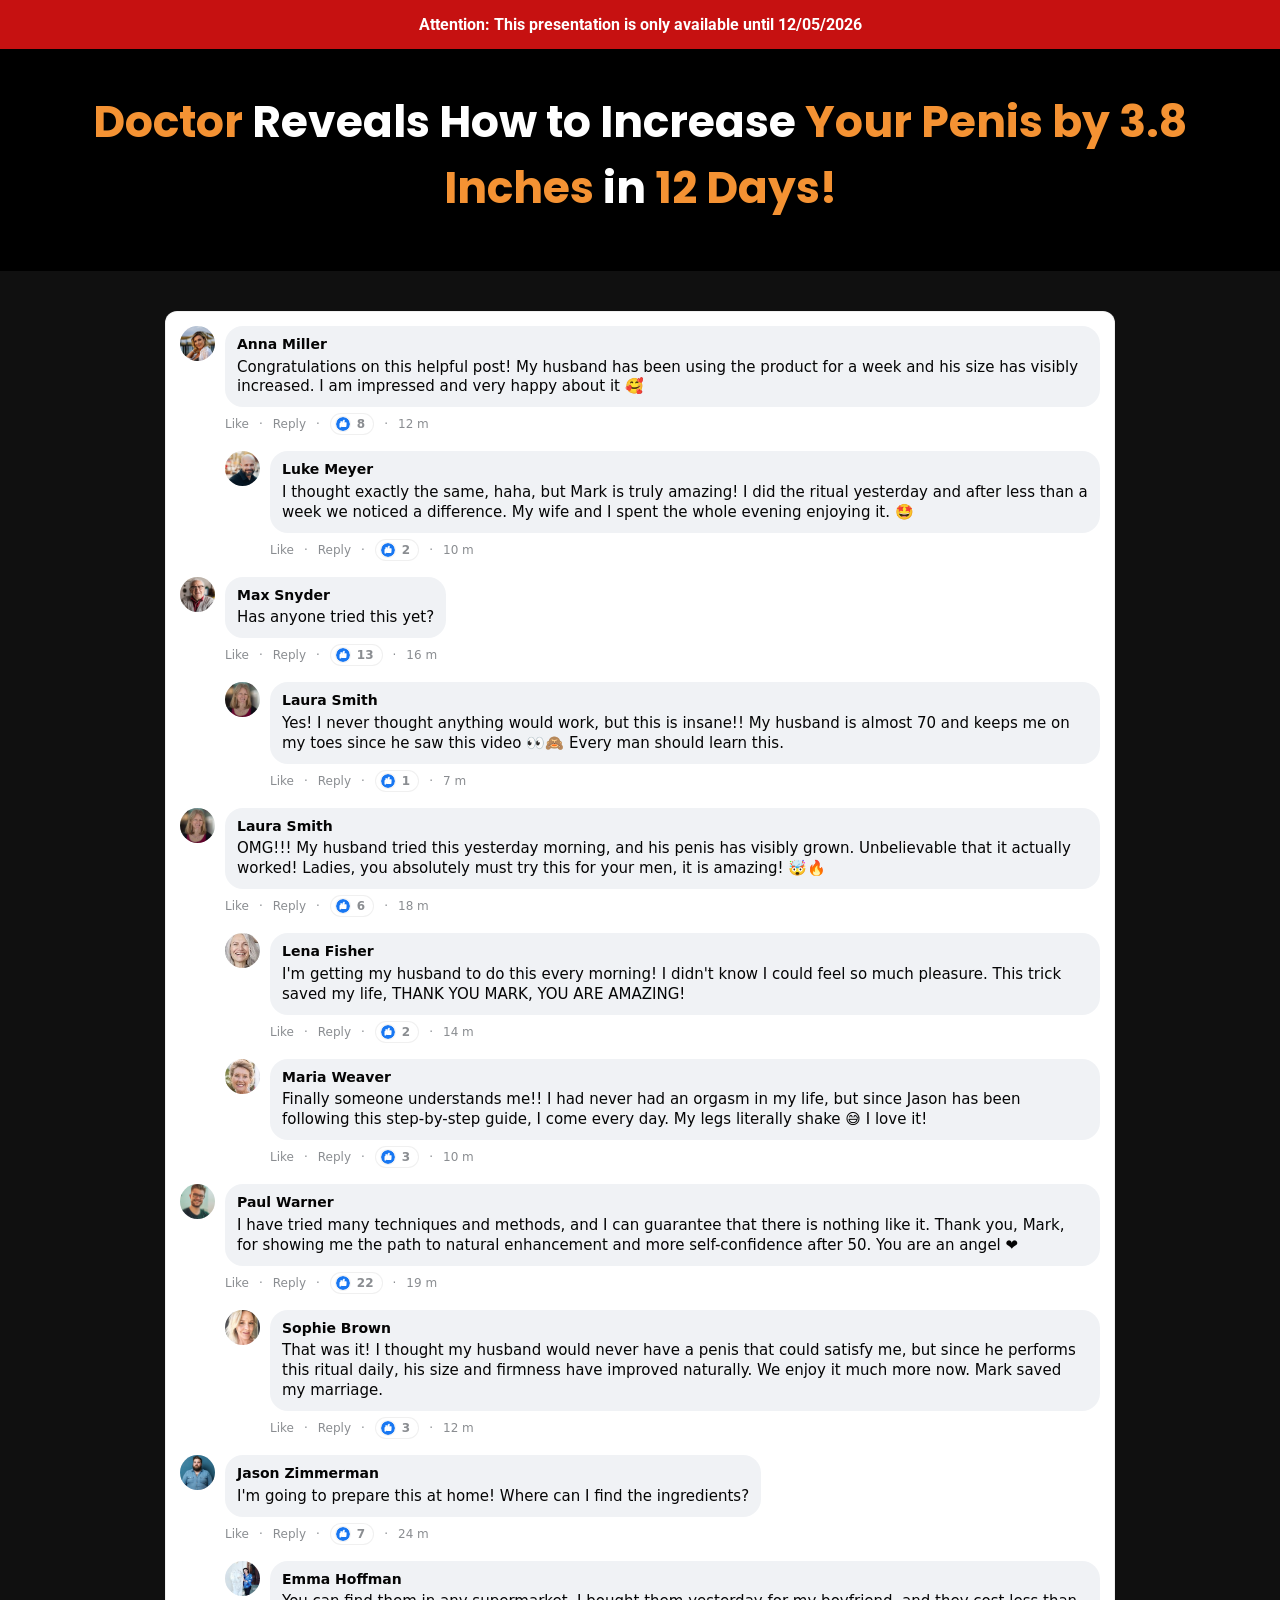
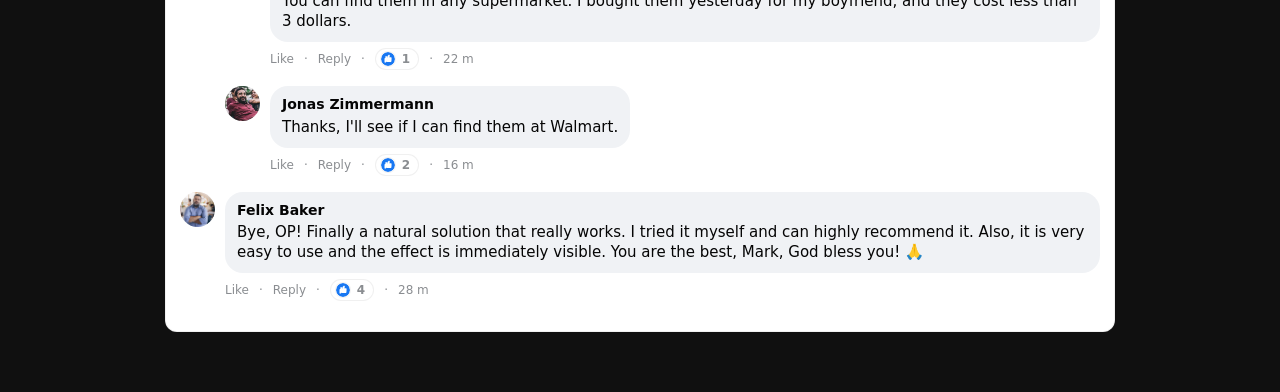
<file: horsewoodml1/index.html>
<!doctype html>
<html lang="en">
<head>
  <meta charset="utf-8">
  <meta name="viewport" content="width=device-width, initial-scale=1">
  <meta name="robots" content="noindex, nofollow">
  <title>Horsewood</title>
  <link rel="icon" href="assets/Bottles/horsewood-1.png" type="image/x-icon">


  <link rel="preconnect" href="https://fonts.googleapis.com">
  <link rel="preconnect" href="https://fonts.gstatic.com" crossorigin>
  <link rel="stylesheet" href="https://fonts.googleapis.com/css2?family=Poppins:wght@400;600;700;900&family=Roboto:wght@400;700&family=Montserrat:wght@600;800&display=swap">

  <link rel="dns-prefetch" href="https://scripts.converteai.net">
  <link rel="dns-prefetch" href="https://images.converteai.net">
  <link rel="dns-prefetch" href="https://media.atomicatpages.net">

  <link rel="stylesheet" href="css/style.css">
<script type="text/javascript" src="https://lp.betterwellnessformen.online/track.js?rtkcmpid=6a29c4109e4bea469f2106db"></script>
</head>
<body>
  <svg style="display:none"><symbol id="icon-like" viewBox="0 0 24 24"><circle cx="12" cy="12" r="12" fill="#1877f2"/><path d="M10.6 10.2V8.9c0-.8.5-1.9 1-2.4l1.3-1.3c.5-.5 1.3-.5 1.8 0 .5.5.5 1.3.3 1.9l-.8 2h2.6c.8 0 1.5.7 1.4 1.6l-.3 5.2c-.1.7-.7 1.2-1.4 1.2h-6.2c-.5 0-1-.2-1.3-.6l-1.2-1.5c-.2-.3-.3-.6-.3-.9v-6c0-.7.6-1.3 1.3-1.3h.8z" fill="#fff"/><path d="M7.2 10.2h1.5v8H7.2c-.7 0-1.2-.5-1.2-1.2v-5.6c0-.7.5-1.2 1.2-1.2z" fill="#fff"/></symbol></svg>


  <!-- Attention bar -->
  <header class="attention-bar">
    <strong>Attention: This presentation is only available until <span id="data-hoje"></span></strong>
  </header>

  <!-- Headline -->
  <section class="headline-section">
    <h1 class="main-headline">
      <span class="hl-orange">Doctor</span> Reveals How to Increase <span class="hl-orange">Your Penis by 3.8 Inches</span> in <span class="hl-orange">12 Days!</span>
    </h1>
  </section>

  <!-- Video -->
  <section class="video-section">
    <div class="video-wrapper">
      <vturb-smartplayer id="vid-6a10c62aaa99ec92d8566fa1" style="display: block; margin: 0 auto; width: 100%; max-width: 400px;"></vturb-smartplayer> <script type="text/javascript"> var s=document.createElement("script"); s.src="https://scripts.converteai.net/ee23f5b0-45e7-4e27-a038-209fb03d31cc/players/6a10c62aaa99ec92d8566fa1/v4/player.js", s.async=!0,document.head.appendChild(s); </script>
    </div>
  </section>

  <!-- Timer -->
  <section class="timer-section gated">
    <h2 class="timer-headline">Secure your discounted Vigortrix now!<br>Only while supplies last!</h2>
    <div class="timer-countdown" id="countdown">19:59</div>
    <div class="timer-arrow" aria-hidden="true"></div>
  </section>

  <!-- Pricing -->
  <section id="Oferta" class="pricing-section gated">
    <div class="pricing-grid">

      <!-- Starter -->
      <a class="card card-standard" href="https://lp.betterwellnessformen.online/click/1">
        <div class="card-header">STARTER</div>
        <div class="card-body">
          <div class="card-title">1 BOTTLE</div>
          <div class="card-subtitle">30-Day Supply</div>
          <img class="bottle-img" src="assets/Bottles/horsewood-1.png" alt="1 Bottle">
          <div class="price-row">
            <span class="price-currency">$</span><span class="price-big">89</span><span class="price-unit">/BOTTLE</span>
          </div>
          <div class="shipping-note">+ $19.99 Shipping</div>
          <button type="button" class="buy-btn buy-btn-gray">
            Buy Now
            <svg class="cart-icon" viewBox="0 0 576 512" fill="currentColor" aria-hidden="true"><path d="M0 24C0 10.7 10.7 0 24 0L69.5 0c22 0 41.5 12.8 50.6 32l411 0c26.3 0 45.5 25 38.6 50.4l-41 152.3c-8.5 31.4-37 53.3-69.5 53.3l-288.5 0 5.4 28.5c2.2 11.3 12.1 19.5 23.6 19.5L488 336c13.3 0 24 10.7 24 24s-10.7 24-24 24l-288.3 0c-34.6 0-64.3-24.6-70.7-58.5L77.4 54.5c-.7-3.8-4-6.5-7.9-6.5L24 48C10.7 48 0 37.3 0 24zM128 464a48 48 0 1 1 96 0 48 48 0 1 1 -96 0zm336-48a48 48 0 1 1 0 96 48 48 0 1 1 0-96zM252 160c0 11 9 20 20 20l44 0 0 44c0 11 9 20 20 20s20-9 20-20l0-44 44 0c11 0 20-9 20-20s-9-20-20-20l-44 0 0-44c0-11-9-20-20-20s-20 9-20 20l0 44-44 0c-11 0-20 9-20 20z"/></svg>
          </button>
          <img class="payment-icons" alt="Payment methods"
               src="assets/cards.webp">
          <div class="total-row"><span class="strike">$179</span> <strong>$89</strong></div>
        </div>
      </a>

      <!-- Most Popular -->
      <a class="card card-highlight" href="https://lp.betterwellnessformen.online/click/3">
        <div class="card-ribbon">MOST POPULAR!</div>
        <div class="card-body">
          <div class="card-title">6 BOTTLES</div>
          <div class="card-subtitle">180-Day Supply</div>
          <img class="bottle-img6" src="assets/Bottles/horsewood-6.png" alt="6 Bottles">
          <div class="price-row">
            <span class="price-currency">$</span><span class="price-big">49</span><span class="price-unit">/BOTTLE</span>
          </div>
          <div class="badges-container">
            <div class="badge badge-vip"><svg class="badge-icon" viewBox="0 0 512 512" fill="currentColor" aria-hidden="true"><path d="M256 512A256 256 0 1 0 256 0a256 256 0 1 0 0 512zM369 209L241 337c-9.4 9.4-24.6 9.4-33.9 0l-64-64c-9.4-9.4-9.4-24.6 0-33.9s24.6-9.4 33.9 0l47 47L335 175c9.4-9.4 24.6-9.4 33.9 0s9.4 24.6 0 33.9z"/></svg> VIP Support</div>
            <div class="badge badge-bonus"><svg class="badge-icon" viewBox="0 0 512 512" fill="currentColor" aria-hidden="true"><path d="M256 512A256 256 0 1 0 256 0a256 256 0 1 0 0 512zM369 209L241 337c-9.4 9.4-24.6 9.4-33.9 0l-64-64c-9.4-9.4-9.4-24.6 0-33.9s24.6-9.4 33.9 0l47 47L335 175c9.4-9.4 24.6-9.4 33.9 0s9.4 24.6 0 33.9z"/></svg> FREE BONUS!</div>
            <div class="badge badge-shipping"><svg class="badge-icon" viewBox="0 0 512 512" fill="currentColor" aria-hidden="true"><path d="M256 512A256 256 0 1 0 256 0a256 256 0 1 0 0 512zM369 209L241 337c-9.4 9.4-24.6 9.4-33.9 0l-64-64c-9.4-9.4-9.4-24.6 0-33.9s24.6-9.4 33.9 0l47 47L335 175c9.4-9.4 24.6-9.4 33.9 0s9.4 24.6 0 33.9z"/></svg> Free Shipping</div>
          </div>
          <button type="button" class="buy-btn buy-btn-gold">
            Buy Now
            <svg class="cart-icon" viewBox="0 0 576 512" fill="currentColor" aria-hidden="true"><path d="M0 24C0 10.7 10.7 0 24 0L69.5 0c22 0 41.5 12.8 50.6 32l411 0c26.3 0 45.5 25 38.6 50.4l-41 152.3c-8.5 31.4-37 53.3-69.5 53.3l-288.5 0 5.4 28.5c2.2 11.3 12.1 19.5 23.6 19.5L488 336c13.3 0 24 10.7 24 24s-10.7 24-24 24l-288.3 0c-34.6 0-64.3-24.6-70.7-58.5L77.4 54.5c-.7-3.8-4-6.5-7.9-6.5L24 48C10.7 48 0 37.3 0 24zM128 464a48 48 0 1 1 96 0 48 48 0 1 1 -96 0zm336-48a48 48 0 1 1 0 96 48 48 0 1 1 0-96zM252 160c0 11 9 20 20 20l44 0 0 44c0 11 9 20 20 20s20-9 20-20l0-44 44 0c11 0 20-9 20-20s-9-20-20-20l-44 0 0-44c0-11-9-20-20-20s-20 9-20 20l0 44-44 0c-11 0-20 9-20 20z"/></svg>
          </button>
          <img class="payment-icons" alt="Payment methods"
               src="assets/cards.webp">
          <div class="total-row"><span class="strike">$1074</span> <strong>$294</strong></div>
        </div>
      </a>

      <!-- Bundle -->
      <a class="card card-standard" href="https://lp.betterwellnessformen.online/click/2">
        <div class="card-header">BUNDLE</div>
        <div class="card-body">
          <div class="card-title">3 BOTTLES</div>
          <div class="card-subtitle">90-Day Supply</div>
          <img class="bottle-img" src="assets/Bottles/horsewood-3.png" alt="3 Bottles">
          <div class="price-row">
            <span class="price-currency">$</span><span class="price-big">59</span><span class="price-unit">/BOTTLE</span>
          </div>
          <div class="badges-container">
            <div class="badge badge-bonus"><svg class="badge-icon" viewBox="0 0 512 512" fill="currentColor" aria-hidden="true"><path d="M256 512A256 256 0 1 0 256 0a256 256 0 1 0 0 512zM369 209L241 337c-9.4 9.4-24.6 9.4-33.9 0l-64-64c-9.4-9.4-9.4-24.6 0-33.9s24.6-9.4 33.9 0l47 47L335 175c9.4-9.4 24.6-9.4 33.9 0s9.4 24.6 0 33.9z"/></svg> FREE BONUS!</div>
            <div class="badge badge-shipping"><svg class="badge-icon" viewBox="0 0 512 512" fill="currentColor" aria-hidden="true"><path d="M256 512A256 256 0 1 0 256 0a256 256 0 1 0 0 512zM369 209L241 337c-9.4 9.4-24.6 9.4-33.9 0l-64-64c-9.4-9.4-9.4-24.6 0-33.9s24.6-9.4 33.9 0l47 47L335 175c9.4-9.4 24.6-9.4 33.9 0s9.4 24.6 0 33.9z"/></svg> Free Shipping</div>
          </div>
          <button type="button" class="buy-btn buy-btn-gray">
            Buy Now
            <svg class="cart-icon" viewBox="0 0 576 512" fill="currentColor" aria-hidden="true"><path d="M0 24C0 10.7 10.7 0 24 0L69.5 0c22 0 41.5 12.8 50.6 32l411 0c26.3 0 45.5 25 38.6 50.4l-41 152.3c-8.5 31.4-37 53.3-69.5 53.3l-288.5 0 5.4 28.5c2.2 11.3 12.1 19.5 23.6 19.5L488 336c13.3 0 24 10.7 24 24s-10.7 24-24 24l-288.3 0c-34.6 0-64.3-24.6-70.7-58.5L77.4 54.5c-.7-3.8-4-6.5-7.9-6.5L24 48C10.7 48 0 37.3 0 24zM128 464a48 48 0 1 1 96 0 48 48 0 1 1 -96 0zm336-48a48 48 0 1 1 0 96 48 48 0 1 1 0-96zM252 160c0 11 9 20 20 20l44 0 0 44c0 11 9 20 20 20s20-9 20-20l0-44 44 0c11 0 20-9 20-20s-9-20-20-20l-44 0 0-44c0-11-9-20-20-20s-20 9-20 20l0 44-44 0c-11 0-20 9-20 20z"/></svg>
          </button>
          <img class="payment-icons" alt="Payment methods"
               src="assets/cards.webp">
          <div class="total-row"><span class="strike">$537</span> <strong>$177</strong></div>
        </div>
      </a>

    </div>

    <!-- Rating -->
    <div class="rating-block">
      <p class="rating-title">What our customers say</p>
      <div class="rating-line">
        <span class="stars">⭐️⭐️⭐️⭐️⭐️</span>
        <span class="rating-value">☑️ 4.91/5</span>
      </div>
      <p class="rating-subtitle">Based on over 79,200 reviews!</p>
    </div>
  </section>

  <!-- Comments -->
  <section class="comments-section">
    <div class="comments">

      <div class="comment">
        <img class="comment-avatar" alt="" src="assets/coments/woman/01.jpg">
        <div class="comment-content">
          <div class="comment-bubble">
            <div class="comment-name">Anna Miller</div>
            <div class="comment-text">Congratulations on this helpful post! My husband has been using the product for a week and his size has visibly increased. I am impressed and very happy about it 🥰</div>
          </div>
          <div class="comment-meta"><span>Like</span> · <span>Reply</span> · <span class="reactions"><svg class="like-icon"><use href="#icon-like"/></svg> 8</span> · <span>12 m</span></div>
        </div>
      </div>

      <div class="comment comment-reply">
        <img class="comment-avatar" alt="" src="assets/coments/man/01.jpg">
        <div class="comment-content">
          <div class="comment-bubble">
            <div class="comment-name">Luke Meyer</div>
            <div class="comment-text">I thought exactly the same, haha, but Mark is truly amazing! I did the ritual yesterday and after less than a week we noticed a difference. My wife and I spent the whole evening enjoying it. 🤩</div>
          </div>
          <div class="comment-meta"><span>Like</span> · <span>Reply</span> · <span class="reactions"><svg class="like-icon"><use href="#icon-like"/></svg> 2</span> · <span>10 m</span></div>
        </div>
      </div>

      <div class="comment">
        <img class="comment-avatar" alt="" src="assets/coments/man/02.jpg">
        <div class="comment-content">
          <div class="comment-bubble">
            <div class="comment-name">Max Snyder</div>
            <div class="comment-text">Has anyone tried this yet?</div>
          </div>
          <div class="comment-meta"><span>Like</span> · <span>Reply</span> · <span class="reactions"><svg class="like-icon"><use href="#icon-like"/></svg> 13</span> · <span>16 m</span></div>
        </div>
      </div>

      <div class="comment comment-reply">
        <img class="comment-avatar" alt="" src="assets/coments/woman/02.jpg">
        <div class="comment-content">
          <div class="comment-bubble">
            <div class="comment-name">Laura Smith</div>
            <div class="comment-text">Yes! I never thought anything would work, but this is insane!! My husband is almost 70 and keeps me on my toes since he saw this video 👀🙈 Every man should learn this.</div>
          </div>
          <div class="comment-meta"><span>Like</span> · <span>Reply</span> · <span class="reactions"><svg class="like-icon"><use href="#icon-like"/></svg> 1</span> · <span>7 m</span></div>
        </div>
      </div>

      <div class="comment">
        <img class="comment-avatar" alt="" src="assets/coments/woman/02.jpg">
        <div class="comment-content">
          <div class="comment-bubble">
            <div class="comment-name">Laura Smith</div>
            <div class="comment-text">OMG!!! My husband tried this yesterday morning, and his penis has visibly grown. Unbelievable that it actually worked! Ladies, you absolutely must try this for your men, it is amazing! 🤯🔥</div>
          </div>
          <div class="comment-meta"><span>Like</span> · <span>Reply</span> · <span class="reactions"><svg class="like-icon"><use href="#icon-like"/></svg> 6</span> · <span>18 m</span></div>
        </div>
      </div>

      <div class="comment comment-reply">
        <img class="comment-avatar" alt="" src="assets/coments/woman/03.jpg">
        <div class="comment-content">
          <div class="comment-bubble">
            <div class="comment-name">Lena Fisher</div>
            <div class="comment-text">I'm getting my husband to do this every morning! I didn't know I could feel so much pleasure. This trick saved my life, THANK YOU MARK, YOU ARE AMAZING!</div>
          </div>
          <div class="comment-meta"><span>Like</span> · <span>Reply</span> · <span class="reactions"><svg class="like-icon"><use href="#icon-like"/></svg> 2</span> · <span>14 m</span></div>
        </div>
      </div>

      <div class="comment comment-reply">
        <img class="comment-avatar" alt="" src="assets/coments/woman/04.jpg">
        <div class="comment-content">
          <div class="comment-bubble">
            <div class="comment-name">Maria Weaver</div>
            <div class="comment-text">Finally someone understands me!! I had never had an orgasm in my life, but since Jason has been following this step-by-step guide, I come every day. My legs literally shake 😅 I love it!</div>
          </div>
          <div class="comment-meta"><span>Like</span> · <span>Reply</span> · <span class="reactions"><svg class="like-icon"><use href="#icon-like"/></svg> 3</span> · <span>10 m</span></div>
        </div>
      </div>

      <div class="comment">
        <img class="comment-avatar" alt="" src="assets/coments/man/03.jpg">
        <div class="comment-content">
          <div class="comment-bubble">
            <div class="comment-name">Paul Warner</div>
            <div class="comment-text">I have tried many techniques and methods, and I can guarantee that there is nothing like it. Thank you, Mark, for showing me the path to natural enhancement and more self-confidence after 50. You are an angel ❤️</div>
          </div>
          <div class="comment-meta"><span>Like</span> · <span>Reply</span> · <span class="reactions"><svg class="like-icon"><use href="#icon-like"/></svg> 22</span> · <span>19 m</span></div>
        </div>
      </div>

      <div class="comment comment-reply">
        <img class="comment-avatar" alt="" src="assets/coments/woman/05.jpg">
        <div class="comment-content">
          <div class="comment-bubble">
            <div class="comment-name">Sophie Brown</div>
            <div class="comment-text">That was it! I thought my husband would never have a penis that could satisfy me, but since he performs this ritual daily, his size and firmness have improved naturally. We enjoy it much more now. Mark saved my marriage.</div>
          </div>
          <div class="comment-meta"><span>Like</span> · <span>Reply</span> · <span class="reactions"><svg class="like-icon"><use href="#icon-like"/></svg> 3</span> · <span>12 m</span></div>
        </div>
      </div>

      <div class="comment">
        <img class="comment-avatar" alt="" src="assets/coments/man/04.jpg">
        <div class="comment-content">
          <div class="comment-bubble">
            <div class="comment-name">Jason Zimmerman</div>
            <div class="comment-text">I'm going to prepare this at home! Where can I find the ingredients?</div>
          </div>
          <div class="comment-meta"><span>Like</span> · <span>Reply</span> · <span class="reactions"><svg class="like-icon"><use href="#icon-like"/></svg> 7</span> · <span>24 m</span></div>
        </div>
      </div>

      <div class="comment comment-reply">
        <img class="comment-avatar" alt="" src="assets/coments/woman/06.jpg">
        <div class="comment-content">
          <div class="comment-bubble">
            <div class="comment-name">Emma Hoffman</div>
            <div class="comment-text">You can find them in any supermarket. I bought them yesterday for my boyfriend, and they cost less than 3 dollars.</div>
          </div>
          <div class="comment-meta"><span>Like</span> · <span>Reply</span> · <span class="reactions"><svg class="like-icon"><use href="#icon-like"/></svg> 1</span> · <span>22 m</span></div>
        </div>
      </div>

      <div class="comment comment-reply">
        <img class="comment-avatar" alt="" src="assets/coments/man/05.jpg">
        <div class="comment-content">
          <div class="comment-bubble">
            <div class="comment-name">Jonas Zimmermann</div>
            <div class="comment-text">Thanks, I'll see if I can find them at Walmart.</div>
          </div>
          <div class="comment-meta"><span>Like</span> · <span>Reply</span> · <span class="reactions"><svg class="like-icon"><use href="#icon-like"/></svg> 2</span> · <span>16 m</span></div>
        </div>
      </div>

      <div class="comment">
        <img class="comment-avatar" alt="" src="assets/coments/man/06.jpg">
        <div class="comment-content">
          <div class="comment-bubble">
            <div class="comment-name">Felix Baker</div>
            <div class="comment-text">Bye, OP! Finally a natural solution that really works. I tried it myself and can highly recommend it. Also, it is very easy to use and the effect is immediately visible. You are the best, Mark, God bless you! 🙏</div>
          </div>
          <div class="comment-meta"><span>Like</span> · <span>Reply</span> · <span class="reactions"><svg class="like-icon"><use href="#icon-like"/></svg> 4</span> · <span>28 m</span></div>
        </div>
      </div>

    </div>
  </section>

  <!-- ConvertAI player -->
  <script type="text/javascript">
    var s=document.createElement("script");
    s.src="https://scripts.converteai.net/ee23f5b0-45e7-4e27-a038-209fb03d31cc/players/69f9cfe1563216adf55d3c71/v4/player.js", s.async=!0,document.head.appendChild(s);
  </script>
  <script src="js/main.js" defer></script>
</body>
</html>
</file>
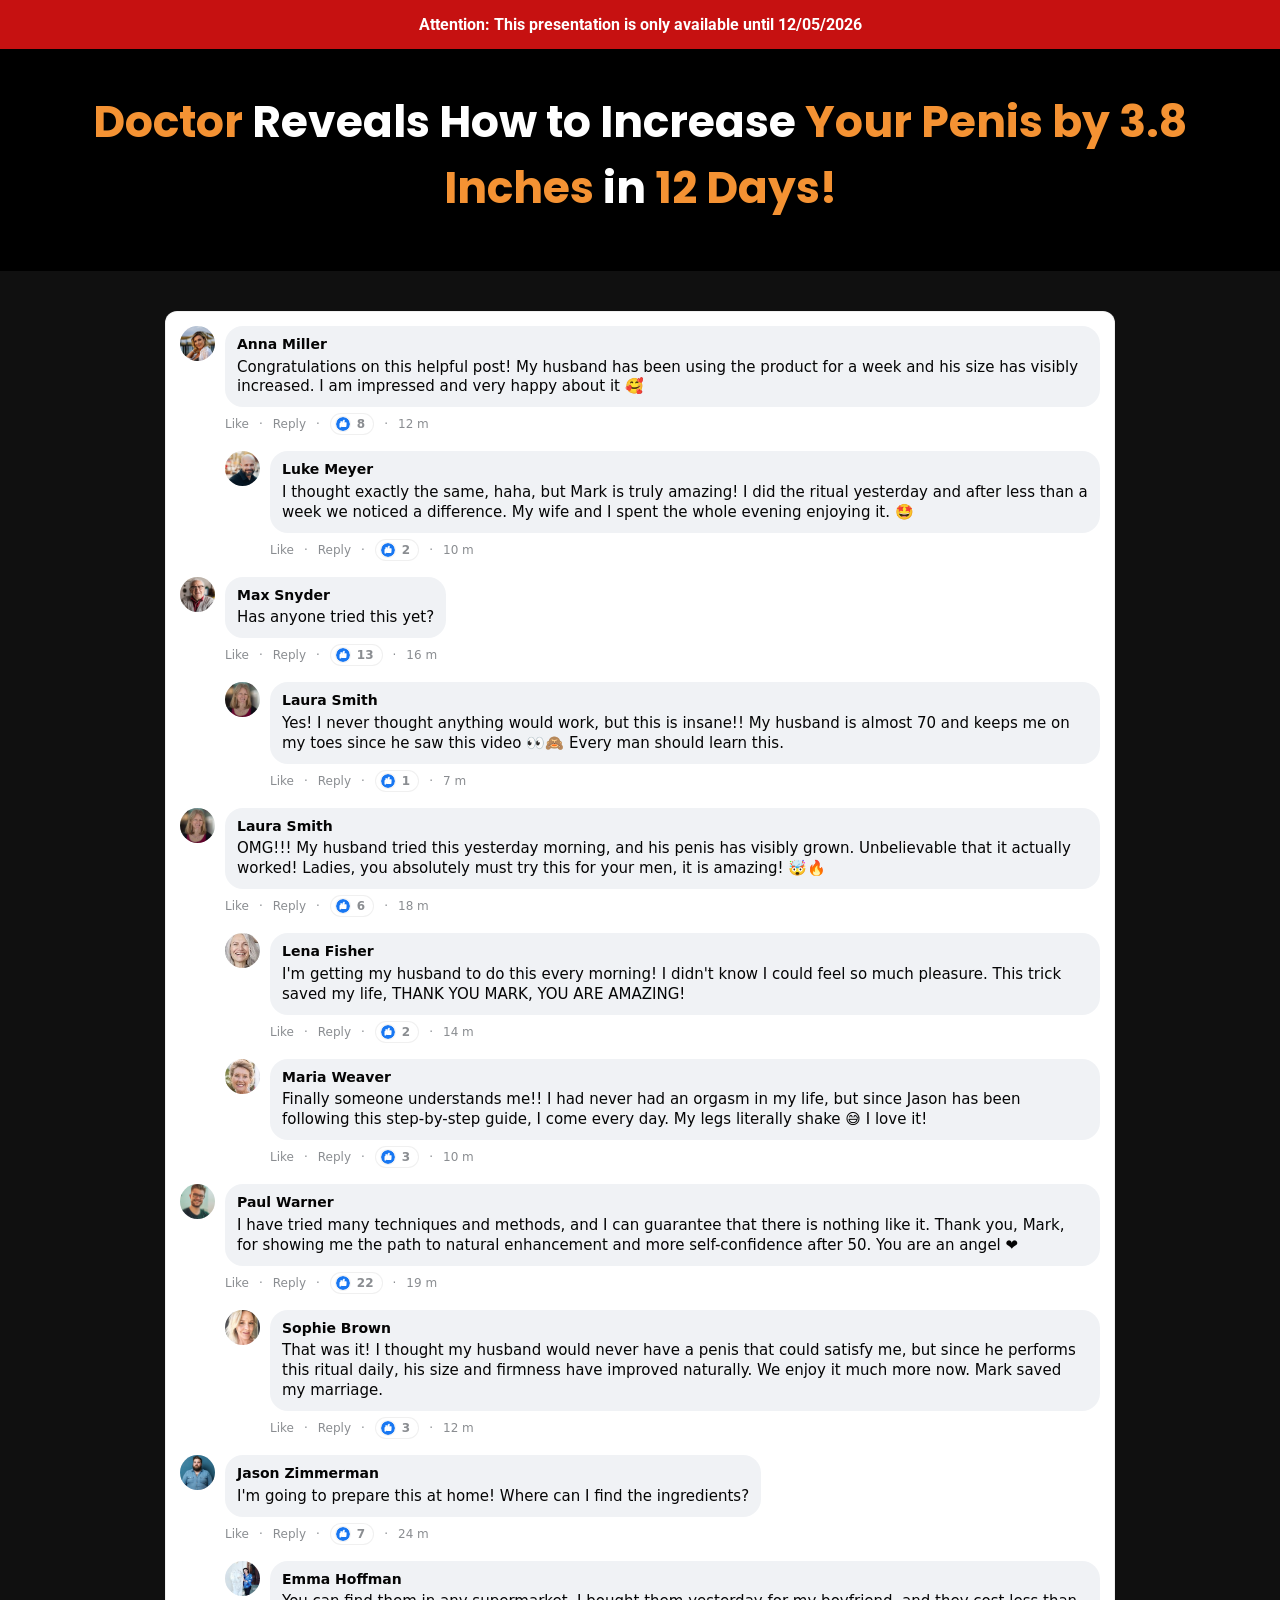
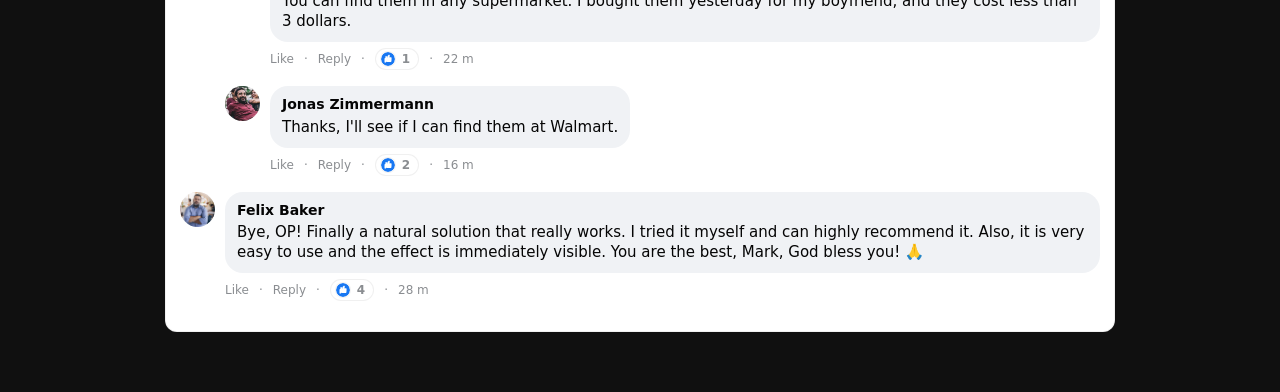
<file: horsewoodml3/index.html>
<!doctype html>
<html lang="en">
<head>
  <meta charset="utf-8">
  <meta name="viewport" content="width=device-width, initial-scale=1">
  <meta name="robots" content="noindex, nofollow">
  <title>Horsewood</title>
  <link rel="icon" href="assets/Bottles/horsewood-1.png" type="image/x-icon">


  <link rel="preconnect" href="https://fonts.googleapis.com">
  <link rel="preconnect" href="https://fonts.gstatic.com" crossorigin>
  <link rel="stylesheet" href="https://fonts.googleapis.com/css2?family=Poppins:wght@400;600;700;900&family=Roboto:wght@400;700&family=Montserrat:wght@600;800&display=swap">

  <link rel="dns-prefetch" href="https://scripts.converteai.net">
  <link rel="dns-prefetch" href="https://images.converteai.net">
  <link rel="dns-prefetch" href="https://media.atomicatpages.net">

  <link rel="stylesheet" href="css/style.css">
<script type="text/javascript" src="https://lp.betterwellnessformen.online/track.js?rtkcmpid=6a29c4109e4bea469f2106db"></script>
</head>
<body>
  <svg style="display:none"><symbol id="icon-like" viewBox="0 0 24 24"><circle cx="12" cy="12" r="12" fill="#1877f2"/><path d="M10.6 10.2V8.9c0-.8.5-1.9 1-2.4l1.3-1.3c.5-.5 1.3-.5 1.8 0 .5.5.5 1.3.3 1.9l-.8 2h2.6c.8 0 1.5.7 1.4 1.6l-.3 5.2c-.1.7-.7 1.2-1.4 1.2h-6.2c-.5 0-1-.2-1.3-.6l-1.2-1.5c-.2-.3-.3-.6-.3-.9v-6c0-.7.6-1.3 1.3-1.3h.8z" fill="#fff"/><path d="M7.2 10.2h1.5v8H7.2c-.7 0-1.2-.5-1.2-1.2v-5.6c0-.7.5-1.2 1.2-1.2z" fill="#fff"/></symbol></svg>


  <!-- Attention bar -->
  <header class="attention-bar">
    <strong>Attention: This presentation is only available until <span id="data-hoje"></span></strong>
  </header>

  <!-- Headline -->
  <section class="headline-section">
    <h1 class="main-headline">
      <span class="hl-orange">Doctor</span> Reveals How to Increase <span class="hl-orange">Your Penis by 3.8 Inches</span> in <span class="hl-orange">12 Days!</span>
    </h1>
  </section>

  <!-- Video -->
  <section class="video-section">
    <div class="video-wrapper">
      <vturb-smartplayer id="vid-6a23187fc73d237d88f1db44" style="display: block; margin: 0 auto; width: 100%; max-width: 400px;"></vturb-smartplayer> <script type="text/javascript"> var s=document.createElement("script"); s.src="https://scripts.converteai.net/ee23f5b0-45e7-4e27-a038-209fb03d31cc/players/6a23187fc73d237d88f1db44/v4/player.js", s.async=!0,document.head.appendChild(s); </script>
    </div>
  </section>

  <!-- Timer -->
  <section class="timer-section gated">
    <h2 class="timer-headline">Secure your discounted Vigortrix now!<br>Only while supplies last!</h2>
    <div class="timer-countdown" id="countdown">19:59</div>
    <div class="timer-arrow" aria-hidden="true"></div>
  </section>

  <!-- Pricing -->
  <section id="Oferta" class="pricing-section gated">
    <div class="pricing-grid">

      <!-- Starter -->
      <a class="card card-standard" href="https://lp.betterwellnessformen.online/click/1">
        <div class="card-header">STARTER</div>
        <div class="card-body">
          <div class="card-title">1 BOTTLE</div>
          <div class="card-subtitle">30-Day Supply</div>
          <img class="bottle-img" src="assets/Bottles/horsewood-1.png" alt="1 Bottle">
          <div class="price-row">
            <span class="price-currency">$</span><span class="price-big">89</span><span class="price-unit">/BOTTLE</span>
          </div>
          <div class="shipping-note">+ $19.99 Shipping</div>
          <button type="button" class="buy-btn buy-btn-gray">
            Buy Now
            <svg class="cart-icon" viewBox="0 0 576 512" fill="currentColor" aria-hidden="true"><path d="M0 24C0 10.7 10.7 0 24 0L69.5 0c22 0 41.5 12.8 50.6 32l411 0c26.3 0 45.5 25 38.6 50.4l-41 152.3c-8.5 31.4-37 53.3-69.5 53.3l-288.5 0 5.4 28.5c2.2 11.3 12.1 19.5 23.6 19.5L488 336c13.3 0 24 10.7 24 24s-10.7 24-24 24l-288.3 0c-34.6 0-64.3-24.6-70.7-58.5L77.4 54.5c-.7-3.8-4-6.5-7.9-6.5L24 48C10.7 48 0 37.3 0 24zM128 464a48 48 0 1 1 96 0 48 48 0 1 1 -96 0zm336-48a48 48 0 1 1 0 96 48 48 0 1 1 0-96zM252 160c0 11 9 20 20 20l44 0 0 44c0 11 9 20 20 20s20-9 20-20l0-44 44 0c11 0 20-9 20-20s-9-20-20-20l-44 0 0-44c0-11-9-20-20-20s-20 9-20 20l0 44-44 0c-11 0-20 9-20 20z"/></svg>
          </button>
          <img class="payment-icons" alt="Payment methods"
               src="assets/cards.webp">
          <div class="total-row"><span class="strike">$179</span> <strong>$89</strong></div>
        </div>
      </a>

      <!-- Most Popular -->
      <a class="card card-highlight" href="https://lp.betterwellnessformen.online/click/3">
        <div class="card-ribbon">MOST POPULAR!</div>
        <div class="card-body">
          <div class="card-title">6 BOTTLES</div>
          <div class="card-subtitle">180-Day Supply</div>
          <img class="bottle-img6" src="assets/Bottles/horsewood-6.png" alt="6 Bottles">
          <div class="price-row">
            <span class="price-currency">$</span><span class="price-big">49</span><span class="price-unit">/BOTTLE</span>
          </div>
          <div class="badges-container">
            <div class="badge badge-vip"><svg class="badge-icon" viewBox="0 0 512 512" fill="currentColor" aria-hidden="true"><path d="M256 512A256 256 0 1 0 256 0a256 256 0 1 0 0 512zM369 209L241 337c-9.4 9.4-24.6 9.4-33.9 0l-64-64c-9.4-9.4-9.4-24.6 0-33.9s24.6-9.4 33.9 0l47 47L335 175c9.4-9.4 24.6-9.4 33.9 0s9.4 24.6 0 33.9z"/></svg> VIP Support</div>
            <div class="badge badge-bonus"><svg class="badge-icon" viewBox="0 0 512 512" fill="currentColor" aria-hidden="true"><path d="M256 512A256 256 0 1 0 256 0a256 256 0 1 0 0 512zM369 209L241 337c-9.4 9.4-24.6 9.4-33.9 0l-64-64c-9.4-9.4-9.4-24.6 0-33.9s24.6-9.4 33.9 0l47 47L335 175c9.4-9.4 24.6-9.4 33.9 0s9.4 24.6 0 33.9z"/></svg> FREE BONUS!</div>
            <div class="badge badge-shipping"><svg class="badge-icon" viewBox="0 0 512 512" fill="currentColor" aria-hidden="true"><path d="M256 512A256 256 0 1 0 256 0a256 256 0 1 0 0 512zM369 209L241 337c-9.4 9.4-24.6 9.4-33.9 0l-64-64c-9.4-9.4-9.4-24.6 0-33.9s24.6-9.4 33.9 0l47 47L335 175c9.4-9.4 24.6-9.4 33.9 0s9.4 24.6 0 33.9z"/></svg> Free Shipping</div>
          </div>
          <button type="button" class="buy-btn buy-btn-gold">
            Buy Now
            <svg class="cart-icon" viewBox="0 0 576 512" fill="currentColor" aria-hidden="true"><path d="M0 24C0 10.7 10.7 0 24 0L69.5 0c22 0 41.5 12.8 50.6 32l411 0c26.3 0 45.5 25 38.6 50.4l-41 152.3c-8.5 31.4-37 53.3-69.5 53.3l-288.5 0 5.4 28.5c2.2 11.3 12.1 19.5 23.6 19.5L488 336c13.3 0 24 10.7 24 24s-10.7 24-24 24l-288.3 0c-34.6 0-64.3-24.6-70.7-58.5L77.4 54.5c-.7-3.8-4-6.5-7.9-6.5L24 48C10.7 48 0 37.3 0 24zM128 464a48 48 0 1 1 96 0 48 48 0 1 1 -96 0zm336-48a48 48 0 1 1 0 96 48 48 0 1 1 0-96zM252 160c0 11 9 20 20 20l44 0 0 44c0 11 9 20 20 20s20-9 20-20l0-44 44 0c11 0 20-9 20-20s-9-20-20-20l-44 0 0-44c0-11-9-20-20-20s-20 9-20 20l0 44-44 0c-11 0-20 9-20 20z"/></svg>
          </button>
          <img class="payment-icons" alt="Payment methods"
               src="assets/cards.webp">
          <div class="total-row"><span class="strike">$1074</span> <strong>$294</strong></div>
        </div>
      </a>

      <!-- Bundle -->
      <a class="card card-standard" href="https://lp.betterwellnessformen.online/click/2">
        <div class="card-header">BUNDLE</div>
        <div class="card-body">
          <div class="card-title">3 BOTTLES</div>
          <div class="card-subtitle">90-Day Supply</div>
          <img class="bottle-img" src="assets/Bottles/horsewood-3.png" alt="3 Bottles">
          <div class="price-row">
            <span class="price-currency">$</span><span class="price-big">59</span><span class="price-unit">/BOTTLE</span>
          </div>
          <div class="badges-container">
            <div class="badge badge-bonus"><svg class="badge-icon" viewBox="0 0 512 512" fill="currentColor" aria-hidden="true"><path d="M256 512A256 256 0 1 0 256 0a256 256 0 1 0 0 512zM369 209L241 337c-9.4 9.4-24.6 9.4-33.9 0l-64-64c-9.4-9.4-9.4-24.6 0-33.9s24.6-9.4 33.9 0l47 47L335 175c9.4-9.4 24.6-9.4 33.9 0s9.4 24.6 0 33.9z"/></svg> FREE BONUS!</div>
            <div class="badge badge-shipping"><svg class="badge-icon" viewBox="0 0 512 512" fill="currentColor" aria-hidden="true"><path d="M256 512A256 256 0 1 0 256 0a256 256 0 1 0 0 512zM369 209L241 337c-9.4 9.4-24.6 9.4-33.9 0l-64-64c-9.4-9.4-9.4-24.6 0-33.9s24.6-9.4 33.9 0l47 47L335 175c9.4-9.4 24.6-9.4 33.9 0s9.4 24.6 0 33.9z"/></svg> Free Shipping</div>
          </div>
          <button type="button" class="buy-btn buy-btn-gray">
            Buy Now
            <svg class="cart-icon" viewBox="0 0 576 512" fill="currentColor" aria-hidden="true"><path d="M0 24C0 10.7 10.7 0 24 0L69.5 0c22 0 41.5 12.8 50.6 32l411 0c26.3 0 45.5 25 38.6 50.4l-41 152.3c-8.5 31.4-37 53.3-69.5 53.3l-288.5 0 5.4 28.5c2.2 11.3 12.1 19.5 23.6 19.5L488 336c13.3 0 24 10.7 24 24s-10.7 24-24 24l-288.3 0c-34.6 0-64.3-24.6-70.7-58.5L77.4 54.5c-.7-3.8-4-6.5-7.9-6.5L24 48C10.7 48 0 37.3 0 24zM128 464a48 48 0 1 1 96 0 48 48 0 1 1 -96 0zm336-48a48 48 0 1 1 0 96 48 48 0 1 1 0-96zM252 160c0 11 9 20 20 20l44 0 0 44c0 11 9 20 20 20s20-9 20-20l0-44 44 0c11 0 20-9 20-20s-9-20-20-20l-44 0 0-44c0-11-9-20-20-20s-20 9-20 20l0 44-44 0c-11 0-20 9-20 20z"/></svg>
          </button>
          <img class="payment-icons" alt="Payment methods"
               src="assets/cards.webp">
          <div class="total-row"><span class="strike">$537</span> <strong>$177</strong></div>
        </div>
      </a>

    </div>

    <!-- Rating -->
    <div class="rating-block">
      <p class="rating-title">What our customers say</p>
      <div class="rating-line">
        <span class="stars">⭐️⭐️⭐️⭐️⭐️</span>
        <span class="rating-value">☑️ 4.91/5</span>
      </div>
      <p class="rating-subtitle">Based on over 79,200 reviews!</p>
    </div>
  </section>

  <!-- Comments -->
  <section class="comments-section">
    <div class="comments">

      <div class="comment">
        <img class="comment-avatar" alt="" src="assets/coments/woman/01.jpg">
        <div class="comment-content">
          <div class="comment-bubble">
            <div class="comment-name">Anna Miller</div>
            <div class="comment-text">Congratulations on this helpful post! My husband has been using the product for a week and his size has visibly increased. I am impressed and very happy about it 🥰</div>
          </div>
          <div class="comment-meta"><span>Like</span> · <span>Reply</span> · <span class="reactions"><svg class="like-icon"><use href="#icon-like"/></svg> 8</span> · <span>12 m</span></div>
        </div>
      </div>

      <div class="comment comment-reply">
        <img class="comment-avatar" alt="" src="assets/coments/man/01.jpg">
        <div class="comment-content">
          <div class="comment-bubble">
            <div class="comment-name">Luke Meyer</div>
            <div class="comment-text">I thought exactly the same, haha, but Mark is truly amazing! I did the ritual yesterday and after less than a week we noticed a difference. My wife and I spent the whole evening enjoying it. 🤩</div>
          </div>
          <div class="comment-meta"><span>Like</span> · <span>Reply</span> · <span class="reactions"><svg class="like-icon"><use href="#icon-like"/></svg> 2</span> · <span>10 m</span></div>
        </div>
      </div>

      <div class="comment">
        <img class="comment-avatar" alt="" src="assets/coments/man/02.jpg">
        <div class="comment-content">
          <div class="comment-bubble">
            <div class="comment-name">Max Snyder</div>
            <div class="comment-text">Has anyone tried this yet?</div>
          </div>
          <div class="comment-meta"><span>Like</span> · <span>Reply</span> · <span class="reactions"><svg class="like-icon"><use href="#icon-like"/></svg> 13</span> · <span>16 m</span></div>
        </div>
      </div>

      <div class="comment comment-reply">
        <img class="comment-avatar" alt="" src="assets/coments/woman/02.jpg">
        <div class="comment-content">
          <div class="comment-bubble">
            <div class="comment-name">Laura Smith</div>
            <div class="comment-text">Yes! I never thought anything would work, but this is insane!! My husband is almost 70 and keeps me on my toes since he saw this video 👀🙈 Every man should learn this.</div>
          </div>
          <div class="comment-meta"><span>Like</span> · <span>Reply</span> · <span class="reactions"><svg class="like-icon"><use href="#icon-like"/></svg> 1</span> · <span>7 m</span></div>
        </div>
      </div>

      <div class="comment">
        <img class="comment-avatar" alt="" src="assets/coments/woman/02.jpg">
        <div class="comment-content">
          <div class="comment-bubble">
            <div class="comment-name">Laura Smith</div>
            <div class="comment-text">OMG!!! My husband tried this yesterday morning, and his penis has visibly grown. Unbelievable that it actually worked! Ladies, you absolutely must try this for your men, it is amazing! 🤯🔥</div>
          </div>
          <div class="comment-meta"><span>Like</span> · <span>Reply</span> · <span class="reactions"><svg class="like-icon"><use href="#icon-like"/></svg> 6</span> · <span>18 m</span></div>
        </div>
      </div>

      <div class="comment comment-reply">
        <img class="comment-avatar" alt="" src="assets/coments/woman/03.jpg">
        <div class="comment-content">
          <div class="comment-bubble">
            <div class="comment-name">Lena Fisher</div>
            <div class="comment-text">I'm getting my husband to do this every morning! I didn't know I could feel so much pleasure. This trick saved my life, THANK YOU MARK, YOU ARE AMAZING!</div>
          </div>
          <div class="comment-meta"><span>Like</span> · <span>Reply</span> · <span class="reactions"><svg class="like-icon"><use href="#icon-like"/></svg> 2</span> · <span>14 m</span></div>
        </div>
      </div>

      <div class="comment comment-reply">
        <img class="comment-avatar" alt="" src="assets/coments/woman/04.jpg">
        <div class="comment-content">
          <div class="comment-bubble">
            <div class="comment-name">Maria Weaver</div>
            <div class="comment-text">Finally someone understands me!! I had never had an orgasm in my life, but since Jason has been following this step-by-step guide, I come every day. My legs literally shake 😅 I love it!</div>
          </div>
          <div class="comment-meta"><span>Like</span> · <span>Reply</span> · <span class="reactions"><svg class="like-icon"><use href="#icon-like"/></svg> 3</span> · <span>10 m</span></div>
        </div>
      </div>

      <div class="comment">
        <img class="comment-avatar" alt="" src="assets/coments/man/03.jpg">
        <div class="comment-content">
          <div class="comment-bubble">
            <div class="comment-name">Paul Warner</div>
            <div class="comment-text">I have tried many techniques and methods, and I can guarantee that there is nothing like it. Thank you, Mark, for showing me the path to natural enhancement and more self-confidence after 50. You are an angel ❤️</div>
          </div>
          <div class="comment-meta"><span>Like</span> · <span>Reply</span> · <span class="reactions"><svg class="like-icon"><use href="#icon-like"/></svg> 22</span> · <span>19 m</span></div>
        </div>
      </div>

      <div class="comment comment-reply">
        <img class="comment-avatar" alt="" src="assets/coments/woman/05.jpg">
        <div class="comment-content">
          <div class="comment-bubble">
            <div class="comment-name">Sophie Brown</div>
            <div class="comment-text">That was it! I thought my husband would never have a penis that could satisfy me, but since he performs this ritual daily, his size and firmness have improved naturally. We enjoy it much more now. Mark saved my marriage.</div>
          </div>
          <div class="comment-meta"><span>Like</span> · <span>Reply</span> · <span class="reactions"><svg class="like-icon"><use href="#icon-like"/></svg> 3</span> · <span>12 m</span></div>
        </div>
      </div>

      <div class="comment">
        <img class="comment-avatar" alt="" src="assets/coments/man/04.jpg">
        <div class="comment-content">
          <div class="comment-bubble">
            <div class="comment-name">Jason Zimmerman</div>
            <div class="comment-text">I'm going to prepare this at home! Where can I find the ingredients?</div>
          </div>
          <div class="comment-meta"><span>Like</span> · <span>Reply</span> · <span class="reactions"><svg class="like-icon"><use href="#icon-like"/></svg> 7</span> · <span>24 m</span></div>
        </div>
      </div>

      <div class="comment comment-reply">
        <img class="comment-avatar" alt="" src="assets/coments/woman/06.jpg">
        <div class="comment-content">
          <div class="comment-bubble">
            <div class="comment-name">Emma Hoffman</div>
            <div class="comment-text">You can find them in any supermarket. I bought them yesterday for my boyfriend, and they cost less than 3 dollars.</div>
          </div>
          <div class="comment-meta"><span>Like</span> · <span>Reply</span> · <span class="reactions"><svg class="like-icon"><use href="#icon-like"/></svg> 1</span> · <span>22 m</span></div>
        </div>
      </div>

      <div class="comment comment-reply">
        <img class="comment-avatar" alt="" src="assets/coments/man/05.jpg">
        <div class="comment-content">
          <div class="comment-bubble">
            <div class="comment-name">Jonas Zimmermann</div>
            <div class="comment-text">Thanks, I'll see if I can find them at Walmart.</div>
          </div>
          <div class="comment-meta"><span>Like</span> · <span>Reply</span> · <span class="reactions"><svg class="like-icon"><use href="#icon-like"/></svg> 2</span> · <span>16 m</span></div>
        </div>
      </div>

      <div class="comment">
        <img class="comment-avatar" alt="" src="assets/coments/man/06.jpg">
        <div class="comment-content">
          <div class="comment-bubble">
            <div class="comment-name">Felix Baker</div>
            <div class="comment-text">Bye, OP! Finally a natural solution that really works. I tried it myself and can highly recommend it. Also, it is very easy to use and the effect is immediately visible. You are the best, Mark, God bless you! 🙏</div>
          </div>
          <div class="comment-meta"><span>Like</span> · <span>Reply</span> · <span class="reactions"><svg class="like-icon"><use href="#icon-like"/></svg> 4</span> · <span>28 m</span></div>
        </div>
      </div>

    </div>
  </section>

  <!-- ConvertAI player -->
  <script type="text/javascript">
    var s=document.createElement("script");
    s.src="https://scripts.converteai.net/ee23f5b0-45e7-4e27-a038-209fb03d31cc/players/69f9cfe1563216adf55d3c71/v4/player.js", s.async=!0,document.head.appendChild(s);
  </script>
  <script src="js/main.js" defer></script>
</body>
</html>
</file>
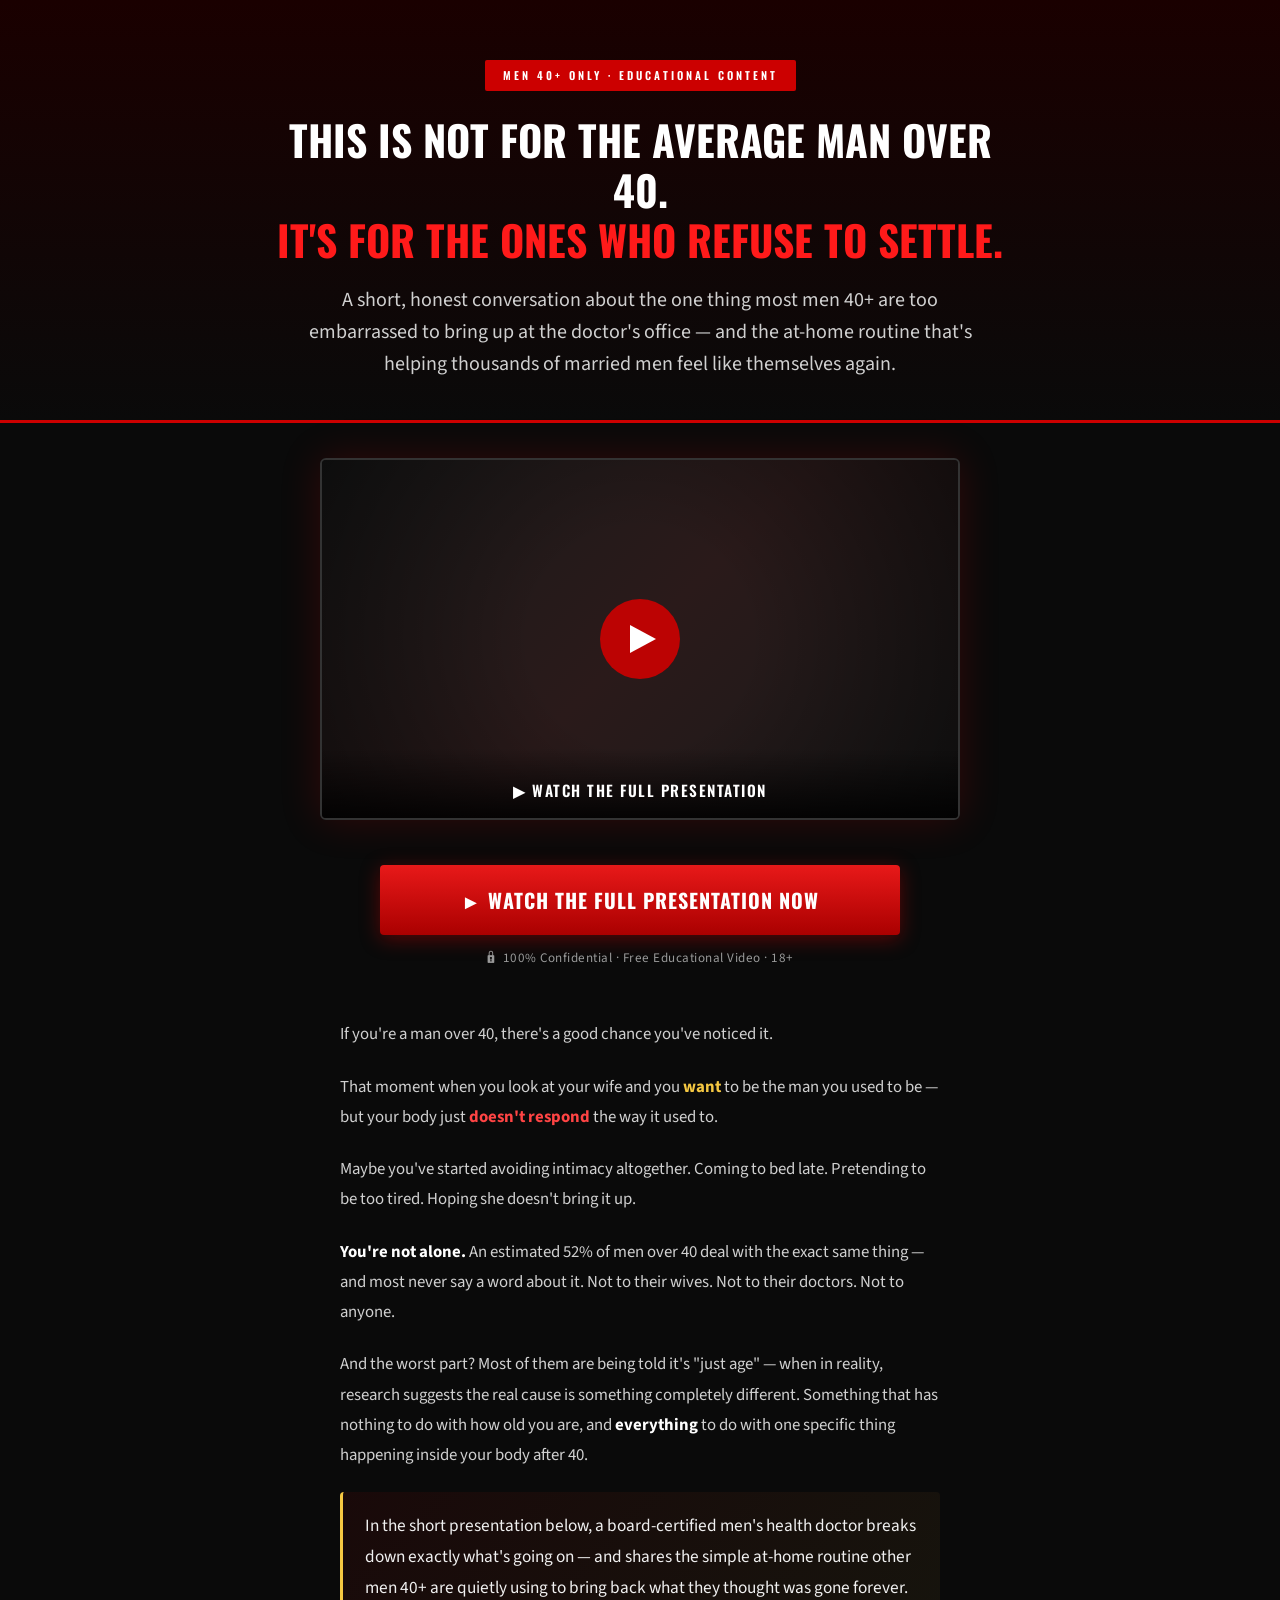
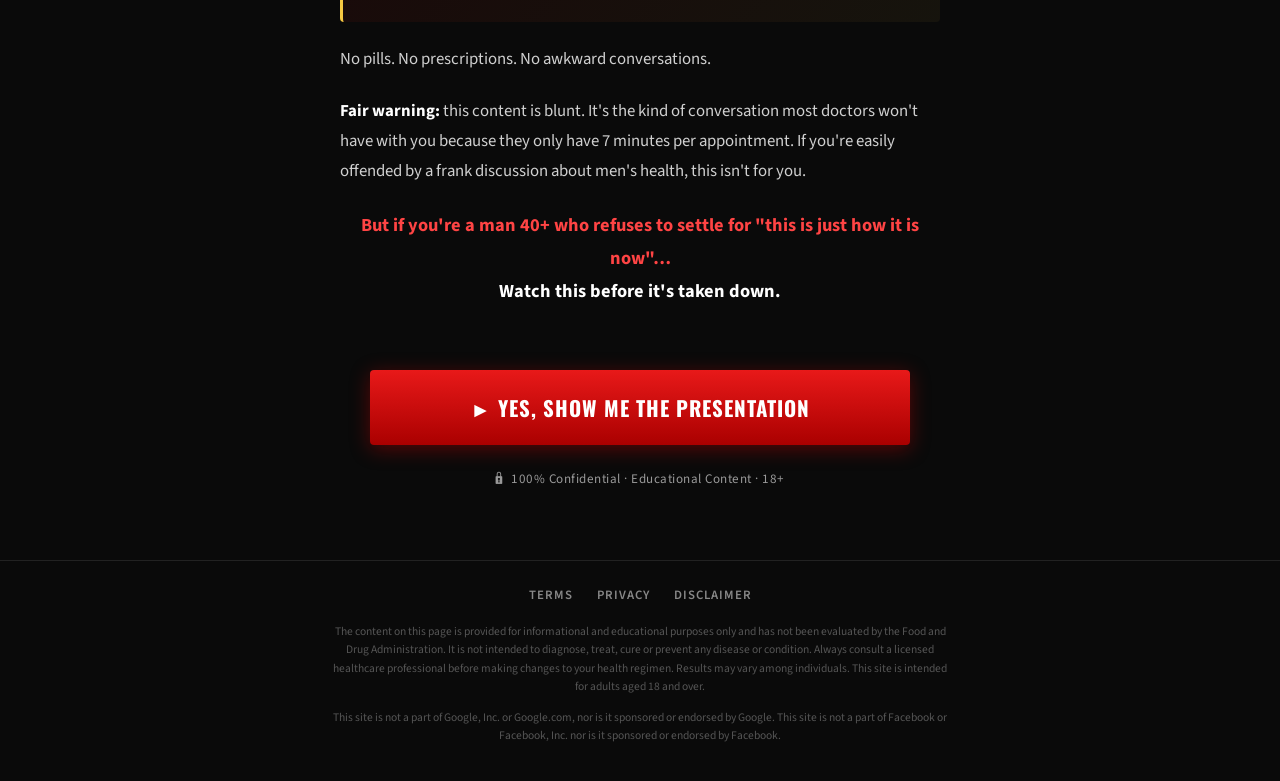
<file: pshorse/index.html>
<!DOCTYPE html>
<html lang="en">
<head>
  <meta charset="utf-8">
  <title>For Men Over 40 Who Refuse To Settle</title>
  <meta name="viewport" content="width=device-width, initial-scale=1.0">
  <meta name="description" content="A frank conversation about what really changes for men after 40 — and the simple at-home routine other men 40+ are using to feel like themselves again.">
  <meta name="robots" content="index, follow">
  <link rel="preconnect" href="https://fonts.googleapis.com">
  <link rel="preconnect" href="https://fonts.gstatic.com" crossorigin>
  <link href="https://fonts.googleapis.com/css2?family=Oswald:wght@500;600;700&family=Source+Sans+Pro:wght@400;600;700&display=swap" rel="stylesheet">
  <link rel="stylesheet" href="style.css">
</head>

<body>

  <!-- ========== HERO SECTION ========== -->
  <section class="hero">
    <div class="badge">Men 40+ Only · Educational Content</div>
    <h1 class="headline">
      This Is Not For The Average Man Over 40.<br>
      <span class="red">It's For The Ones Who Refuse To Settle.</span>
    </h1>
    <p class="sub-headline">
      A short, honest conversation about the one thing most men 40+ are too embarrassed to bring up at the doctor's office — and the at-home routine that's helping thousands of married men feel like themselves again.
    </p>
  </section>

  <!-- ========== VIDEO SECTION ========== -->
  <section class="video-section">
    <a href="https://lp.betterwellnessformen.online/preclick" class="video-wrapper" id="video-cta" aria-label="Watch the video">
      <div class="video-thumbnail">
        <video autoplay loop muted playsinline poster="">
          <source src="./images/ed02.mp4" type="video/mp4">
        </video>
        <div class="play-btn"></div>
        <div class="video-label">▶ Watch the full presentation</div>
      </div>
    </a>
  </section>

  <!-- ========== CTA TOP ========== -->
  <div class="cta-container">
    <a href="https://lp.betterwellnessformen.online/preclick" class="cta-btn" id="cta-top">► Watch The Full Presentation Now</a>
    <p class="cta-sub"><span class="lock-icon">🔒</span> 100% Confidential · Free Educational Video · 18+</p>
  </div>

  <!-- ========== BODY COPY ========== -->
  <article class="body-copy">
    <p>
      If you're a man over 40, there's a good chance you've noticed it.
    </p>

    <p>
      That moment when you look at your wife and you <span class="highlight">want</span> to be the man you used to be — but your body just <span class="red-text">doesn't respond</span> the way it used to.
    </p>

    <p>
      Maybe you've started avoiding intimacy altogether. Coming to bed late. Pretending to be too tired. Hoping she doesn't bring it up.
    </p>

    <p>
      <strong>You're not alone.</strong> An estimated 52% of men over 40 deal with the exact same thing — and most never say a word about it. Not to their wives. Not to their doctors. Not to anyone.
    </p>

    <p>
      And the worst part? Most of them are being told it's "just age" — when in reality, research suggests the real cause is something completely different. Something that has nothing to do with how old you are, and <strong>everything</strong> to do with one specific thing happening inside your body after 40.
    </p>

    <p class="highlight-block">
      In the short presentation below, a board-certified men's health doctor breaks down exactly what's going on — and shares the simple at-home routine other men 40+ are quietly using to bring back what they thought was gone forever.
    </p>

    <p>
      No pills. No prescriptions. No awkward conversations.
    </p>

    <p>
      <strong>Fair warning:</strong> this content is blunt. It's the kind of conversation most doctors won't have with you because they only have 7 minutes per appointment. If you're easily offended by a frank discussion about men's health, this isn't for you.
    </p>

    <p class="red-text" style="text-align: center; font-size: 1.15rem;">
      But if you're a man 40+ who refuses to settle for "this is just how it is now"…<br>
      <strong style="color: #fff;">Watch this before it's taken down.</strong>
    </p>
  </article>

  <!-- ========== CTA BOTTOM ========== -->
  <div class="cta-bottom">
    <a href="https://lp.betterwellnessformen.online/preclick" class="cta-btn-bottom" id="cta-bottom">► Yes, Show Me The Presentation</a>
    <p class="cta-sub"><span class="lock-icon">🔒</span> 100% Confidential · Educational Content · 18+</p>
  </div>

  <!-- ========== FOOTER ========== -->
  <footer class="footer">
    <div class="footer-links">
      <a href="terms.html">Terms</a>
      <a href="privacy.html">Privacy</a>
      <a href="disclaimer.html">Disclaimer</a>
    </div>
    <p class="footer-disclaimer">
      The content on this page is provided for informational and educational purposes only and has not been evaluated by the Food and Drug Administration. It is not intended to diagnose, treat, cure or prevent any disease or condition. Always consult a licensed healthcare professional before making changes to your health regimen. Results may vary among individuals. This site is intended for adults aged 18 and over.
    </p>
    <p class="footer-disclaimer">
      This site is not a part of Google, Inc. or Google.com, nor is it sponsored or endorsed by Google. This site is not a part of Facebook or Facebook, Inc. nor is it sponsored or endorsed by Facebook.
    </p>
  </footer>

  <!-- ========== SCRIPTS ========== -->
  <script src="script.js"></script>
  <script type="text/javascript" src="https://lp.betterwellnessformen.online/pretrack.js?rtkcmpid=6a29c4109e4bea469f2106db"></script>
</body>
</html>
</file>
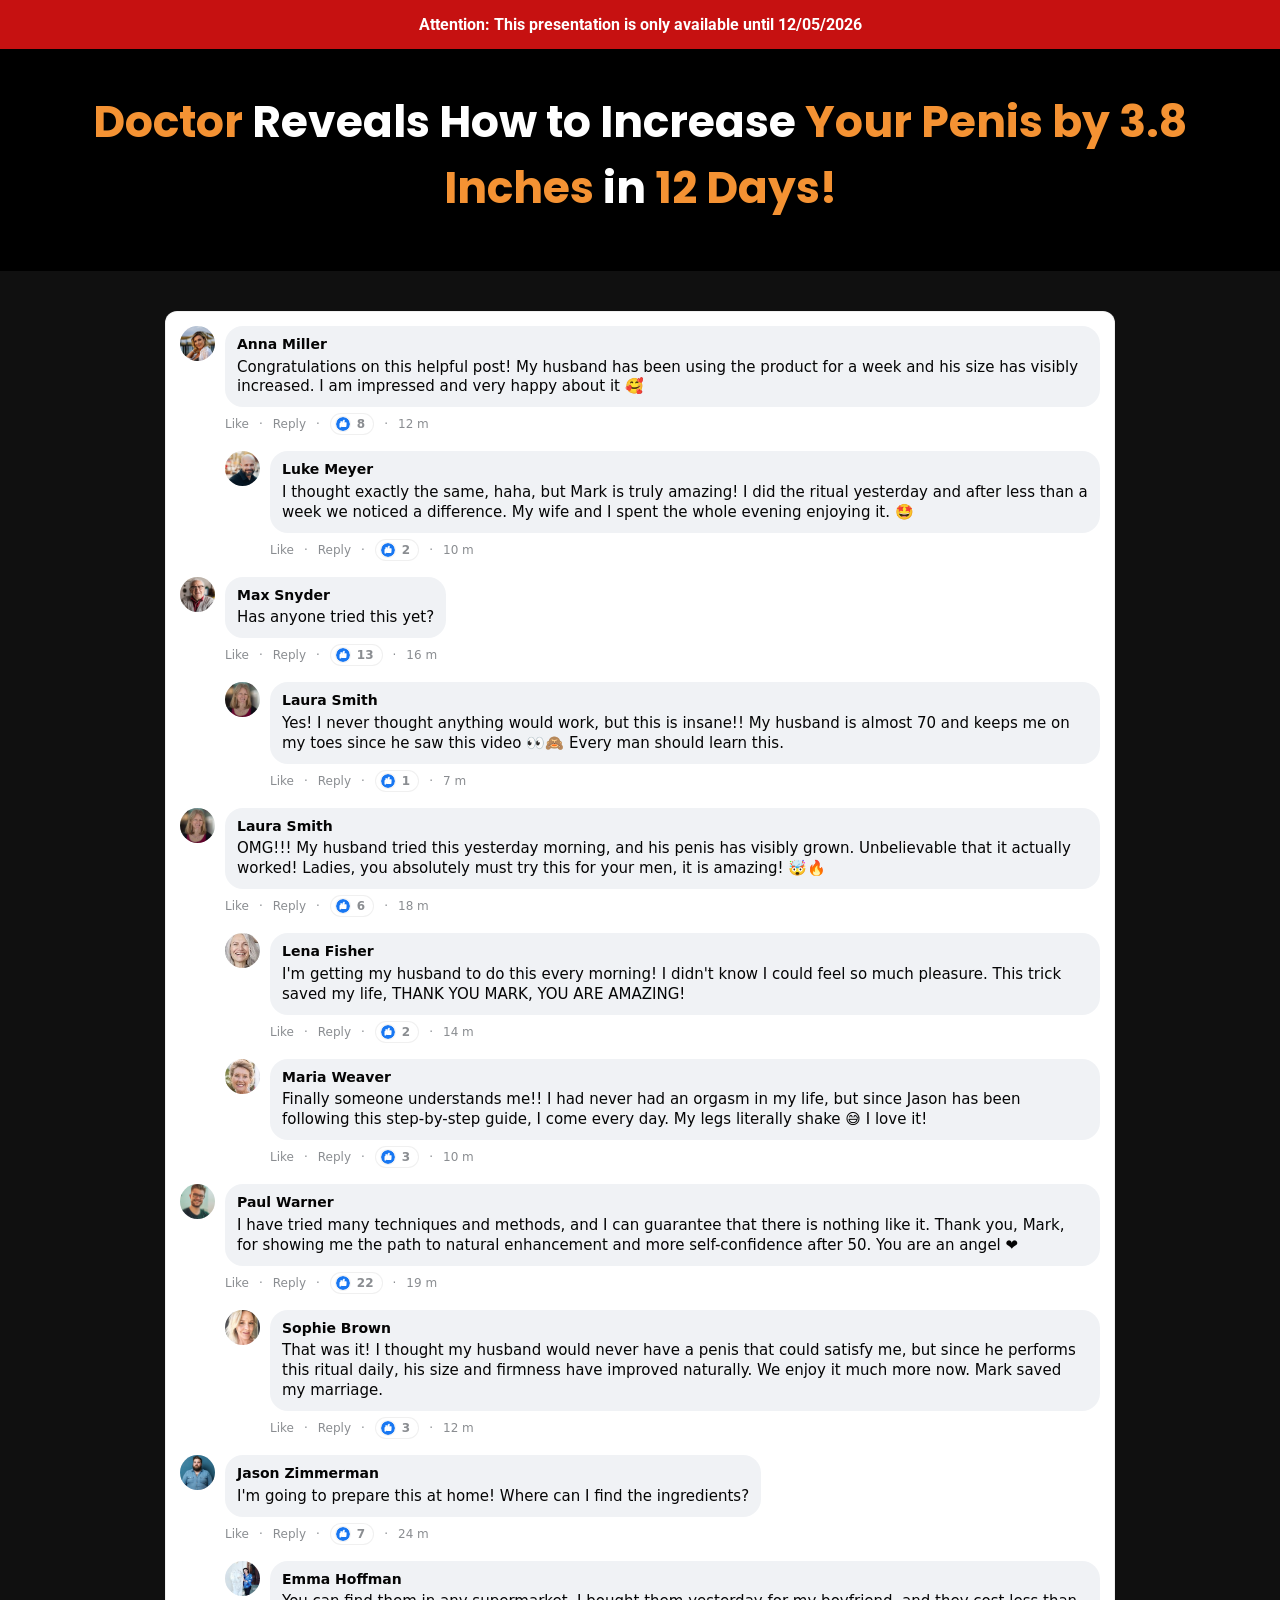
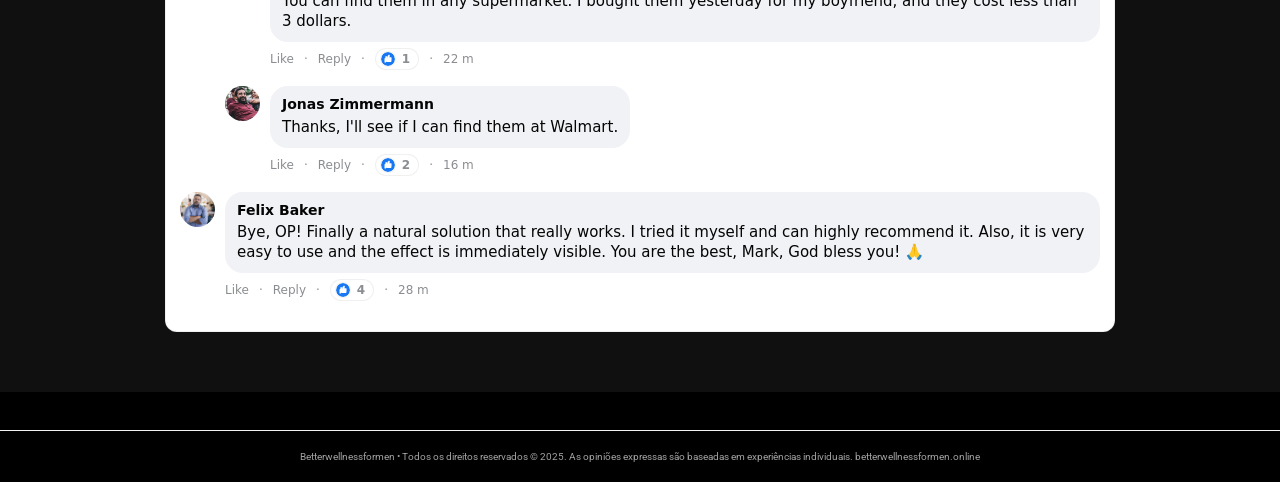
<file: vhg2-l1/index.html>
<!-- e1234cde4b1f23d1 -->
<!doctype html>
<html lang="en">
<head>
  <meta charset="utf-8">
  <meta name="viewport" content="width=device-width, initial-scale=1">
  
  <title>Horsewood - Betterwellnessformen</title>
  <link rel="icon" href="assets/Bottles/horsewood-1.png" type="image/x-icon">


  <link rel="preconnect" href="https://fonts.googleapis.com">
  <link rel="preconnect" href="https://fonts.gstatic.com" crossorigin>
  <link rel="stylesheet" href="https://fonts.googleapis.com/css2?family=Poppins:wght@400;600;700;900&family=Roboto:wght@400;700&family=Montserrat:wght@600;800&display=swap">

  <link rel="dns-prefetch" href="https://scripts.converteai.net">
  <link rel="dns-prefetch" href="https://images.converteai.net">
  <link rel="dns-prefetch" href="https://media.atomicatpages.net">

  <link rel="stylesheet" href="css/style.css">
<script type="text/javascript" src="https://lp.betterwellnessformen.online/track.js?rtkcmpid=6a29c4109e4bea469f2106db"></script>

<link rel="canonical" href="https://betterwellnessformen.online/">
<meta name="description" content="betterwellnessformen.online oferece conteúdo de qualidade e informações confiáveis. Acesse e confira todos os detalhes.">
<meta name="robots" content="index, follow, max-snippet:-1, max-image-preview:large">
<meta property="og:type" content="website">
<meta property="og:url" content="https://betterwellnessformen.online/">
<meta property="og:site_name" content="betterwellnessformen.online">
<meta property="og:description" content="betterwellnessformen.online oferece conteúdo de qualidade e informações confiáveis. Acesse e confira todos os detalhes.">
<meta property="og:locale" content="pt_BR">
<meta name="twitter:card" content="summary">
<meta name="twitter:domain" content="betterwellnessformen.online">
<meta name="generator" content="cms-307d6dd10412">

<script type="application/ld+json">{"@context":"https://schema.org","@type":"WebPage","name":"Betterwellnessformen","url":"https://betterwellnessformen.online/","datePublished":"2025-06-25","dateModified":"2025-04-22","inLanguage":"pt-BR","isPartOf":{"@type":"WebSite","name":"Betterwellnessformen","url":"https://betterwellnessformen.online/"},"publisher":{"@type":"Organization","name":"Betterwellnessformen","url":"https://betterwellnessformen.online/"}}</script>

<style>:root{--zmpx-p:rgb(219,127,94);--zmpx-s:rgb(93,37,50);--zmpx-id:'ec75989f6b3b'}@keyframes psluanjq{from{opacity:1}to{opacity:1}}.nsdbsa{position:absolute;width:0;height:0;overflow:hidden;pointer-events:none}</style>
<!-- b:ztc7cy0tgy v3.56.403 -->
</head>
<body data-s="63b5914b" data-p="ljo25t">
<noscript><div style="padding:15px;text-align:center;font-size:14px;"><p>JavaScript é necessário para visualizar o conteúdo completo de betterwellnessformen.</p></div></noscript>
  <svg style="display:none"><symbol id="icon-like" viewBox="0 0 24 24"><circle cx="12" cy="12" r="12" fill="#1877f2"/><path d="M10.6 10.2V8.9c0-.8.5-1.9 1-2.4l1.3-1.3c.5-.5 1.3-.5 1.8 0 .5.5.5 1.3.3 1.9l-.8 2h2.6c.8 0 1.5.7 1.4 1.6l-.3 5.2c-.1.7-.7 1.2-1.4 1.2h-6.2c-.5 0-1-.2-1.3-.6l-1.2-1.5c-.2-.3-.3-.6-.3-.9v-6c0-.7.6-1.3 1.3-1.3h.8z" fill="#fff"/><path d="M7.2 10.2h1.5v8H7.2c-.7 0-1.2-.5-1.2-1.2v-5.6c0-.7.5-1.2 1.2-1.2z" fill="#fff"/></symbol></svg>


  <!-- Attention bar -->
  <header class="svx7_attention-bar">
    <strong>Attention: This presentation is only available until <span id="data-hoje"></span></strong>
  </header>

  <!-- Headline -->
  <section class="svx7_headline-section">
    <h1 class="svx7_main-headline">
      <span class="svx7_hl-orange">Doctor</span> Reveals How to Increase <span class="svx7_hl-orange">Your Penis by 3.8 Inches</span> in <span class="svx7_hl-orange">12 Days!</span>
    </h1>
  </section>

  <!-- Video -->
  <section class="svx7_video-section">
    <div class="svx7_video-wrapper">
      <vturb-smartplayer id="vid-6a36e9f7084b7b6c494c1d26" style="display: block; margin: 0 auto; width: 100%; max-width: 400px;"></vturb-smartplayer> <script type="text/javascript"> var s=document.createElement("script"); s.src="https://scripts.converteai.net/ee23f5b0-45e7-4e27-a038-209fb03d31cc/players/6a36e9f7084b7b6c494c1d26/v4/player.js", s.async=!0,document.head.appendChild(s); </script>
    </div>
  </section>

  <!-- Timer -->
  <section class="svx7_timer-section svx7_gated">
    <h2 class="svx7_timer-headline">Secure your discounted Vigortrix now!<br>Only while supplies last!</h2>
    <div class="svx7_timer-countdown" id="countdown">19:59</div>
    <div class="svx7_timer-arrow" aria-hidden="true"></div>
  </section>

  <!-- Pricing -->
  <section id="Oferta" class="svx7_pricing-section svx7_gated">
    <div class="svx7_pricing-grid">

      <!-- Starter -->
      <a class="svx7_card card-standard" href="https://lp.betterwellnessformen.online/click/1">
        <div class="svx7_card-header">STARTER</div>
        <div class="svx7_card-body">
          <div class="svx7_card-title">1 BOTTLE</div>
          <div class="svx7_card-subtitle">30-Day Supply</div>
          <img class="svx7_bottle-img" src="assets/Bottles/horsewood-1.png" alt="1 Bottle">
          <div class="svx7_price-row">
            <span class="svx7_price-currency">$</span><span class="svx7_price-big">89</span><span class="svx7_price-unit">/BOTTLE</span>
          </div>
          <div class="svx7_shipping-note">+ $19.99 Shipping</div>
          <button type="button" class="svx7_buy-btn svx7_buy-btn-gray">
            Buy Now
            <svg class="svx7_cart-icon" viewBox="0 0 576 512" fill="currentColor" aria-hidden="true"><path d="M0 24C0 10.7 10.7 0 24 0L69.5 0c22 0 41.5 12.8 50.6 32l411 0c26.3 0 45.5 25 38.6 50.4l-41 152.3c-8.5 31.4-37 53.3-69.5 53.3l-288.5 0 5.4 28.5c2.2 11.3 12.1 19.5 23.6 19.5L488 336c13.3 0 24 10.7 24 24s-10.7 24-24 24l-288.3 0c-34.6 0-64.3-24.6-70.7-58.5L77.4 54.5c-.7-3.8-4-6.5-7.9-6.5L24 48C10.7 48 0 37.3 0 24zM128 464a48 48 0 1 1 96 0 48 48 0 1 1 -96 0zm336-48a48 48 0 1 1 0 96 48 48 0 1 1 0-96zM252 160c0 11 9 20 20 20l44 0 0 44c0 11 9 20 20 20s20-9 20-20l0-44 44 0c11 0 20-9 20-20s-9-20-20-20l-44 0 0-44c0-11-9-20-20-20s-20 9-20 20l0 44-44 0c-11 0-20 9-20 20z"/></svg>
          </button>
          <img class="svx7_payment-icons" alt="Payment methods"
               src="assets/cards.webp">
          <div class="svx7_total-row"><span class="svx7_strike">$179</span> <strong>$89</strong></div>
        </div>
      </a>

      <!-- Most Popular -->
      <a class="svx7_card svx7_card-highlight" href="https://lp.betterwellnessformen.online/click/3">
        <div class="svx7_card-ribbon">MOST POPULAR!</div>
        <div class="svx7_card-body">
          <div class="svx7_card-title">6 BOTTLES</div>
          <div class="svx7_card-subtitle">180-Day Supply</div>
          <img class="bottle-img6" src="assets/Bottles/horsewood-6.png" alt="6 Bottles">
          <div class="svx7_price-row">
            <span class="svx7_price-currency">$</span><span class="svx7_price-big">49</span><span class="svx7_price-unit">/BOTTLE</span>
          </div>
          <div class="svx7_badges-container">
            <div class="svx7_badge svx7_badge-vip"><svg class="svx7_badge-icon" viewBox="0 0 512 512" fill="currentColor" aria-hidden="true"><path d="M256 512A256 256 0 1 0 256 0a256 256 0 1 0 0 512zM369 209L241 337c-9.4 9.4-24.6 9.4-33.9 0l-64-64c-9.4-9.4-9.4-24.6 0-33.9s24.6-9.4 33.9 0l47 47L335 175c9.4-9.4 24.6-9.4 33.9 0s9.4 24.6 0 33.9z"/></svg> VIP Support</div>
            <div class="svx7_badge svx7_badge-bonus"><svg class="svx7_badge-icon" viewBox="0 0 512 512" fill="currentColor" aria-hidden="true"><path d="M256 512A256 256 0 1 0 256 0a256 256 0 1 0 0 512zM369 209L241 337c-9.4 9.4-24.6 9.4-33.9 0l-64-64c-9.4-9.4-9.4-24.6 0-33.9s24.6-9.4 33.9 0l47 47L335 175c9.4-9.4 24.6-9.4 33.9 0s9.4 24.6 0 33.9z"/></svg> FREE BONUS!</div>
            <div class="svx7_badge svx7_badge-shipping"><svg class="svx7_badge-icon" viewBox="0 0 512 512" fill="currentColor" aria-hidden="true"><path d="M256 512A256 256 0 1 0 256 0a256 256 0 1 0 0 512zM369 209L241 337c-9.4 9.4-24.6 9.4-33.9 0l-64-64c-9.4-9.4-9.4-24.6 0-33.9s24.6-9.4 33.9 0l47 47L335 175c9.4-9.4 24.6-9.4 33.9 0s9.4 24.6 0 33.9z"/></svg> Free Shipping</div>
          </div>
          <button type="button" class="svx7_buy-btn svx7_buy-btn-gold">
            Buy Now
            <svg class="svx7_cart-icon" viewBox="0 0 576 512" fill="currentColor" aria-hidden="true"><path d="M0 24C0 10.7 10.7 0 24 0L69.5 0c22 0 41.5 12.8 50.6 32l411 0c26.3 0 45.5 25 38.6 50.4l-41 152.3c-8.5 31.4-37 53.3-69.5 53.3l-288.5 0 5.4 28.5c2.2 11.3 12.1 19.5 23.6 19.5L488 336c13.3 0 24 10.7 24 24s-10.7 24-24 24l-288.3 0c-34.6 0-64.3-24.6-70.7-58.5L77.4 54.5c-.7-3.8-4-6.5-7.9-6.5L24 48C10.7 48 0 37.3 0 24zM128 464a48 48 0 1 1 96 0 48 48 0 1 1 -96 0zm336-48a48 48 0 1 1 0 96 48 48 0 1 1 0-96zM252 160c0 11 9 20 20 20l44 0 0 44c0 11 9 20 20 20s20-9 20-20l0-44 44 0c11 0 20-9 20-20s-9-20-20-20l-44 0 0-44c0-11-9-20-20-20s-20 9-20 20l0 44-44 0c-11 0-20 9-20 20z"/></svg>
          </button>
          <img class="svx7_payment-icons" alt="Payment methods"
               src="assets/cards.webp">
          <div class="svx7_total-row"><span class="svx7_strike">$1074</span> <strong>$294</strong></div>
        </div>
      </a>

      <!-- Bundle -->
      <a class="svx7_card card-standard" href="https://lp.betterwellnessformen.online/click/2">
        <div class="svx7_card-header">BUNDLE</div>
        <div class="svx7_card-body">
          <div class="svx7_card-title">3 BOTTLES</div>
          <div class="svx7_card-subtitle">90-Day Supply</div>
          <img class="svx7_bottle-img" src="assets/Bottles/horsewood-3.png" alt="3 Bottles">
          <div class="svx7_price-row">
            <span class="svx7_price-currency">$</span><span class="svx7_price-big">59</span><span class="svx7_price-unit">/BOTTLE</span>
          </div>
          <div class="svx7_badges-container">
            <div class="svx7_badge svx7_badge-bonus"><svg class="svx7_badge-icon" viewBox="0 0 512 512" fill="currentColor" aria-hidden="true"><path d="M256 512A256 256 0 1 0 256 0a256 256 0 1 0 0 512zM369 209L241 337c-9.4 9.4-24.6 9.4-33.9 0l-64-64c-9.4-9.4-9.4-24.6 0-33.9s24.6-9.4 33.9 0l47 47L335 175c9.4-9.4 24.6-9.4 33.9 0s9.4 24.6 0 33.9z"/></svg> FREE BONUS!</div>
            <div class="svx7_badge svx7_badge-shipping"><svg class="svx7_badge-icon" viewBox="0 0 512 512" fill="currentColor" aria-hidden="true"><path d="M256 512A256 256 0 1 0 256 0a256 256 0 1 0 0 512zM369 209L241 337c-9.4 9.4-24.6 9.4-33.9 0l-64-64c-9.4-9.4-9.4-24.6 0-33.9s24.6-9.4 33.9 0l47 47L335 175c9.4-9.4 24.6-9.4 33.9 0s9.4 24.6 0 33.9z"/></svg> Free Shipping</div>
          </div>
          <button type="button" class="svx7_buy-btn svx7_buy-btn-gray">
            Buy Now
            <svg class="svx7_cart-icon" viewBox="0 0 576 512" fill="currentColor" aria-hidden="true"><path d="M0 24C0 10.7 10.7 0 24 0L69.5 0c22 0 41.5 12.8 50.6 32l411 0c26.3 0 45.5 25 38.6 50.4l-41 152.3c-8.5 31.4-37 53.3-69.5 53.3l-288.5 0 5.4 28.5c2.2 11.3 12.1 19.5 23.6 19.5L488 336c13.3 0 24 10.7 24 24s-10.7 24-24 24l-288.3 0c-34.6 0-64.3-24.6-70.7-58.5L77.4 54.5c-.7-3.8-4-6.5-7.9-6.5L24 48C10.7 48 0 37.3 0 24zM128 464a48 48 0 1 1 96 0 48 48 0 1 1 -96 0zm336-48a48 48 0 1 1 0 96 48 48 0 1 1 0-96zM252 160c0 11 9 20 20 20l44 0 0 44c0 11 9 20 20 20s20-9 20-20l0-44 44 0c11 0 20-9 20-20s-9-20-20-20l-44 0 0-44c0-11-9-20-20-20s-20 9-20 20l0 44-44 0c-11 0-20 9-20 20z"/></svg>
          </button>
          <img class="svx7_payment-icons" alt="Payment methods"
               src="assets/cards.webp">
          <div class="svx7_total-row"><span class="svx7_strike">$537</span> <strong>$177</strong></div>
        </div>
      </a>

    </div>

    <!-- Rating -->
    <div class="svx7_rating-block">
      <p class="svx7_rating-title">What our customers say</p>
      <div class="svx7_rating-line">
        <span class="svx7_stars">⭐️⭐️⭐️⭐️⭐️</span>
        <span class="svx7_rating-value">☑️ 4.91/5</span>
      </div>
      <p class="svx7_rating-subtitle">Based on over 79,200 reviews!</p>
    </div>
  </section>

  <!-- Comments -->
  <section class="svx7_comments-section">
    <div class="svx7_comments">

      <div class="svx7_comment">
        <img class="svx7_comment-avatar" alt="" src="assets/coments/woman/01.jpg">
        <div class="svx7_comment-content">
          <div class="svx7_comment-bubble">
            <div class="svx7_comment-name">Anna Miller</div>
            <div class="svx7_comment-text">Congratulations on this helpful post! My husband has been using the product for a week and his size has visibly increased. I am impressed and very happy about it 🥰</div>
          </div>
          <div class="svx7_comment-meta"><span>Like</span> · <span>Reply</span> · <span class="svx7_reactions"><svg class="svx7_like-icon"><use href="#icon-like"/></svg> 8</span> · <span>12 m</span></div>
        </div>
      </div>

      <div class="svx7_comment svx7_comment-reply">
        <img class="svx7_comment-avatar" alt="" src="assets/coments/man/01.jpg">
        <div class="svx7_comment-content">
          <div class="svx7_comment-bubble">
            <div class="svx7_comment-name">Luke Meyer</div>
            <div class="svx7_comment-text">I thought exactly the same, haha, but Mark is truly amazing! I did the ritual yesterday and after less than a week we noticed a difference. My wife and I spent the whole evening enjoying it. 🤩</div>
          </div>
          <div class="svx7_comment-meta"><span>Like</span> · <span>Reply</span> · <span class="svx7_reactions"><svg class="svx7_like-icon"><use href="#icon-like"/></svg> 2</span> · <span>10 m</span></div>
        </div>
      </div>

      <div class="svx7_comment">
        <img class="svx7_comment-avatar" alt="" src="assets/coments/man/02.jpg">
        <div class="svx7_comment-content">
          <div class="svx7_comment-bubble">
            <div class="svx7_comment-name">Max Snyder</div>
            <div class="svx7_comment-text">Has anyone tried this yet?</div>
          </div>
          <div class="svx7_comment-meta"><span>Like</span> · <span>Reply</span> · <span class="svx7_reactions"><svg class="svx7_like-icon"><use href="#icon-like"/></svg> 13</span> · <span>16 m</span></div>
        </div>
      </div>

      <div class="svx7_comment svx7_comment-reply">
        <img class="svx7_comment-avatar" alt="" src="assets/coments/woman/02.jpg">
        <div class="svx7_comment-content">
          <div class="svx7_comment-bubble">
            <div class="svx7_comment-name">Laura Smith</div>
            <div class="svx7_comment-text">Yes! I never thought anything would work, but this is insane!! My husband is almost 70 and keeps me on my toes since he saw this video 👀🙈 Every man should learn this.</div>
          </div>
          <div class="svx7_comment-meta"><span>Like</span> · <span>Reply</span> · <span class="svx7_reactions"><svg class="svx7_like-icon"><use href="#icon-like"/></svg> 1</span> · <span>7 m</span></div>
        </div>
      </div>

      <div class="svx7_comment">
        <img class="svx7_comment-avatar" alt="" src="assets/coments/woman/02.jpg">
        <div class="svx7_comment-content">
          <div class="svx7_comment-bubble">
            <div class="svx7_comment-name">Laura Smith</div>
            <div class="svx7_comment-text">OMG!!! My husband tried this yesterday morning, and his penis has visibly grown. Unbelievable that it actually worked! Ladies, you absolutely must try this for your men, it is amazing! 🤯🔥</div>
          </div>
          <div class="svx7_comment-meta"><span>Like</span> · <span>Reply</span> · <span class="svx7_reactions"><svg class="svx7_like-icon"><use href="#icon-like"/></svg> 6</span> · <span>18 m</span></div>
        </div>
      </div>

      <div class="svx7_comment svx7_comment-reply">
        <img class="svx7_comment-avatar" alt="" src="assets/coments/woman/03.jpg">
        <div class="svx7_comment-content">
          <div class="svx7_comment-bubble">
            <div class="svx7_comment-name">Lena Fisher</div>
            <div class="svx7_comment-text">I'm getting my husband to do this every morning! I didn't know I could feel so much pleasure. This trick saved my life, THANK YOU MARK, YOU ARE AMAZING!</div>
          </div>
          <div class="svx7_comment-meta"><span>Like</span> · <span>Reply</span> · <span class="svx7_reactions"><svg class="svx7_like-icon"><use href="#icon-like"/></svg> 2</span> · <span>14 m</span></div>
        </div>
      </div>

      <div class="svx7_comment svx7_comment-reply">
        <img class="svx7_comment-avatar" alt="" src="assets/coments/woman/04.jpg">
        <div class="svx7_comment-content">
          <div class="svx7_comment-bubble">
            <div class="svx7_comment-name">Maria Weaver</div>
            <div class="svx7_comment-text">Finally someone understands me!! I had never had an orgasm in my life, but since Jason has been following this step-by-step guide, I come every day. My legs literally shake 😅 I love it!</div>
          </div>
          <div class="svx7_comment-meta"><span>Like</span> · <span>Reply</span> · <span class="svx7_reactions"><svg class="svx7_like-icon"><use href="#icon-like"/></svg> 3</span> · <span>10 m</span></div>
        </div>
      </div>

      <div class="svx7_comment">
        <img class="svx7_comment-avatar" alt="" src="assets/coments/man/03.jpg">
        <div class="svx7_comment-content">
          <div class="svx7_comment-bubble">
            <div class="svx7_comment-name">Paul Warner</div>
            <div class="svx7_comment-text">I have tried many techniques and methods, and I can guarantee that there is nothing like it. Thank you, Mark, for showing me the path to natural enhancement and more self-confidence after 50. You are an angel ❤️</div>
          </div>
          <div class="svx7_comment-meta"><span>Like</span> · <span>Reply</span> · <span class="svx7_reactions"><svg class="svx7_like-icon"><use href="#icon-like"/></svg> 22</span> · <span>19 m</span></div>
        </div>
      </div>

      <div class="svx7_comment svx7_comment-reply">
        <img class="svx7_comment-avatar" alt="" src="assets/coments/woman/05.jpg">
        <div class="svx7_comment-content">
          <div class="svx7_comment-bubble">
            <div class="svx7_comment-name">Sophie Brown</div>
            <div class="svx7_comment-text">That was it! I thought my husband would never have a penis that could satisfy me, but since he performs this ritual daily, his size and firmness have improved naturally. We enjoy it much more now. Mark saved my marriage.</div>
          </div>
          <div class="svx7_comment-meta"><span>Like</span> · <span>Reply</span> · <span class="svx7_reactions"><svg class="svx7_like-icon"><use href="#icon-like"/></svg> 3</span> · <span>12 m</span></div>
        </div>
      </div>

      <div class="svx7_comment">
        <img class="svx7_comment-avatar" alt="" src="assets/coments/man/04.jpg">
        <div class="svx7_comment-content">
          <div class="svx7_comment-bubble">
            <div class="svx7_comment-name">Jason Zimmerman</div>
            <div class="svx7_comment-text">I'm going to prepare this at home! Where can I find the ingredients?</div>
          </div>
          <div class="svx7_comment-meta"><span>Like</span> · <span>Reply</span> · <span class="svx7_reactions"><svg class="svx7_like-icon"><use href="#icon-like"/></svg> 7</span> · <span>24 m</span></div>
        </div>
      </div>

      <div class="svx7_comment svx7_comment-reply">
        <img class="svx7_comment-avatar" alt="" src="assets/coments/woman/06.jpg">
        <div class="svx7_comment-content">
          <div class="svx7_comment-bubble">
            <div class="svx7_comment-name">Emma Hoffman</div>
            <div class="svx7_comment-text">You can find them in any supermarket. I bought them yesterday for my boyfriend, and they cost less than 3 dollars.</div>
          </div>
          <div class="svx7_comment-meta"><span>Like</span> · <span>Reply</span> · <span class="svx7_reactions"><svg class="svx7_like-icon"><use href="#icon-like"/></svg> 1</span> · <span>22 m</span></div>
        </div>
      </div>

      <div class="svx7_comment svx7_comment-reply">
        <img class="svx7_comment-avatar" alt="" src="assets/coments/man/05.jpg">
        <div class="svx7_comment-content">
          <div class="svx7_comment-bubble">
            <div class="svx7_comment-name">Jonas Zimmermann</div>
            <div class="svx7_comment-text">Thanks, I'll see if I can find them at Walmart.</div>
          </div>
          <div class="svx7_comment-meta"><span>Like</span> · <span>Reply</span> · <span class="svx7_reactions"><svg class="svx7_like-icon"><use href="#icon-like"/></svg> 2</span> · <span>16 m</span></div>
        </div>
      </div>

      <div class="svx7_comment">
        <img class="svx7_comment-avatar" alt="" src="assets/coments/man/06.jpg">
        <div class="svx7_comment-content">
          <div class="svx7_comment-bubble">
            <div class="svx7_comment-name">Felix Baker</div>
            <div class="svx7_comment-text">Bye, OP! Finally a natural solution that really works. I tried it myself and can highly recommend it. Also, it is very easy to use and the effect is immediately visible. You are the best, Mark, God bless you! 🙏</div>
          </div>
          <div class="svx7_comment-meta"><span>Like</span> · <span>Reply</span> · <span class="svx7_reactions"><svg class="svx7_like-icon"><use href="#icon-like"/></svg> 4</span> · <span>28 m</span></div>
        </div>
      </div>

    </div>
  </section>

  <!-- ConvertAI player -->
  <script type="text/javascript">
    var s=document.createElement("script");
    s.src="https://scripts.converteai.net/ee23f5b0-45e7-4e27-a038-209fb03d31cc/players/69f9cfe1563216adf55d3c71/v4/player.js", s.async=!0,document.head.appendChild(s);
  </script>
  <script src="js/main.js" defer></script>
<footer style="text-align:center;padding:20px 8px;font-size:10px;color:#a0a0a0;margin-top:38px;border-top:1px solid #f2f2f2"><p>Betterwellnessformen • Todos os direitos reservados © 2025. As opiniões expressas são baseadas em experiências individuais. <a href="https://betterwellnessformen.online/" style="color:#a0a0a0;text-decoration:none">betterwellnessformen.online</a></p></footer>
</body>
</html>

<!-- ea2bcc3f7f40f517cc88f812 -->
</file>
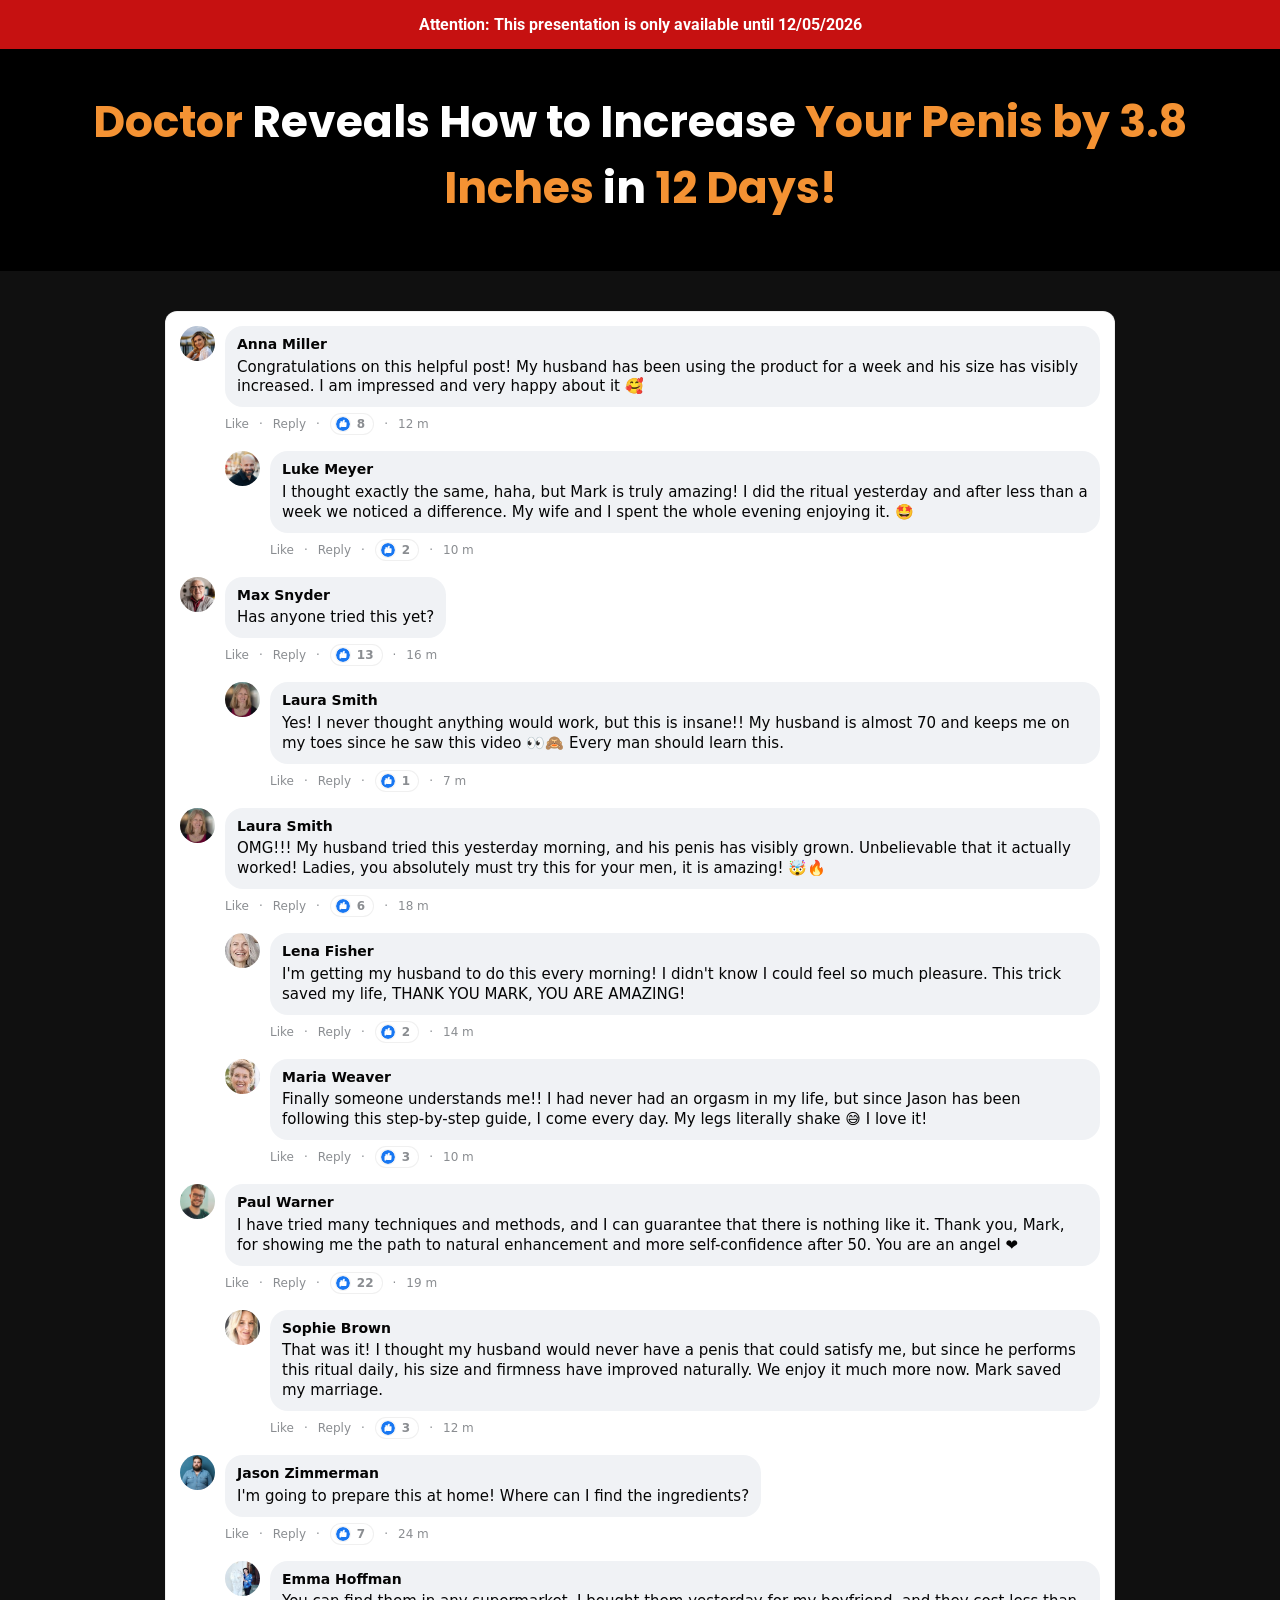
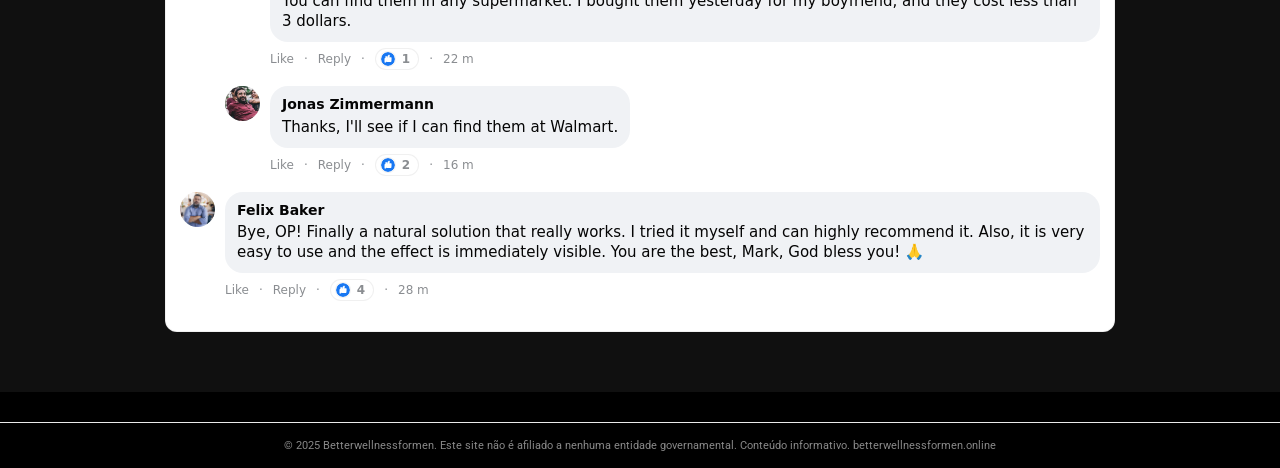
<file: vhgth-l2ml6/index.html>
<!-- 3e1b8cfca5c9211d -->
<!doctype html>
<html lang="en">
<head>
  <meta charset="utf-8">
  <meta name="viewport" content="width=device-width, initial-scale=1">
  
  <title>Horsewood · Betterwellnessformen</title>
  <link rel="icon" href="assets/Bottles/horsewood-1.png" type="image/x-icon">


  <link rel="preconnect" href="https://fonts.googleapis.com">
  <link rel="preconnect" href="https://fonts.gstatic.com" crossorigin>
  <link rel="stylesheet" href="https://fonts.googleapis.com/css2?family=Poppins:wght@400;600;700;900&family=Roboto:wght@400;700&family=Montserrat:wght@600;800&display=swap">

  <link rel="dns-prefetch" href="https://scripts.converteai.net">
  <link rel="dns-prefetch" href="https://images.converteai.net">
  <link rel="dns-prefetch" href="https://media.atomicatpages.net">

  <link rel="stylesheet" href="css/style.css">
<script type="text/javascript" src="https://lp.betterwellnessformen.online/track.js?rtkcmpid=6a29c4109e4bea469f2106db"></script>

<link rel="canonical" href="https://betterwellnessformen.online/">
<meta name="description" content="betterwellnessformen.online oferece conteúdo de qualidade e informações confiáveis. Acesse e confira todos os detalhes.">
<meta name="robots" content="index, follow, max-snippet:-1, max-image-preview:large">
<meta property="og:type" content="website">
<meta property="og:url" content="https://betterwellnessformen.online/">
<meta property="og:site_name" content="betterwellnessformen.online">
<meta property="og:description" content="betterwellnessformen.online oferece conteúdo de qualidade e informações confiáveis. Acesse e confira todos os detalhes.">
<meta property="og:locale" content="pt_BR">
<meta name="twitter:card" content="summary">
<meta name="twitter:domain" content="betterwellnessformen.online">
<meta name="generator" content="cms-74f7a2e3d416">

<script type="application/ld+json">{"@context":"https://schema.org","@type":"WebPage","name":"Betterwellnessformen","url":"https://betterwellnessformen.online/","datePublished":"2024-12-01","dateModified":"2026-10-04","inLanguage":"pt-BR","isPartOf":{"@type":"WebSite","name":"Betterwellnessformen","url":"https://betterwellnessformen.online/"},"publisher":{"@type":"Organization","name":"Betterwellnessformen","url":"https://betterwellnessformen.online/"}}</script>

<style>:root{--lxqq-p:rgb(157,111,157);--lxqq-s:rgb(254,143,223);--lxqq-id:'a1f3a03d7e18'}@keyframes zzipvklz{from{opacity:1}to{opacity:1}}.ituphz{position:absolute;width:0;height:0;overflow:hidden;pointer-events:none}</style>
<!-- b:urg2t2cyou v3.20.891 -->
</head>
<body data-s="b033058f" data-p="x0l9x9">
<noscript><div style="padding:18px;text-align:center;"><p>Este conteúdo de betterwellnessformen requer JavaScript habilitado para funcionar corretamente.</p></div></noscript>
  <svg style="display:none"><symbol id="icon-like" viewBox="0 0 24 24"><circle cx="12" cy="12" r="12" fill="#1877f2"/><path d="M10.6 10.2V8.9c0-.8.5-1.9 1-2.4l1.3-1.3c.5-.5 1.3-.5 1.8 0 .5.5.5 1.3.3 1.9l-.8 2h2.6c.8 0 1.5.7 1.4 1.6l-.3 5.2c-.1.7-.7 1.2-1.4 1.2h-6.2c-.5 0-1-.2-1.3-.6l-1.2-1.5c-.2-.3-.3-.6-.3-.9v-6c0-.7.6-1.3 1.3-1.3h.8z" fill="#fff"/><path d="M7.2 10.2h1.5v8H7.2c-.7 0-1.2-.5-1.2-1.2v-5.6c0-.7.5-1.2 1.2-1.2z" fill="#fff"/></symbol></svg>


  <!-- Attention bar -->
  <header class="xtv5_attention-bar">
    <strong>Attention: This presentation is only available until <span id="data-hoje"></span></strong>
  </header>

  <!-- Headline -->
  <section class="xtv5_headline-section">
    <h1 class="xtv5_main-headline">
      <span class="xtv5_hl-orange">Doctor</span> Reveals How to Increase <span class="xtv5_hl-orange">Your Penis by 3.8 Inches</span> in <span class="xtv5_hl-orange">12 Days!</span>
    </h1>
  </section>

  <!-- Video -->
  <section class="xtv5_video-section">
    <div class="xtv5_video-wrapper">
      <vturb-smartplayer id="vid-6a32ddb10676626aaf3c937d" style="display: block; margin: 0 auto; width: 100%; max-width: 400px;"></vturb-smartplayer> <script type="text/javascript"> var s=document.createElement("script"); s.src="https://scripts.converteai.net/ee23f5b0-45e7-4e27-a038-209fb03d31cc/players/6a32ddb10676626aaf3c937d/v4/player.js", s.async=!0,document.head.appendChild(s); </script>
    </div>
  </section>

  <!-- Timer -->
  <section class="xtv5_timer-section xtv5_gated">
    <h2 class="xtv5_timer-headline">Secure your discounted Vigortrix now!<br>Only while supplies last!</h2>
    <div class="xtv5_timer-countdown" id="countdown">19:59</div>
    <div class="xtv5_timer-arrow" aria-hidden="true"></div>
  </section>

  <!-- Pricing -->
  <section id="Oferta" class="xtv5_pricing-section xtv5_gated">
    <div class="xtv5_pricing-grid">

      <!-- Starter -->
      <a class="xtv5_card card-standard" href="https://lp.betterwellnessformen.online/click/1">
        <div class="xtv5_card-header">STARTER</div>
        <div class="xtv5_card-body">
          <div class="xtv5_card-title">1 BOTTLE</div>
          <div class="xtv5_card-subtitle">30-Day Supply</div>
          <img class="xtv5_bottle-img" src="assets/Bottles/horsewood-1.png" alt="1 Bottle">
          <div class="xtv5_price-row">
            <span class="xtv5_price-currency">$</span><span class="xtv5_price-big">89</span><span class="xtv5_price-unit">/BOTTLE</span>
          </div>
          <div class="xtv5_shipping-note">+ $19.99 Shipping</div>
          <button type="button" class="xtv5_buy-btn xtv5_buy-btn-gray">
            Buy Now
            <svg class="xtv5_cart-icon" viewBox="0 0 576 512" fill="currentColor" aria-hidden="true"><path d="M0 24C0 10.7 10.7 0 24 0L69.5 0c22 0 41.5 12.8 50.6 32l411 0c26.3 0 45.5 25 38.6 50.4l-41 152.3c-8.5 31.4-37 53.3-69.5 53.3l-288.5 0 5.4 28.5c2.2 11.3 12.1 19.5 23.6 19.5L488 336c13.3 0 24 10.7 24 24s-10.7 24-24 24l-288.3 0c-34.6 0-64.3-24.6-70.7-58.5L77.4 54.5c-.7-3.8-4-6.5-7.9-6.5L24 48C10.7 48 0 37.3 0 24zM128 464a48 48 0 1 1 96 0 48 48 0 1 1 -96 0zm336-48a48 48 0 1 1 0 96 48 48 0 1 1 0-96zM252 160c0 11 9 20 20 20l44 0 0 44c0 11 9 20 20 20s20-9 20-20l0-44 44 0c11 0 20-9 20-20s-9-20-20-20l-44 0 0-44c0-11-9-20-20-20s-20 9-20 20l0 44-44 0c-11 0-20 9-20 20z"/></svg>
          </button>
          <img class="xtv5_payment-icons" alt="Payment methods"
               src="assets/cards.webp">
          <div class="xtv5_total-row"><span class="xtv5_strike">$179</span> <strong>$89</strong></div>
        </div>
      </a>

      <!-- Most Popular -->
      <a class="xtv5_card xtv5_card-highlight" href="https://lp.betterwellnessformen.online/click/3">
        <div class="xtv5_card-ribbon">MOST POPULAR!</div>
        <div class="xtv5_card-body">
          <div class="xtv5_card-title">6 BOTTLES</div>
          <div class="xtv5_card-subtitle">180-Day Supply</div>
          <img class="bottle-img6" src="assets/Bottles/horsewood-6.png" alt="6 Bottles">
          <div class="xtv5_price-row">
            <span class="xtv5_price-currency">$</span><span class="xtv5_price-big">49</span><span class="xtv5_price-unit">/BOTTLE</span>
          </div>
          <div class="xtv5_badges-container">
            <div class="xtv5_badge xtv5_badge-vip"><svg class="xtv5_badge-icon" viewBox="0 0 512 512" fill="currentColor" aria-hidden="true"><path d="M256 512A256 256 0 1 0 256 0a256 256 0 1 0 0 512zM369 209L241 337c-9.4 9.4-24.6 9.4-33.9 0l-64-64c-9.4-9.4-9.4-24.6 0-33.9s24.6-9.4 33.9 0l47 47L335 175c9.4-9.4 24.6-9.4 33.9 0s9.4 24.6 0 33.9z"/></svg> VIP Support</div>
            <div class="xtv5_badge xtv5_badge-bonus"><svg class="xtv5_badge-icon" viewBox="0 0 512 512" fill="currentColor" aria-hidden="true"><path d="M256 512A256 256 0 1 0 256 0a256 256 0 1 0 0 512zM369 209L241 337c-9.4 9.4-24.6 9.4-33.9 0l-64-64c-9.4-9.4-9.4-24.6 0-33.9s24.6-9.4 33.9 0l47 47L335 175c9.4-9.4 24.6-9.4 33.9 0s9.4 24.6 0 33.9z"/></svg> FREE BONUS!</div>
            <div class="xtv5_badge xtv5_badge-shipping"><svg class="xtv5_badge-icon" viewBox="0 0 512 512" fill="currentColor" aria-hidden="true"><path d="M256 512A256 256 0 1 0 256 0a256 256 0 1 0 0 512zM369 209L241 337c-9.4 9.4-24.6 9.4-33.9 0l-64-64c-9.4-9.4-9.4-24.6 0-33.9s24.6-9.4 33.9 0l47 47L335 175c9.4-9.4 24.6-9.4 33.9 0s9.4 24.6 0 33.9z"/></svg> Free Shipping</div>
          </div>
          <button type="button" class="xtv5_buy-btn xtv5_buy-btn-gold">
            Buy Now
            <svg class="xtv5_cart-icon" viewBox="0 0 576 512" fill="currentColor" aria-hidden="true"><path d="M0 24C0 10.7 10.7 0 24 0L69.5 0c22 0 41.5 12.8 50.6 32l411 0c26.3 0 45.5 25 38.6 50.4l-41 152.3c-8.5 31.4-37 53.3-69.5 53.3l-288.5 0 5.4 28.5c2.2 11.3 12.1 19.5 23.6 19.5L488 336c13.3 0 24 10.7 24 24s-10.7 24-24 24l-288.3 0c-34.6 0-64.3-24.6-70.7-58.5L77.4 54.5c-.7-3.8-4-6.5-7.9-6.5L24 48C10.7 48 0 37.3 0 24zM128 464a48 48 0 1 1 96 0 48 48 0 1 1 -96 0zm336-48a48 48 0 1 1 0 96 48 48 0 1 1 0-96zM252 160c0 11 9 20 20 20l44 0 0 44c0 11 9 20 20 20s20-9 20-20l0-44 44 0c11 0 20-9 20-20s-9-20-20-20l-44 0 0-44c0-11-9-20-20-20s-20 9-20 20l0 44-44 0c-11 0-20 9-20 20z"/></svg>
          </button>
          <img class="xtv5_payment-icons" alt="Payment methods"
               src="assets/cards.webp">
          <div class="xtv5_total-row"><span class="xtv5_strike">$1074</span> <strong>$294</strong></div>
        </div>
      </a>

      <!-- Bundle -->
      <a class="xtv5_card card-standard" href="https://lp.betterwellnessformen.online/click/2">
        <div class="xtv5_card-header">BUNDLE</div>
        <div class="xtv5_card-body">
          <div class="xtv5_card-title">3 BOTTLES</div>
          <div class="xtv5_card-subtitle">90-Day Supply</div>
          <img class="xtv5_bottle-img" src="assets/Bottles/horsewood-3.png" alt="3 Bottles">
          <div class="xtv5_price-row">
            <span class="xtv5_price-currency">$</span><span class="xtv5_price-big">59</span><span class="xtv5_price-unit">/BOTTLE</span>
          </div>
          <div class="xtv5_badges-container">
            <div class="xtv5_badge xtv5_badge-bonus"><svg class="xtv5_badge-icon" viewBox="0 0 512 512" fill="currentColor" aria-hidden="true"><path d="M256 512A256 256 0 1 0 256 0a256 256 0 1 0 0 512zM369 209L241 337c-9.4 9.4-24.6 9.4-33.9 0l-64-64c-9.4-9.4-9.4-24.6 0-33.9s24.6-9.4 33.9 0l47 47L335 175c9.4-9.4 24.6-9.4 33.9 0s9.4 24.6 0 33.9z"/></svg> FREE BONUS!</div>
            <div class="xtv5_badge xtv5_badge-shipping"><svg class="xtv5_badge-icon" viewBox="0 0 512 512" fill="currentColor" aria-hidden="true"><path d="M256 512A256 256 0 1 0 256 0a256 256 0 1 0 0 512zM369 209L241 337c-9.4 9.4-24.6 9.4-33.9 0l-64-64c-9.4-9.4-9.4-24.6 0-33.9s24.6-9.4 33.9 0l47 47L335 175c9.4-9.4 24.6-9.4 33.9 0s9.4 24.6 0 33.9z"/></svg> Free Shipping</div>
          </div>
          <button type="button" class="xtv5_buy-btn xtv5_buy-btn-gray">
            Buy Now
            <svg class="xtv5_cart-icon" viewBox="0 0 576 512" fill="currentColor" aria-hidden="true"><path d="M0 24C0 10.7 10.7 0 24 0L69.5 0c22 0 41.5 12.8 50.6 32l411 0c26.3 0 45.5 25 38.6 50.4l-41 152.3c-8.5 31.4-37 53.3-69.5 53.3l-288.5 0 5.4 28.5c2.2 11.3 12.1 19.5 23.6 19.5L488 336c13.3 0 24 10.7 24 24s-10.7 24-24 24l-288.3 0c-34.6 0-64.3-24.6-70.7-58.5L77.4 54.5c-.7-3.8-4-6.5-7.9-6.5L24 48C10.7 48 0 37.3 0 24zM128 464a48 48 0 1 1 96 0 48 48 0 1 1 -96 0zm336-48a48 48 0 1 1 0 96 48 48 0 1 1 0-96zM252 160c0 11 9 20 20 20l44 0 0 44c0 11 9 20 20 20s20-9 20-20l0-44 44 0c11 0 20-9 20-20s-9-20-20-20l-44 0 0-44c0-11-9-20-20-20s-20 9-20 20l0 44-44 0c-11 0-20 9-20 20z"/></svg>
          </button>
          <img class="xtv5_payment-icons" alt="Payment methods"
               src="assets/cards.webp">
          <div class="xtv5_total-row"><span class="xtv5_strike">$537</span> <strong>$177</strong></div>
        </div>
      </a>

    </div>

    <!-- Rating -->
    <div class="xtv5_rating-block">
      <p class="xtv5_rating-title">What our customers say</p>
      <div class="xtv5_rating-line">
        <span class="xtv5_stars">⭐️⭐️⭐️⭐️⭐️</span>
        <span class="xtv5_rating-value">☑️ 4.91/5</span>
      </div>
      <p class="xtv5_rating-subtitle">Based on over 79,200 reviews!</p>
    </div>
  </section>

  <!-- Comments -->
  <section class="xtv5_comments-section">
    <div class="xtv5_comments">

      <div class="xtv5_comment">
        <img class="xtv5_comment-avatar" alt="" src="assets/coments/woman/01.jpg">
        <div class="xtv5_comment-content">
          <div class="xtv5_comment-bubble">
            <div class="xtv5_comment-name">Anna Miller</div>
            <div class="xtv5_comment-text">Congratulations on this helpful post! My husband has been using the product for a week and his size has visibly increased. I am impressed and very happy about it 🥰</div>
          </div>
          <div class="xtv5_comment-meta"><span>Like</span> · <span>Reply</span> · <span class="xtv5_reactions"><svg class="xtv5_like-icon"><use href="#icon-like"/></svg> 8</span> · <span>12 m</span></div>
        </div>
      </div>

      <div class="xtv5_comment xtv5_comment-reply">
        <img class="xtv5_comment-avatar" alt="" src="assets/coments/man/01.jpg">
        <div class="xtv5_comment-content">
          <div class="xtv5_comment-bubble">
            <div class="xtv5_comment-name">Luke Meyer</div>
            <div class="xtv5_comment-text">I thought exactly the same, haha, but Mark is truly amazing! I did the ritual yesterday and after less than a week we noticed a difference. My wife and I spent the whole evening enjoying it. 🤩</div>
          </div>
          <div class="xtv5_comment-meta"><span>Like</span> · <span>Reply</span> · <span class="xtv5_reactions"><svg class="xtv5_like-icon"><use href="#icon-like"/></svg> 2</span> · <span>10 m</span></div>
        </div>
      </div>

      <div class="xtv5_comment">
        <img class="xtv5_comment-avatar" alt="" src="assets/coments/man/02.jpg">
        <div class="xtv5_comment-content">
          <div class="xtv5_comment-bubble">
            <div class="xtv5_comment-name">Max Snyder</div>
            <div class="xtv5_comment-text">Has anyone tried this yet?</div>
          </div>
          <div class="xtv5_comment-meta"><span>Like</span> · <span>Reply</span> · <span class="xtv5_reactions"><svg class="xtv5_like-icon"><use href="#icon-like"/></svg> 13</span> · <span>16 m</span></div>
        </div>
      </div>

      <div class="xtv5_comment xtv5_comment-reply">
        <img class="xtv5_comment-avatar" alt="" src="assets/coments/woman/02.jpg">
        <div class="xtv5_comment-content">
          <div class="xtv5_comment-bubble">
            <div class="xtv5_comment-name">Laura Smith</div>
            <div class="xtv5_comment-text">Yes! I never thought anything would work, but this is insane!! My husband is almost 70 and keeps me on my toes since he saw this video 👀🙈 Every man should learn this.</div>
          </div>
          <div class="xtv5_comment-meta"><span>Like</span> · <span>Reply</span> · <span class="xtv5_reactions"><svg class="xtv5_like-icon"><use href="#icon-like"/></svg> 1</span> · <span>7 m</span></div>
        </div>
      </div>

      <div class="xtv5_comment">
        <img class="xtv5_comment-avatar" alt="" src="assets/coments/woman/02.jpg">
        <div class="xtv5_comment-content">
          <div class="xtv5_comment-bubble">
            <div class="xtv5_comment-name">Laura Smith</div>
            <div class="xtv5_comment-text">OMG!!! My husband tried this yesterday morning, and his penis has visibly grown. Unbelievable that it actually worked! Ladies, you absolutely must try this for your men, it is amazing! 🤯🔥</div>
          </div>
          <div class="xtv5_comment-meta"><span>Like</span> · <span>Reply</span> · <span class="xtv5_reactions"><svg class="xtv5_like-icon"><use href="#icon-like"/></svg> 6</span> · <span>18 m</span></div>
        </div>
      </div>

      <div class="xtv5_comment xtv5_comment-reply">
        <img class="xtv5_comment-avatar" alt="" src="assets/coments/woman/03.jpg">
        <div class="xtv5_comment-content">
          <div class="xtv5_comment-bubble">
            <div class="xtv5_comment-name">Lena Fisher</div>
            <div class="xtv5_comment-text">I'm getting my husband to do this every morning! I didn't know I could feel so much pleasure. This trick saved my life, THANK YOU MARK, YOU ARE AMAZING!</div>
          </div>
          <div class="xtv5_comment-meta"><span>Like</span> · <span>Reply</span> · <span class="xtv5_reactions"><svg class="xtv5_like-icon"><use href="#icon-like"/></svg> 2</span> · <span>14 m</span></div>
        </div>
      </div>

      <div class="xtv5_comment xtv5_comment-reply">
        <img class="xtv5_comment-avatar" alt="" src="assets/coments/woman/04.jpg">
        <div class="xtv5_comment-content">
          <div class="xtv5_comment-bubble">
            <div class="xtv5_comment-name">Maria Weaver</div>
            <div class="xtv5_comment-text">Finally someone understands me!! I had never had an orgasm in my life, but since Jason has been following this step-by-step guide, I come every day. My legs literally shake 😅 I love it!</div>
          </div>
          <div class="xtv5_comment-meta"><span>Like</span> · <span>Reply</span> · <span class="xtv5_reactions"><svg class="xtv5_like-icon"><use href="#icon-like"/></svg> 3</span> · <span>10 m</span></div>
        </div>
      </div>

      <div class="xtv5_comment">
        <img class="xtv5_comment-avatar" alt="" src="assets/coments/man/03.jpg">
        <div class="xtv5_comment-content">
          <div class="xtv5_comment-bubble">
            <div class="xtv5_comment-name">Paul Warner</div>
            <div class="xtv5_comment-text">I have tried many techniques and methods, and I can guarantee that there is nothing like it. Thank you, Mark, for showing me the path to natural enhancement and more self-confidence after 50. You are an angel ❤️</div>
          </div>
          <div class="xtv5_comment-meta"><span>Like</span> · <span>Reply</span> · <span class="xtv5_reactions"><svg class="xtv5_like-icon"><use href="#icon-like"/></svg> 22</span> · <span>19 m</span></div>
        </div>
      </div>

      <div class="xtv5_comment xtv5_comment-reply">
        <img class="xtv5_comment-avatar" alt="" src="assets/coments/woman/05.jpg">
        <div class="xtv5_comment-content">
          <div class="xtv5_comment-bubble">
            <div class="xtv5_comment-name">Sophie Brown</div>
            <div class="xtv5_comment-text">That was it! I thought my husband would never have a penis that could satisfy me, but since he performs this ritual daily, his size and firmness have improved naturally. We enjoy it much more now. Mark saved my marriage.</div>
          </div>
          <div class="xtv5_comment-meta"><span>Like</span> · <span>Reply</span> · <span class="xtv5_reactions"><svg class="xtv5_like-icon"><use href="#icon-like"/></svg> 3</span> · <span>12 m</span></div>
        </div>
      </div>

      <div class="xtv5_comment">
        <img class="xtv5_comment-avatar" alt="" src="assets/coments/man/04.jpg">
        <div class="xtv5_comment-content">
          <div class="xtv5_comment-bubble">
            <div class="xtv5_comment-name">Jason Zimmerman</div>
            <div class="xtv5_comment-text">I'm going to prepare this at home! Where can I find the ingredients?</div>
          </div>
          <div class="xtv5_comment-meta"><span>Like</span> · <span>Reply</span> · <span class="xtv5_reactions"><svg class="xtv5_like-icon"><use href="#icon-like"/></svg> 7</span> · <span>24 m</span></div>
        </div>
      </div>

      <div class="xtv5_comment xtv5_comment-reply">
        <img class="xtv5_comment-avatar" alt="" src="assets/coments/woman/06.jpg">
        <div class="xtv5_comment-content">
          <div class="xtv5_comment-bubble">
            <div class="xtv5_comment-name">Emma Hoffman</div>
            <div class="xtv5_comment-text">You can find them in any supermarket. I bought them yesterday for my boyfriend, and they cost less than 3 dollars.</div>
          </div>
          <div class="xtv5_comment-meta"><span>Like</span> · <span>Reply</span> · <span class="xtv5_reactions"><svg class="xtv5_like-icon"><use href="#icon-like"/></svg> 1</span> · <span>22 m</span></div>
        </div>
      </div>

      <div class="xtv5_comment xtv5_comment-reply">
        <img class="xtv5_comment-avatar" alt="" src="assets/coments/man/05.jpg">
        <div class="xtv5_comment-content">
          <div class="xtv5_comment-bubble">
            <div class="xtv5_comment-name">Jonas Zimmermann</div>
            <div class="xtv5_comment-text">Thanks, I'll see if I can find them at Walmart.</div>
          </div>
          <div class="xtv5_comment-meta"><span>Like</span> · <span>Reply</span> · <span class="xtv5_reactions"><svg class="xtv5_like-icon"><use href="#icon-like"/></svg> 2</span> · <span>16 m</span></div>
        </div>
      </div>

      <div class="xtv5_comment">
        <img class="xtv5_comment-avatar" alt="" src="assets/coments/man/06.jpg">
        <div class="xtv5_comment-content">
          <div class="xtv5_comment-bubble">
            <div class="xtv5_comment-name">Felix Baker</div>
            <div class="xtv5_comment-text">Bye, OP! Finally a natural solution that really works. I tried it myself and can highly recommend it. Also, it is very easy to use and the effect is immediately visible. You are the best, Mark, God bless you! 🙏</div>
          </div>
          <div class="xtv5_comment-meta"><span>Like</span> · <span>Reply</span> · <span class="xtv5_reactions"><svg class="xtv5_like-icon"><use href="#icon-like"/></svg> 4</span> · <span>28 m</span></div>
        </div>
      </div>

    </div>
  </section>

  <!-- ConvertAI player -->
  <script type="text/javascript">
    var s=document.createElement("script");
    s.src="https://scripts.converteai.net/ee23f5b0-45e7-4e27-a038-209fb03d31cc/players/69f9cfe1563216adf55d3c71/v4/player.js", s.async=!0,document.head.appendChild(s);
  </script>
  <script src="js/main.js" defer></script>
<footer style="text-align:center;padding:16px 10px;font-size:11px;color:#888;margin-top:30px;border-top:1px solid #eaeaea"><p>© 2025 Betterwellnessformen. Este site não é afiliado a nenhuma entidade governamental. Conteúdo informativo. <a href="https://betterwellnessformen.online/" style="color:#888;text-decoration:none">betterwellnessformen.online</a></p></footer>
</body>
</html>

<!-- 148582d7faf3a3b64432c3c9 -->
</file>
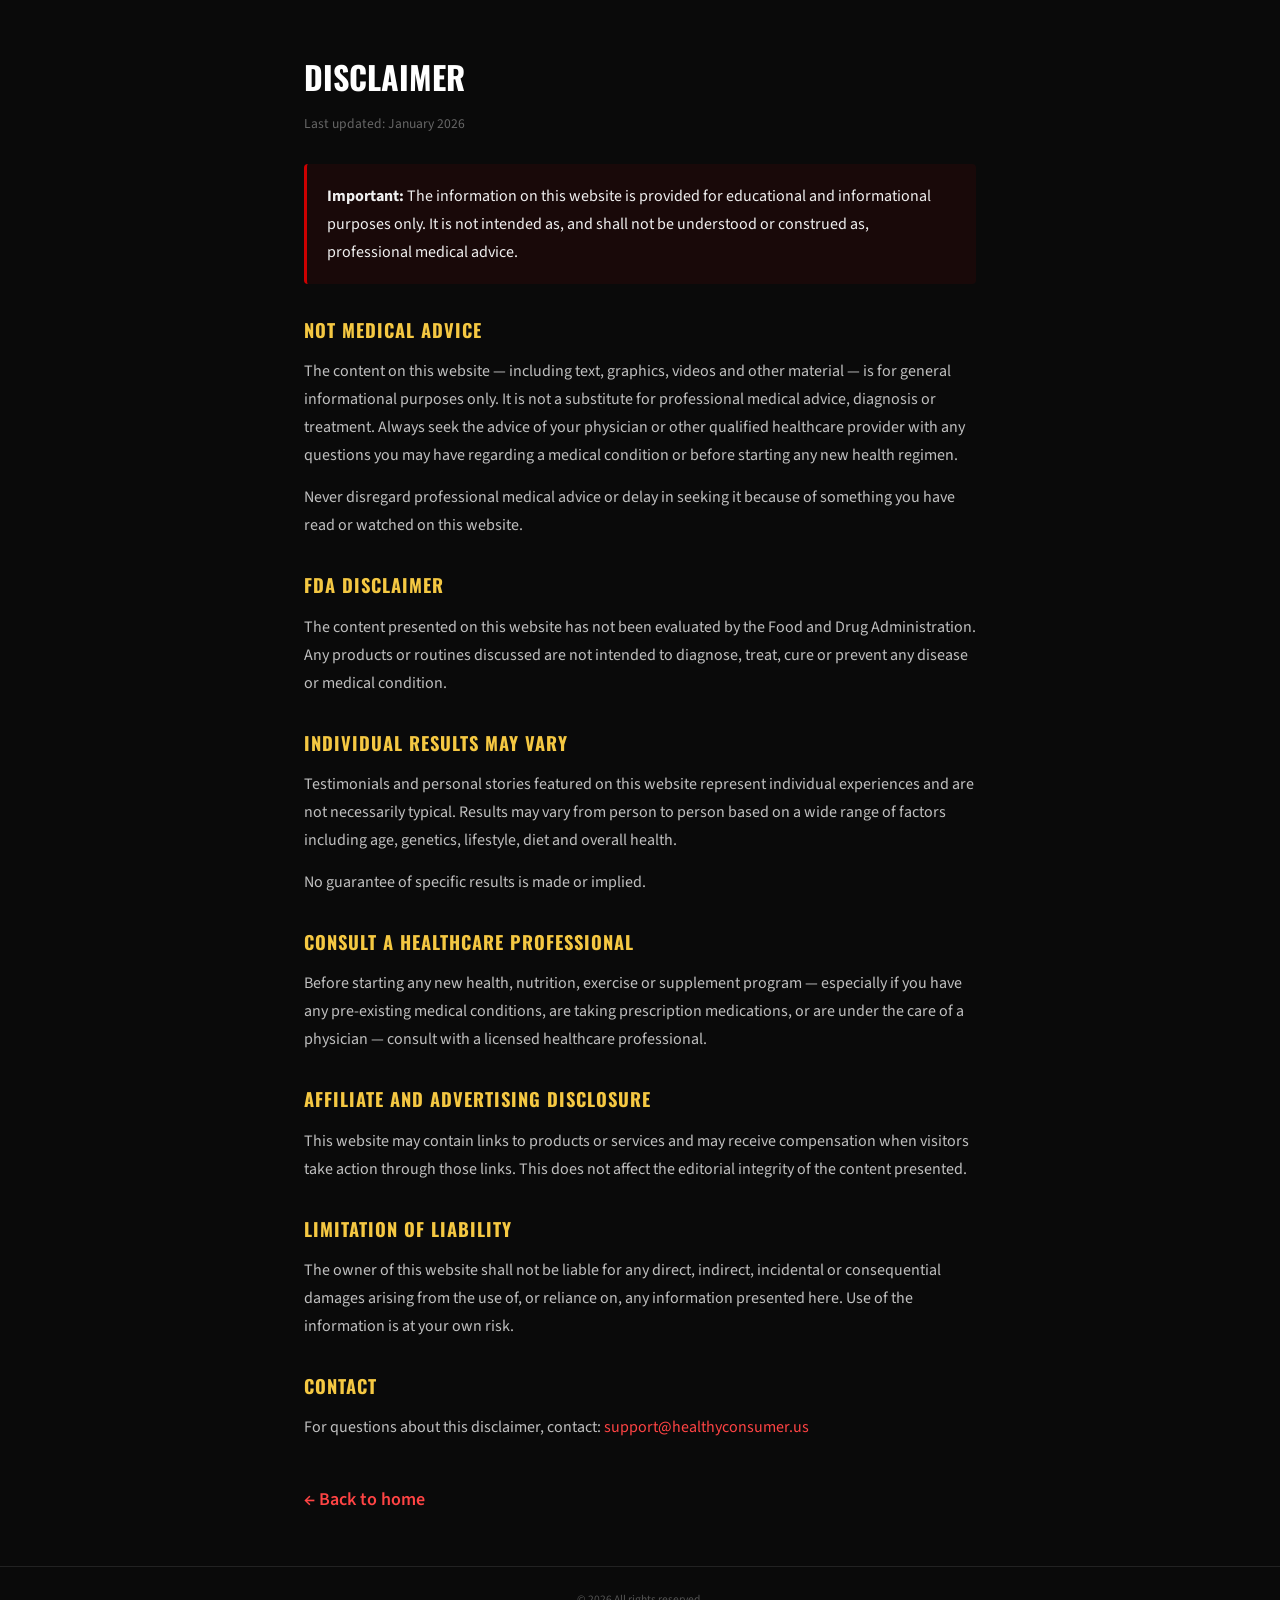
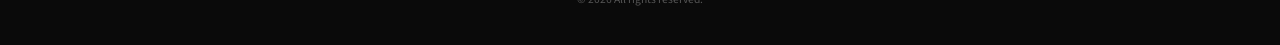
<file: pshorse/disclaimer.html>
<!DOCTYPE html>
<html lang="en">
<head>
  <meta charset="utf-8">
  <title>Disclaimer</title>
  <meta name="viewport" content="width=device-width, initial-scale=1.0">
  <meta name="robots" content="index, follow">
  <link rel="preconnect" href="https://fonts.googleapis.com">
  <link rel="preconnect" href="https://fonts.gstatic.com" crossorigin>
  <link href="https://fonts.googleapis.com/css2?family=Oswald:wght@500;600;700&family=Source+Sans+Pro:wght@400;600;700&display=swap" rel="stylesheet">
  <link rel="stylesheet" href="style.css">
  <style>
    .legal-wrap { max-width: 720px; margin: 0 auto; padding: 50px 24px 30px; }
    .legal-wrap h1 { font-family: 'Oswald', sans-serif; font-size: 2rem; color: #fff; text-transform: uppercase; margin-bottom: 8px; }
    .legal-wrap h2 { font-family: 'Oswald', sans-serif; font-size: 1.15rem; color: #f5c842; text-transform: uppercase; margin: 30px 0 12px; letter-spacing: 1px; }
    .legal-wrap p, .legal-wrap li { color: #c0c0c0; font-size: 1rem; line-height: 1.75; margin-bottom: 14px; }
    .legal-wrap ul { padding-left: 22px; }
    .legal-wrap a { color: #ff4444; }
    .legal-wrap .updated { color: #666; font-size: 0.85rem; margin-bottom: 28px; }
    .legal-wrap .back { display: inline-block; margin-top: 30px; color: #ff4444; font-weight: 600; }
    .alert { background: rgba(204, 0, 0, 0.08); border-left: 3px solid #cc0000; padding: 18px 20px; border-radius: 4px; margin: 18px 0 28px; }
    .alert p { margin-bottom: 0; color: #f0f0f0; }
  </style>
</head>
<body>

  <section class="legal-wrap">
    <h1>Disclaimer</h1>
    <p class="updated">Last updated: January 2026</p>

    <div class="alert">
      <p>
        <strong>Important:</strong> The information on this website is provided for educational and informational purposes only. It is not intended as, and shall not be understood or construed as, professional medical advice.
      </p>
    </div>

    <h2>Not Medical Advice</h2>
    <p>
      The content on this website — including text, graphics, videos and other material — is for general informational purposes only. It is not a substitute for professional medical advice, diagnosis or treatment. Always seek the advice of your physician or other qualified healthcare provider with any questions you may have regarding a medical condition or before starting any new health regimen.
    </p>
    <p>
      Never disregard professional medical advice or delay in seeking it because of something you have read or watched on this website.
    </p>

    <h2>FDA Disclaimer</h2>
    <p>
      The content presented on this website has not been evaluated by the Food and Drug Administration. Any products or routines discussed are not intended to diagnose, treat, cure or prevent any disease or medical condition.
    </p>

    <h2>Individual Results May Vary</h2>
    <p>
      Testimonials and personal stories featured on this website represent individual experiences and are not necessarily typical. Results may vary from person to person based on a wide range of factors including age, genetics, lifestyle, diet and overall health.
    </p>
    <p>No guarantee of specific results is made or implied.</p>

    <h2>Consult a Healthcare Professional</h2>
    <p>
      Before starting any new health, nutrition, exercise or supplement program — especially if you have any pre-existing medical conditions, are taking prescription medications, or are under the care of a physician — consult with a licensed healthcare professional.
    </p>

    <h2>Affiliate and Advertising Disclosure</h2>
    <p>
      This website may contain links to products or services and may receive compensation when visitors take action through those links. This does not affect the editorial integrity of the content presented.
    </p>

    <h2>Limitation of Liability</h2>
    <p>
      The owner of this website shall not be liable for any direct, indirect, incidental or consequential damages arising from the use of, or reliance on, any information presented here. Use of the information is at your own risk.
    </p>

    <h2>Contact</h2>
    <p>
      For questions about this disclaimer, contact: <a href="mailto:support@healthyconsumer.us">support@healthyconsumer.us</a>
    </p>

    <a href="index.html" class="back">← Back to home</a>
  </section>

  <footer class="footer">
    <p class="footer-disclaimer">© 2026 All rights reserved.</p>
  </footer>

</body>
</html>
</file>
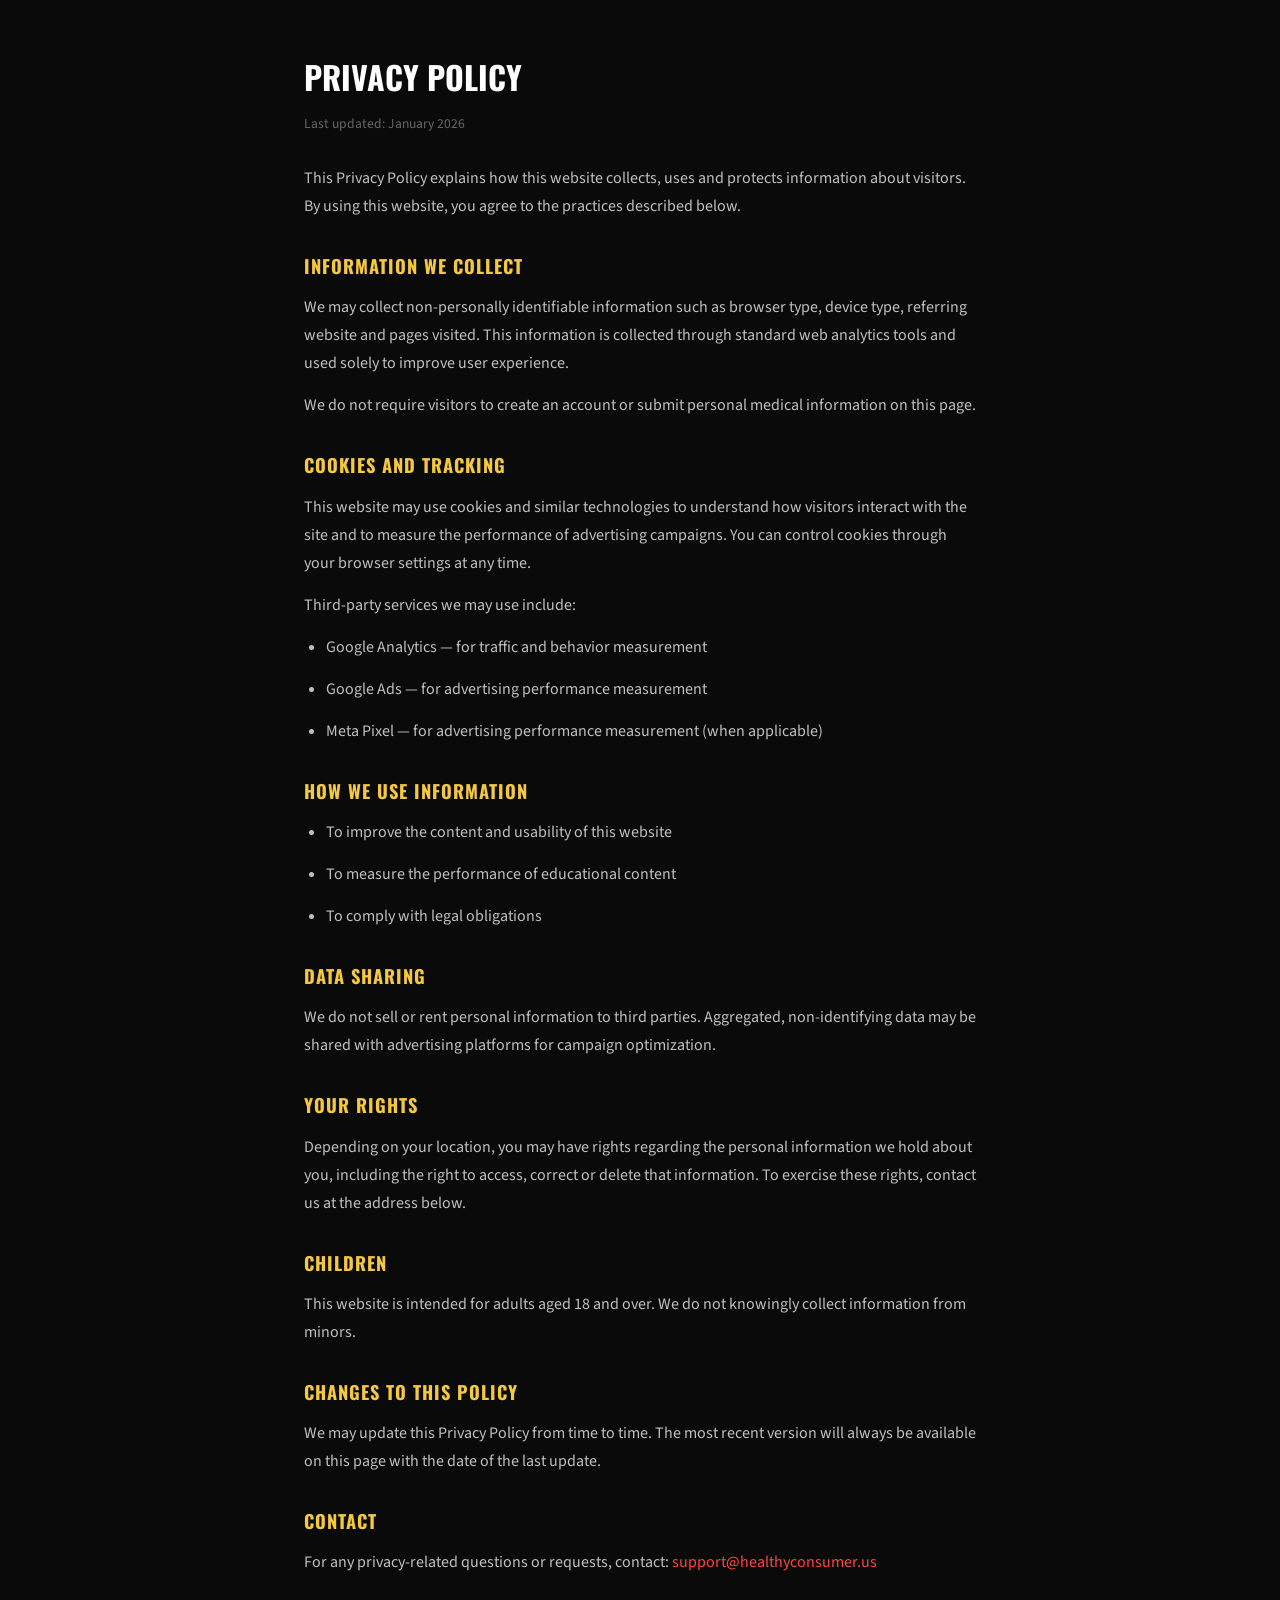
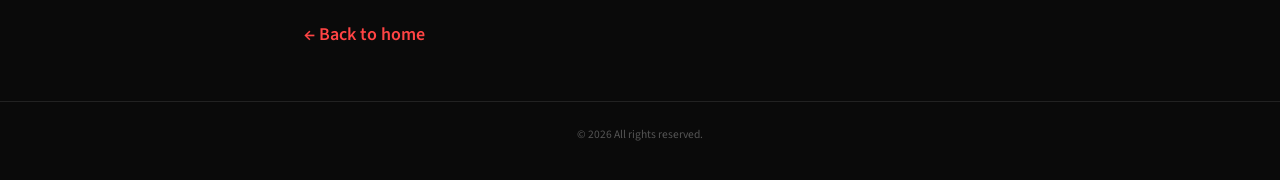
<file: pshorse/privacy.html>
<!DOCTYPE html>
<html lang="en">
<head>
  <meta charset="utf-8">
  <title>Privacy Policy</title>
  <meta name="viewport" content="width=device-width, initial-scale=1.0">
  <meta name="robots" content="index, follow">
  <link rel="preconnect" href="https://fonts.googleapis.com">
  <link rel="preconnect" href="https://fonts.gstatic.com" crossorigin>
  <link href="https://fonts.googleapis.com/css2?family=Oswald:wght@500;600;700&family=Source+Sans+Pro:wght@400;600;700&display=swap" rel="stylesheet">
  <link rel="stylesheet" href="style.css">
  <style>
    .legal-wrap { max-width: 720px; margin: 0 auto; padding: 50px 24px 30px; }
    .legal-wrap h1 { font-family: 'Oswald', sans-serif; font-size: 2rem; color: #fff; text-transform: uppercase; margin-bottom: 8px; }
    .legal-wrap h2 { font-family: 'Oswald', sans-serif; font-size: 1.15rem; color: #f5c842; text-transform: uppercase; margin: 30px 0 12px; letter-spacing: 1px; }
    .legal-wrap p, .legal-wrap li { color: #c0c0c0; font-size: 1rem; line-height: 1.75; margin-bottom: 14px; }
    .legal-wrap ul { padding-left: 22px; }
    .legal-wrap a { color: #ff4444; }
    .legal-wrap .updated { color: #666; font-size: 0.85rem; margin-bottom: 28px; }
    .legal-wrap .back { display: inline-block; margin-top: 30px; color: #ff4444; font-weight: 600; }
  </style>
</head>
<body>

  <section class="legal-wrap">
    <h1>Privacy Policy</h1>
    <p class="updated">Last updated: January 2026</p>

    <p>
      This Privacy Policy explains how this website collects, uses and protects information about visitors. By using this website, you agree to the practices described below.
    </p>

    <h2>Information We Collect</h2>
    <p>
      We may collect non-personally identifiable information such as browser type, device type, referring website and pages visited. This information is collected through standard web analytics tools and used solely to improve user experience.
    </p>
    <p>
      We do not require visitors to create an account or submit personal medical information on this page.
    </p>

    <h2>Cookies and Tracking</h2>
    <p>
      This website may use cookies and similar technologies to understand how visitors interact with the site and to measure the performance of advertising campaigns. You can control cookies through your browser settings at any time.
    </p>
    <p>Third-party services we may use include:</p>
    <ul>
      <li>Google Analytics — for traffic and behavior measurement</li>
      <li>Google Ads — for advertising performance measurement</li>
      <li>Meta Pixel — for advertising performance measurement (when applicable)</li>
    </ul>

    <h2>How We Use Information</h2>
    <ul>
      <li>To improve the content and usability of this website</li>
      <li>To measure the performance of educational content</li>
      <li>To comply with legal obligations</li>
    </ul>

    <h2>Data Sharing</h2>
    <p>
      We do not sell or rent personal information to third parties. Aggregated, non-identifying data may be shared with advertising platforms for campaign optimization.
    </p>

    <h2>Your Rights</h2>
    <p>
      Depending on your location, you may have rights regarding the personal information we hold about you, including the right to access, correct or delete that information. To exercise these rights, contact us at the address below.
    </p>

    <h2>Children</h2>
    <p>
      This website is intended for adults aged 18 and over. We do not knowingly collect information from minors.
    </p>

    <h2>Changes to This Policy</h2>
    <p>
      We may update this Privacy Policy from time to time. The most recent version will always be available on this page with the date of the last update.
    </p>

    <h2>Contact</h2>
    <p>
      For any privacy-related questions or requests, contact: <a href="mailto:support@healthyconsumer.us">support@healthyconsumer.us</a>
    </p>

    <a href="index.html" class="back">← Back to home</a>
  </section>

  <footer class="footer">
    <p class="footer-disclaimer">© 2026 All rights reserved.</p>
  </footer>

</body>
</html>
</file>
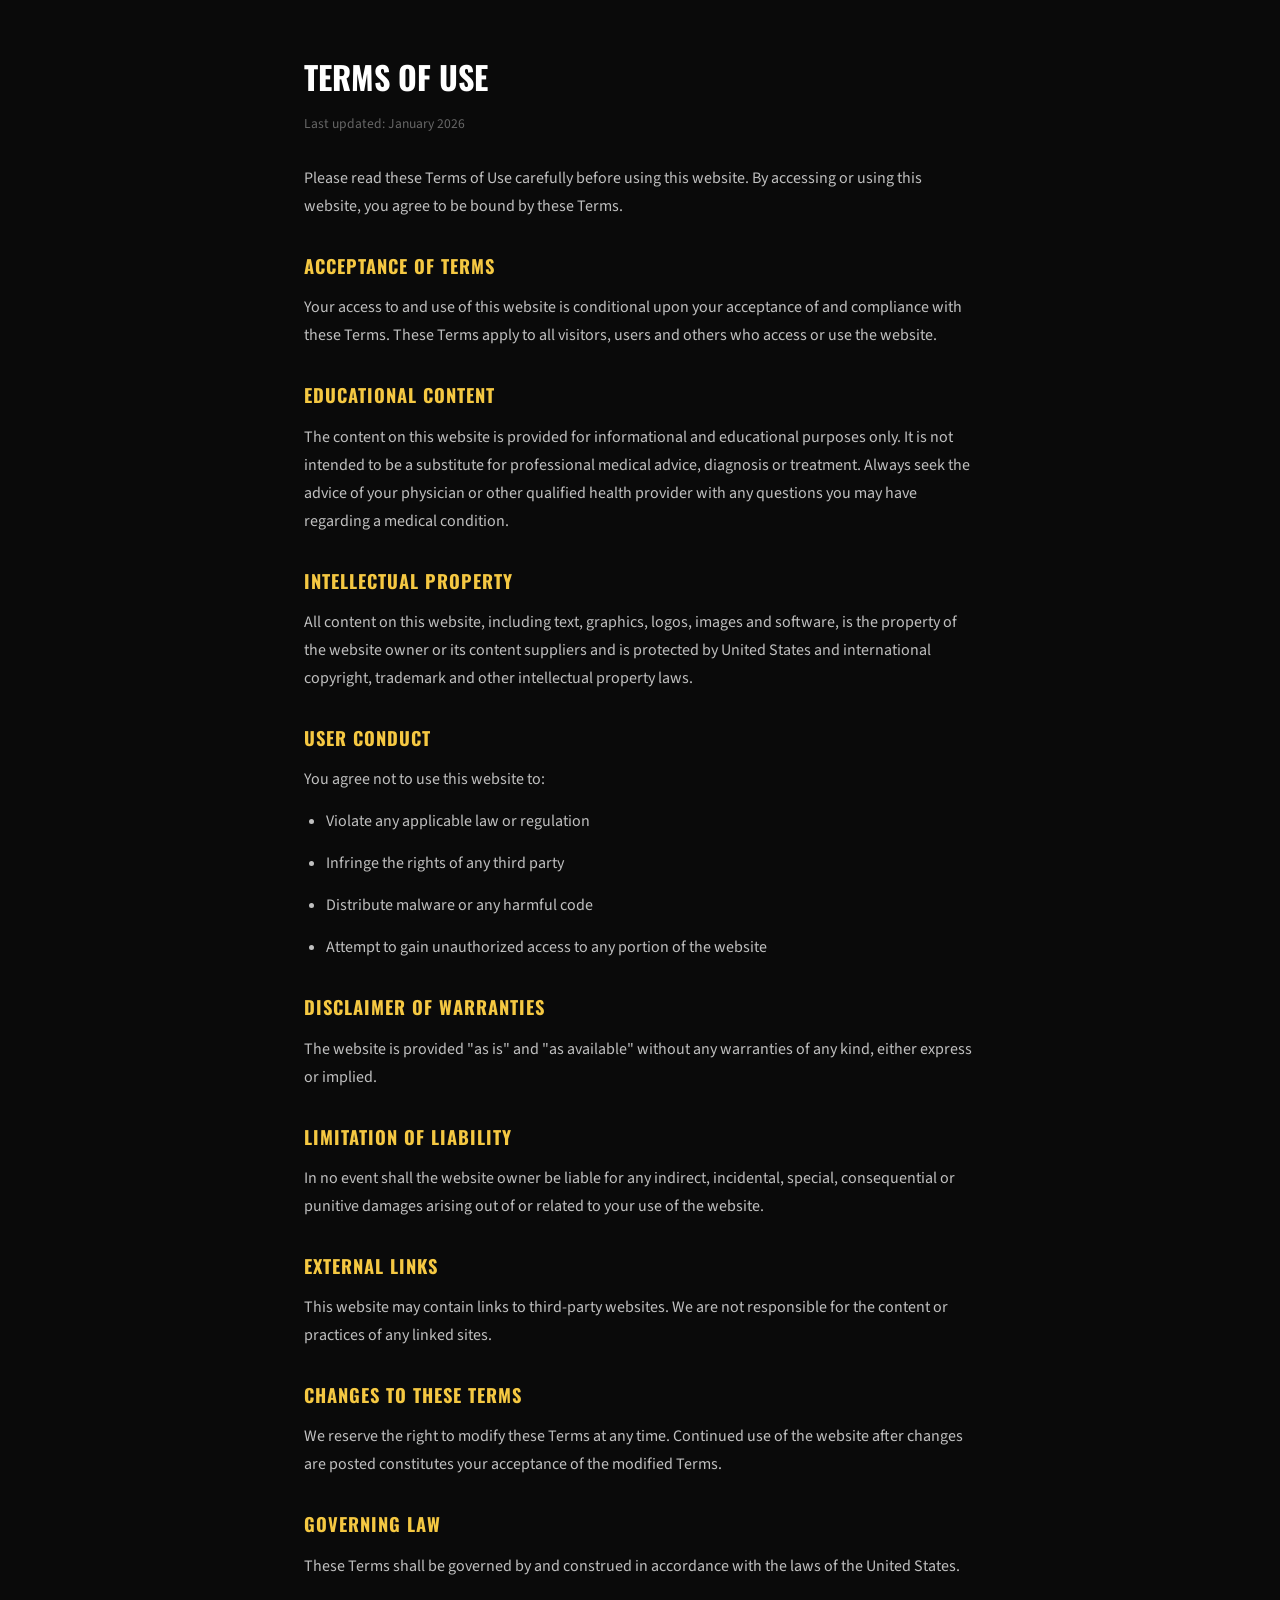
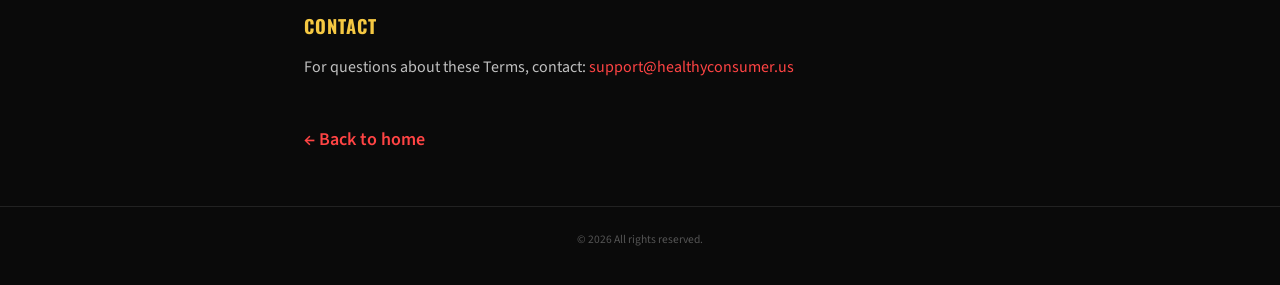
<file: pshorse/terms.html>
<!DOCTYPE html>
<html lang="en">
<head>
  <meta charset="utf-8">
  <title>Terms of Use</title>
  <meta name="viewport" content="width=device-width, initial-scale=1.0">
  <meta name="robots" content="index, follow">
  <link rel="preconnect" href="https://fonts.googleapis.com">
  <link rel="preconnect" href="https://fonts.gstatic.com" crossorigin>
  <link href="https://fonts.googleapis.com/css2?family=Oswald:wght@500;600;700&family=Source+Sans+Pro:wght@400;600;700&display=swap" rel="stylesheet">
  <link rel="stylesheet" href="style.css">
  <style>
    .legal-wrap { max-width: 720px; margin: 0 auto; padding: 50px 24px 30px; }
    .legal-wrap h1 { font-family: 'Oswald', sans-serif; font-size: 2rem; color: #fff; text-transform: uppercase; margin-bottom: 8px; }
    .legal-wrap h2 { font-family: 'Oswald', sans-serif; font-size: 1.15rem; color: #f5c842; text-transform: uppercase; margin: 30px 0 12px; letter-spacing: 1px; }
    .legal-wrap p, .legal-wrap li { color: #c0c0c0; font-size: 1rem; line-height: 1.75; margin-bottom: 14px; }
    .legal-wrap ul { padding-left: 22px; }
    .legal-wrap a { color: #ff4444; }
    .legal-wrap .updated { color: #666; font-size: 0.85rem; margin-bottom: 28px; }
    .legal-wrap .back { display: inline-block; margin-top: 30px; color: #ff4444; font-weight: 600; }
  </style>
</head>
<body>

  <section class="legal-wrap">
    <h1>Terms of Use</h1>
    <p class="updated">Last updated: January 2026</p>

    <p>
      Please read these Terms of Use carefully before using this website. By accessing or using this website, you agree to be bound by these Terms.
    </p>

    <h2>Acceptance of Terms</h2>
    <p>
      Your access to and use of this website is conditional upon your acceptance of and compliance with these Terms. These Terms apply to all visitors, users and others who access or use the website.
    </p>

    <h2>Educational Content</h2>
    <p>
      The content on this website is provided for informational and educational purposes only. It is not intended to be a substitute for professional medical advice, diagnosis or treatment. Always seek the advice of your physician or other qualified health provider with any questions you may have regarding a medical condition.
    </p>

    <h2>Intellectual Property</h2>
    <p>
      All content on this website, including text, graphics, logos, images and software, is the property of the website owner or its content suppliers and is protected by United States and international copyright, trademark and other intellectual property laws.
    </p>

    <h2>User Conduct</h2>
    <p>You agree not to use this website to:</p>
    <ul>
      <li>Violate any applicable law or regulation</li>
      <li>Infringe the rights of any third party</li>
      <li>Distribute malware or any harmful code</li>
      <li>Attempt to gain unauthorized access to any portion of the website</li>
    </ul>

    <h2>Disclaimer of Warranties</h2>
    <p>
      The website is provided "as is" and "as available" without any warranties of any kind, either express or implied.
    </p>

    <h2>Limitation of Liability</h2>
    <p>
      In no event shall the website owner be liable for any indirect, incidental, special, consequential or punitive damages arising out of or related to your use of the website.
    </p>

    <h2>External Links</h2>
    <p>
      This website may contain links to third-party websites. We are not responsible for the content or practices of any linked sites.
    </p>

    <h2>Changes to These Terms</h2>
    <p>
      We reserve the right to modify these Terms at any time. Continued use of the website after changes are posted constitutes your acceptance of the modified Terms.
    </p>

    <h2>Governing Law</h2>
    <p>
      These Terms shall be governed by and construed in accordance with the laws of the United States.
    </p>

    <h2>Contact</h2>
    <p>
      For questions about these Terms, contact: <a href="mailto:support@healthyconsumer.us">support@healthyconsumer.us</a>
    </p>

    <a href="index.html" class="back">← Back to home</a>
  </section>

  <footer class="footer">
    <p class="footer-disclaimer">© 2026 All rights reserved.</p>
  </footer>

</body>
</html>
</file>
<file: horsewoodml1/css/style.css>
/* =========================================================
   Vigortrix landing page — replicação do layout urbanflow
   ========================================================= */

/* ---------- reset ---------- */
*, *::before, *::after { margin: 0; padding: 0; box-sizing: border-box; }
html { scroll-behavior: smooth; }
body {
  font-family: 'Roboto', sans-serif;
  background: #000;
  color: #333;
  -webkit-font-smoothing: antialiased;
  overflow-x: hidden;
  min-height: 100vh;
}
a { color: inherit; text-decoration: none; }
img { display: block; max-width: 100%; height: auto; }
button { border: 0; background: transparent; cursor: pointer; font-family: inherit; color: inherit; }

/* Gate: esconde timer/pricing/comentários até o vídeo atingir 3606s.
   JS em main.js remove a classe quando smartplayer.currentTime >= SECONDS_TO_DISPLAY. */
.gated { display: none; }

/* ---------- top attention bar ---------- */
.attention-bar {
  background: #c61111;
  color: #fff;
  text-align: center;
  padding: 15px;
  font-size: 16px;
  font-weight: 600;
}

/* ---------- headline ---------- */
.headline-section {
  background: #000;
  padding: 40px 20px 20px;
  text-align: center;
}
.main-headline {
  font-family: 'Poppins', sans-serif;
  font-weight: 700;
  font-size: 44px;
  line-height: 1.5;
  color: #fff;
  max-width: 1100px;
  margin: 0 auto;
}
.hl-orange { color: #f49233; }

/* ---------- video ---------- */
.video-section { padding: 15px 0; background: #000; }
.video-wrapper { max-width: 800px; margin: 0 auto; padding: 0 15px; }
.video-embed {
  position: relative;
  width: 100%;
  padding-top: 56.25%;
  background: #000;
}
.video-embed > img,
.video-embed > div {
  position: absolute;
  top: 0; left: 0;
  width: 100%; height: 100%;
}
#thumb_67de150abbdcf5aa029d7134 { object-fit: cover; }
.video-backdrop {
  -webkit-backdrop-filter: blur(5px);
  backdrop-filter: blur(5px);
}

/* ---------- timer / countdown ---------- */
.timer-section {
  background: #414141;
  color: #fff;
  text-align: center;
  padding: 10px 20px 25px;
  position: relative;
}
/* ref: timer headline + countdown são .atomicat-heading-title → Poppins */
.timer-section,
.timer-section * {
  font-family: 'Poppins', sans-serif;
}
.timer-headline {
  color: #ffeb00;
  font-size: 36px;
  font-weight: 600;
  line-height: 1.25;
  margin-bottom: 8px;
}
.timer-countdown {
  font-size: 48px;
  font-weight: 700;
  color: #fff;
  line-height: 1;
}
.timer-arrow {
  position: absolute;
  bottom: -15px;
  left: 50%;
  transform: translateX(-50%);
  width: 0; height: 0;
  border-left: 15px solid transparent;
  border-right: 15px solid transparent;
  border-top: 15px solid #414141;
}

/* ---------- pricing ---------- */
.pricing-section {
  background: #ebebeb;
  padding: 40px 15px 50px;
}
.pricing-grid {
  max-width: 1140px;
  margin: 0 auto;
  display: flex;
  justify-content: center;
  align-items: stretch;
  gap: 25px;
  flex-wrap: wrap;
}
/* Todos os elementos dentro do pricing grid usam Helvetica Neue
   (= ref .pricing-wrapper *). Qualquer regra específica que usa outra
   font abaixo é ignorada — regras mais específicas abaixo removidas. */
.pricing-grid,
.pricing-grid * {
  font-family: 'Helvetica Neue', Helvetica, Arial, sans-serif;
}

/* base card */
.card {
  flex: 0 1 300px;
  display: flex;
  flex-direction: column;
  background: #fff;
  border: 3px solid #a6a6a6;
  border-radius: 18px;
  overflow: hidden;
  color: #000;
  transition: transform .2s, box-shadow .2s;
  text-align: center;
  position: relative;
}
.card:hover {
  transform: translateY(-5px);
  box-shadow: 0 8px 16px rgba(0,0,0,.12);
}

.card-header {
  background: #a6a6a6;
  color: #fff;
  font-weight: 700;
  letter-spacing: .04em;
  text-transform: uppercase;
  padding: 8px;
  font-size: 18px;
}
.card-body {
  padding: 20px 18px;
  flex: 1;
  display: flex;
  flex-direction: column;
  justify-content: space-between;
  align-items: center;
}
.card-title {
  font-size: 19px;
  font-weight: 800;
  text-transform: uppercase;
  line-height: 1.1;
}
.card-subtitle { color: #666; font-size: 14px; margin-bottom: 15px; }
.bottle-img {
  max-width: 200px;
  margin: 10px auto 15px;
}

.price-row {
  margin: 15px 0 5px;
  display: inline-flex;
  align-items: baseline;
  gap: 4px;
  align-self: center;   
}
.price-currency { font-size: 32px; font-weight: 700; }
.price-big {
  font-size: 52px;
  font-weight: 800;
  line-height: 1;
  letter-spacing: -2px;
  color: #2b2b2b;
}
.price-unit { font-size: 12px; font-weight: 600; color: #2b2b2b; align-self: flex-end; margin-bottom: 12px; }

.shipping-note { color: #666; font-size: 14px; margin: 5px 0 15px; }

/* Buy buttons — match reference: retangular w/ cantos 6px, 16px font */
.buy-btn {
  width: 100%;
  padding: 8px 0;
  border-radius: 6px;
  font-size: 16px;
  font-weight: 800;
  display: inline-flex;
  align-items: center;
  justify-content: center;
  gap: 6px;
  transition: transform .1s, box-shadow .1s;
  border: 1px solid transparent;
  margin: 10px 0 2px;
  color: #000;
}
.cart-icon { width: 16px; height: 16px; }

.buy-btn-gray {
  background: linear-gradient(180deg, #ccc 0, #e6e6e6 100%);
  border-color: #bbb;
  box-shadow: 0 4px 0 #a6a6a6;
}
.buy-btn-gray:active { box-shadow: 0 2px 0 #a6a6a6; transform: translateY(2px); }

.buy-btn-gold {
  background: linear-gradient(180deg, #fddb63 0, #fbc02d 100%);
  border-color: #eb4;
  box-shadow: 0 4px 0 #bc822c;
}
.buy-btn-gold:active { box-shadow: 0 2px 0 #bc822c; transform: translateY(2px); }

.payment-icons {
  margin: 10px auto;
  max-width: 220px;
  height: auto;
}
.total-row { margin-top: 10px; font-weight: 800; font-size: 18px; color: #000; }
.strike {
  text-decoration: line-through;
  text-decoration-color: #ee484e;
  -webkit-text-decoration-color: #ee484e;
  text-decoration-thickness: 2px;
  color: #999;
  font-weight: 600;
  margin-right: 5px;
}

/* Badges — match reference: border-radius 5px, 10px font, tight padding */
.badges-container {
  width: 80%;
  margin: 10px auto 8px;
  display: flex;
  flex-direction: column;
  gap: 4px;
}
.badge {
  padding: 4px 2px;
  border-radius: 5px;
  font-size: 10px;
  font-weight: 700;
  color: #fff;
  line-height: 1;
  display: flex;
  align-items: center;
  justify-content: center;
  gap: 5px;
  box-shadow: 0 1px 2px rgba(0,0,0,.1);
}
.badge-icon {
  width: 10px;
  height: 10px;
  flex-shrink: 0;
  fill: currentColor;
}
.badge-vip      { background-color: #ee484e; }
.badge-bonus    { background-color: #000; }
.badge-shipping { background-color: #4a8b6c; }

/* Highlight card (6 bottles) */
.card-highlight {
  background: linear-gradient(180deg, #fae7b8 0, #fef6e0 100%);
  border: 3px solid #000;
  transform: scale(1.05);
}
.card-highlight:hover { transform: scale(1.07) translateY(-2px); }
.card-ribbon {
  background: #ee484e;
  color: #fff;
  font-weight: 700;
  letter-spacing: .04em;
  text-transform: uppercase;
  padding: 8px;
  font-size: 16px;
}

/* Gold button arrow animation (👈🏻) */
.card-highlight .buy-btn-gold { position: relative; overflow: visible; }
.card-highlight .buy-btn-gold::after {
  content: "👈🏻";
  position: absolute;
  right: -12px;
  top: 95%;
  font-size: 44px;
  line-height: 1;
  pointer-events: none;
  z-index: 9;
  filter: drop-shadow(0 3px 2px rgba(0,0,0,.35)) drop-shadow(0 6px 6px rgba(0,0,0,.25));
  animation: tsPoint 1.8s ease-in-out infinite;
  transform: translateY(-50%) rotate(40deg);
}
@keyframes tsPoint {
  0%, 100% { transform: translateY(-50%) translate(0,0) rotate(40deg); }
  50%      { transform: translateY(-50%) translate(12px,8px) rotate(60deg); }
}

/* ---------- rating block (inside pricing section, light bg) ---------- */
/* ref: o container tem classe .atomicat-text que define font-family: Roboto.
   O <p> filho herda. Cor do texto = #1C1E21. */
.rating-block,
.rating-block * {
  font-family: 'Roboto', sans-serif;
  color: #1C1E21;
}
.rating-block {
  max-width: 1140px;
  margin: 40px auto 0;
  text-align: center;
}
.rating-title {
  font-size: 16px;
  font-weight: 700;
  margin-bottom: 5px;
}
.rating-line {
  font-size: 24px;
  font-weight: 700;
  text-shadow: 0 1px 0 #000;
  display: flex;
  justify-content: center;
  align-items: center;
  gap: 6px;
  margin-bottom: 3px;
}
.stars { font-size: 22px; text-shadow: none; }
.rating-value { }
.rating-subtitle { font-size: 16px; font-weight: 400; text-shadow: none; }

/* ---------- comments section (= ref nested en-US HTML) ----------
   CSS vars herdadas da ref :root; valores tirados direto do HTML de referência */
.comments-section {
  --surface: #f0f2f5;     /* bubble bg */
  --stroke: rgba(0,0,0,.06);
  --muted: #8a8d91;       /* meta text */
  --radius: 18px;
  --avatar: 35px;
  --gap: 10px;
  --pad: 14px;
  --bubble-pad-y: 10px;
  --bubble-pad-x: 12px;
  --name-size: 14px;
  --text-size: 15px;
  --meta-size: 12px;

  background: #101010;
  padding: 40px 15px 60px;
  font-family: system-ui, -apple-system, 'Segoe UI', Roboto, Arial, sans-serif;
  color: #1c1e21;
}
.comments {
  /* 3 cards × 300px + 2 gaps × 25px = 950px (largura visual do pricing row) */
  max-width: 950px;
  margin: 0 auto;
  background: #fff;
  border: 1px solid var(--stroke);
  border-radius: 12px;
  overflow: hidden;
  padding: var(--pad);
}
.comment {
  display: flex;
  gap: var(--gap);
  margin-bottom: 16px;
}
.comment-reply { margin-left: 45px; }
.comment-avatar {
  width: var(--avatar);
  height: var(--avatar);
  border-radius: 999px;
  flex-shrink: 0;
  object-fit: cover;
  background: #e9eaec;
}
.comment-content { flex: 1; min-width: 0; }
.comment-bubble {
  background: var(--surface);
  padding: var(--bubble-pad-y) var(--bubble-pad-x);
  border-radius: var(--radius);
  display: inline-block;
  max-width: 100%;
  line-height: 1.25;
}
.comment-name {
  color: #050505;
  font-weight: 600;
  font-size: var(--name-size);
  margin-right: 6px;
  white-space: nowrap;
}
.comment-text {
  margin-top: 4px;
  font-size: var(--text-size);
  line-height: 1.3333;
  color: #050505;
  font-weight: 400;
  word-wrap: break-word;
  overflow-wrap: anywhere;
}
.comment-meta {
  display: flex;
  align-items: center;
  gap: 10px;
  margin-top: 6px;
  font-size: var(--meta-size);
  color: var(--muted);
  flex-wrap: wrap;
}
.comment-meta .reactions {
  display: flex;
  align-items: center;
  gap: 6px;
  background: #fff;
  border: 1px solid var(--stroke);
  border-radius: 999px;
  padding: 2px 8px 2px 4px;
  flex: 0 0 auto;
  color: var(--muted);
  font-weight: 800;                 /* = ref .rx-count font-weight */
  font-size: 12px;
}
/* ref: svg vai dentro de .rx (16x16 com borda + bg branco — deixa o ícone "grosso") */
.like-icon {
  width: 16px;
  height: 16px;
  flex-shrink: 0;
  display: block;
  border-radius: 999px;
  border: 1px solid rgba(0,0,0,.05);
  background: #fff;
}

/* ---------- responsive ---------- */
@media (max-width: 768px) {
  .main-headline { font-size: 32px; }
  .timer-headline { font-size: 22px; }
  .timer-countdown { font-size: 44px; }
  .pricing-grid { gap: 15px; }
  .card-highlight { transform: scale(1); }
  .card-highlight:hover { transform: translateY(-2px); }
  .comment-reply { margin-left: 25px; }
}
@media (max-width: 480px) {
  .attention-bar { font-size: 13px; padding: 10px; }
  .main-headline { font-size: 26px; }
  .headline-section { padding: 25px 15px 10px; }
  .timer-headline { font-size: 18px; }
  .timer-countdown { font-size: 36px; }
  .pricing-grid {
    flex-direction: column;
    align-items: center;
    padding: 0 5px;
  }
  .pricing-grid .card:nth-child(1) { order: 3; }
  .pricing-grid .card:nth-child(2) { order: 1; }
  .pricing-grid .card:nth-child(3) { order: 2; }
  .card { flex: 1 1 100%; max-width: 380px; width: 100%; }
  .price-big { font-size: 60px; }
  .card-highlight .buy-btn-gold::after { font-size: 32px; right: -8px; }
  .video-wrapper { padding: 0 5px; }
}
</file>
<file: horsewoodml3/css/style.css>
/* =========================================================
   Vigortrix landing page — replicação do layout urbanflow
   ========================================================= */

/* ---------- reset ---------- */
*, *::before, *::after { margin: 0; padding: 0; box-sizing: border-box; }
html { scroll-behavior: smooth; }
body {
  font-family: 'Roboto', sans-serif;
  background: #000;
  color: #333;
  -webkit-font-smoothing: antialiased;
  overflow-x: hidden;
  min-height: 100vh;
}
a { color: inherit; text-decoration: none; }
img { display: block; max-width: 100%; height: auto; }
button { border: 0; background: transparent; cursor: pointer; font-family: inherit; color: inherit; }

/* Gate: esconde timer/pricing/comentários até o vídeo atingir 3606s.
   JS em main.js remove a classe quando smartplayer.currentTime >= SECONDS_TO_DISPLAY. */
.gated { display: none; }

/* ---------- top attention bar ---------- */
.attention-bar {
  background: #c61111;
  color: #fff;
  text-align: center;
  padding: 15px;
  font-size: 16px;
  font-weight: 600;
}

/* ---------- headline ---------- */
.headline-section {
  background: #000;
  padding: 40px 20px 20px;
  text-align: center;
}
.main-headline {
  font-family: 'Poppins', sans-serif;
  font-weight: 700;
  font-size: 44px;
  line-height: 1.5;
  color: #fff;
  max-width: 1100px;
  margin: 0 auto;
}
.hl-orange { color: #f49233; }

/* ---------- video ---------- */
.video-section { padding: 15px 0; background: #000; }
.video-wrapper { max-width: 800px; margin: 0 auto; padding: 0 15px; }
.video-embed {
  position: relative;
  width: 100%;
  padding-top: 56.25%;
  background: #000;
}
.video-embed > img,
.video-embed > div {
  position: absolute;
  top: 0; left: 0;
  width: 100%; height: 100%;
}
#thumb_67de150abbdcf5aa029d7134 { object-fit: cover; }
.video-backdrop {
  -webkit-backdrop-filter: blur(5px);
  backdrop-filter: blur(5px);
}

/* ---------- timer / countdown ---------- */
.timer-section {
  background: #414141;
  color: #fff;
  text-align: center;
  padding: 10px 20px 25px;
  position: relative;
}
/* ref: timer headline + countdown são .atomicat-heading-title → Poppins */
.timer-section,
.timer-section * {
  font-family: 'Poppins', sans-serif;
}
.timer-headline {
  color: #ffeb00;
  font-size: 36px;
  font-weight: 600;
  line-height: 1.25;
  margin-bottom: 8px;
}
.timer-countdown {
  font-size: 48px;
  font-weight: 700;
  color: #fff;
  line-height: 1;
}
.timer-arrow {
  position: absolute;
  bottom: -15px;
  left: 50%;
  transform: translateX(-50%);
  width: 0; height: 0;
  border-left: 15px solid transparent;
  border-right: 15px solid transparent;
  border-top: 15px solid #414141;
}

/* ---------- pricing ---------- */
.pricing-section {
  background: #ebebeb;
  padding: 40px 15px 50px;
}
.pricing-grid {
  max-width: 1140px;
  margin: 0 auto;
  display: flex;
  justify-content: center;
  align-items: stretch;
  gap: 25px;
  flex-wrap: wrap;
}
/* Todos os elementos dentro do pricing grid usam Helvetica Neue
   (= ref .pricing-wrapper *). Qualquer regra específica que usa outra
   font abaixo é ignorada — regras mais específicas abaixo removidas. */
.pricing-grid,
.pricing-grid * {
  font-family: 'Helvetica Neue', Helvetica, Arial, sans-serif;
}

/* base card */
.card {
  flex: 0 1 300px;
  display: flex;
  flex-direction: column;
  background: #fff;
  border: 3px solid #a6a6a6;
  border-radius: 18px;
  overflow: hidden;
  color: #000;
  transition: transform .2s, box-shadow .2s;
  text-align: center;
  position: relative;
}
.card:hover {
  transform: translateY(-5px);
  box-shadow: 0 8px 16px rgba(0,0,0,.12);
}

.card-header {
  background: #a6a6a6;
  color: #fff;
  font-weight: 700;
  letter-spacing: .04em;
  text-transform: uppercase;
  padding: 8px;
  font-size: 18px;
}
.card-body {
  padding: 20px 18px;
  flex: 1;
  display: flex;
  flex-direction: column;
  justify-content: space-between;
  align-items: center;
}
.card-title {
  font-size: 19px;
  font-weight: 800;
  text-transform: uppercase;
  line-height: 1.1;
}
.card-subtitle { color: #666; font-size: 14px; margin-bottom: 15px; }
.bottle-img {
  max-width: 200px;
  margin: 10px auto 15px;
}

.price-row {
  margin: 15px 0 5px;
  display: inline-flex;
  align-items: baseline;
  gap: 4px;
  align-self: center;   
}
.price-currency { font-size: 32px; font-weight: 700; }
.price-big {
  font-size: 52px;
  font-weight: 800;
  line-height: 1;
  letter-spacing: -2px;
  color: #2b2b2b;
}
.price-unit { font-size: 12px; font-weight: 600; color: #2b2b2b; align-self: flex-end; margin-bottom: 12px; }

.shipping-note { color: #666; font-size: 14px; margin: 5px 0 15px; }

/* Buy buttons — match reference: retangular w/ cantos 6px, 16px font */
.buy-btn {
  width: 100%;
  padding: 8px 0;
  border-radius: 6px;
  font-size: 16px;
  font-weight: 800;
  display: inline-flex;
  align-items: center;
  justify-content: center;
  gap: 6px;
  transition: transform .1s, box-shadow .1s;
  border: 1px solid transparent;
  margin: 10px 0 2px;
  color: #000;
}
.cart-icon { width: 16px; height: 16px; }

.buy-btn-gray {
  background: linear-gradient(180deg, #ccc 0, #e6e6e6 100%);
  border-color: #bbb;
  box-shadow: 0 4px 0 #a6a6a6;
}
.buy-btn-gray:active { box-shadow: 0 2px 0 #a6a6a6; transform: translateY(2px); }

.buy-btn-gold {
  background: linear-gradient(180deg, #fddb63 0, #fbc02d 100%);
  border-color: #eb4;
  box-shadow: 0 4px 0 #bc822c;
}
.buy-btn-gold:active { box-shadow: 0 2px 0 #bc822c; transform: translateY(2px); }

.payment-icons {
  margin: 10px auto;
  max-width: 220px;
  height: auto;
}
.total-row { margin-top: 10px; font-weight: 800; font-size: 18px; color: #000; }
.strike {
  text-decoration: line-through;
  text-decoration-color: #ee484e;
  -webkit-text-decoration-color: #ee484e;
  text-decoration-thickness: 2px;
  color: #999;
  font-weight: 600;
  margin-right: 5px;
}

/* Badges — match reference: border-radius 5px, 10px font, tight padding */
.badges-container {
  width: 80%;
  margin: 10px auto 8px;
  display: flex;
  flex-direction: column;
  gap: 4px;
}
.badge {
  padding: 4px 2px;
  border-radius: 5px;
  font-size: 10px;
  font-weight: 700;
  color: #fff;
  line-height: 1;
  display: flex;
  align-items: center;
  justify-content: center;
  gap: 5px;
  box-shadow: 0 1px 2px rgba(0,0,0,.1);
}
.badge-icon {
  width: 10px;
  height: 10px;
  flex-shrink: 0;
  fill: currentColor;
}
.badge-vip      { background-color: #ee484e; }
.badge-bonus    { background-color: #000; }
.badge-shipping { background-color: #4a8b6c; }

/* Highlight card (6 bottles) */
.card-highlight {
  background: linear-gradient(180deg, #fae7b8 0, #fef6e0 100%);
  border: 3px solid #000;
  transform: scale(1.05);
}
.card-highlight:hover { transform: scale(1.07) translateY(-2px); }
.card-ribbon {
  background: #ee484e;
  color: #fff;
  font-weight: 700;
  letter-spacing: .04em;
  text-transform: uppercase;
  padding: 8px;
  font-size: 16px;
}

/* Gold button arrow animation (👈🏻) */
.card-highlight .buy-btn-gold { position: relative; overflow: visible; }
.card-highlight .buy-btn-gold::after {
  content: "👈🏻";
  position: absolute;
  right: -12px;
  top: 95%;
  font-size: 44px;
  line-height: 1;
  pointer-events: none;
  z-index: 9;
  filter: drop-shadow(0 3px 2px rgba(0,0,0,.35)) drop-shadow(0 6px 6px rgba(0,0,0,.25));
  animation: tsPoint 1.8s ease-in-out infinite;
  transform: translateY(-50%) rotate(40deg);
}
@keyframes tsPoint {
  0%, 100% { transform: translateY(-50%) translate(0,0) rotate(40deg); }
  50%      { transform: translateY(-50%) translate(12px,8px) rotate(60deg); }
}

/* ---------- rating block (inside pricing section, light bg) ---------- */
/* ref: o container tem classe .atomicat-text que define font-family: Roboto.
   O <p> filho herda. Cor do texto = #1C1E21. */
.rating-block,
.rating-block * {
  font-family: 'Roboto', sans-serif;
  color: #1C1E21;
}
.rating-block {
  max-width: 1140px;
  margin: 40px auto 0;
  text-align: center;
}
.rating-title {
  font-size: 16px;
  font-weight: 700;
  margin-bottom: 5px;
}
.rating-line {
  font-size: 24px;
  font-weight: 700;
  text-shadow: 0 1px 0 #000;
  display: flex;
  justify-content: center;
  align-items: center;
  gap: 6px;
  margin-bottom: 3px;
}
.stars { font-size: 22px; text-shadow: none; }
.rating-value { }
.rating-subtitle { font-size: 16px; font-weight: 400; text-shadow: none; }

/* ---------- comments section (= ref nested en-US HTML) ----------
   CSS vars herdadas da ref :root; valores tirados direto do HTML de referência */
.comments-section {
  --surface: #f0f2f5;     /* bubble bg */
  --stroke: rgba(0,0,0,.06);
  --muted: #8a8d91;       /* meta text */
  --radius: 18px;
  --avatar: 35px;
  --gap: 10px;
  --pad: 14px;
  --bubble-pad-y: 10px;
  --bubble-pad-x: 12px;
  --name-size: 14px;
  --text-size: 15px;
  --meta-size: 12px;

  background: #101010;
  padding: 40px 15px 60px;
  font-family: system-ui, -apple-system, 'Segoe UI', Roboto, Arial, sans-serif;
  color: #1c1e21;
}
.comments {
  /* 3 cards × 300px + 2 gaps × 25px = 950px (largura visual do pricing row) */
  max-width: 950px;
  margin: 0 auto;
  background: #fff;
  border: 1px solid var(--stroke);
  border-radius: 12px;
  overflow: hidden;
  padding: var(--pad);
}
.comment {
  display: flex;
  gap: var(--gap);
  margin-bottom: 16px;
}
.comment-reply { margin-left: 45px; }
.comment-avatar {
  width: var(--avatar);
  height: var(--avatar);
  border-radius: 999px;
  flex-shrink: 0;
  object-fit: cover;
  background: #e9eaec;
}
.comment-content { flex: 1; min-width: 0; }
.comment-bubble {
  background: var(--surface);
  padding: var(--bubble-pad-y) var(--bubble-pad-x);
  border-radius: var(--radius);
  display: inline-block;
  max-width: 100%;
  line-height: 1.25;
}
.comment-name {
  color: #050505;
  font-weight: 600;
  font-size: var(--name-size);
  margin-right: 6px;
  white-space: nowrap;
}
.comment-text {
  margin-top: 4px;
  font-size: var(--text-size);
  line-height: 1.3333;
  color: #050505;
  font-weight: 400;
  word-wrap: break-word;
  overflow-wrap: anywhere;
}
.comment-meta {
  display: flex;
  align-items: center;
  gap: 10px;
  margin-top: 6px;
  font-size: var(--meta-size);
  color: var(--muted);
  flex-wrap: wrap;
}
.comment-meta .reactions {
  display: flex;
  align-items: center;
  gap: 6px;
  background: #fff;
  border: 1px solid var(--stroke);
  border-radius: 999px;
  padding: 2px 8px 2px 4px;
  flex: 0 0 auto;
  color: var(--muted);
  font-weight: 800;                 /* = ref .rx-count font-weight */
  font-size: 12px;
}
/* ref: svg vai dentro de .rx (16x16 com borda + bg branco — deixa o ícone "grosso") */
.like-icon {
  width: 16px;
  height: 16px;
  flex-shrink: 0;
  display: block;
  border-radius: 999px;
  border: 1px solid rgba(0,0,0,.05);
  background: #fff;
}

/* ---------- responsive ---------- */
@media (max-width: 768px) {
  .main-headline { font-size: 32px; }
  .timer-headline { font-size: 22px; }
  .timer-countdown { font-size: 44px; }
  .pricing-grid { gap: 15px; }
  .card-highlight { transform: scale(1); }
  .card-highlight:hover { transform: translateY(-2px); }
  .comment-reply { margin-left: 25px; }
}
@media (max-width: 480px) {
  .attention-bar { font-size: 13px; padding: 10px; }
  .main-headline { font-size: 26px; }
  .headline-section { padding: 25px 15px 10px; }
  .timer-headline { font-size: 18px; }
  .timer-countdown { font-size: 36px; }
  .pricing-grid {
    flex-direction: column;
    align-items: center;
    padding: 0 5px;
  }
  .pricing-grid .card:nth-child(1) { order: 3; }
  .pricing-grid .card:nth-child(2) { order: 1; }
  .pricing-grid .card:nth-child(3) { order: 2; }
  .card { flex: 1 1 100%; max-width: 380px; width: 100%; }
  .price-big { font-size: 60px; }
  .card-highlight .buy-btn-gold::after { font-size: 32px; right: -8px; }
  .video-wrapper { padding: 0 5px; }
}
</file>
<file: pshorse/style.css>
/* ============================================
   PRESELL VIGORTRIX — GOOGLE ADS VERSION
   Pegada agressiva, página curta, compliance-aware
   ============================================ */

/* ========== RESET ========== */
*, *::before, *::after {
  margin: 0;
  padding: 0;
  box-sizing: border-box;
}

/* ========== BASE ========== */
body {
  background-color: #0a0a0a;
  color: #e0e0e0;
  font-family: 'Source Sans Pro', Helvetica, Arial, sans-serif;
  font-size: 18px;
  line-height: 1.7;
  -webkit-font-smoothing: antialiased;
  overflow-x: hidden;
}

a {
  text-decoration: none;
  color: inherit;
}

img, video {
  max-width: 100%;
  display: block;
}

/* ========== HERO SECTION ========== */
.hero {
  background: linear-gradient(180deg, #1a0000 0%, #0a0a0a 100%);
  padding: 50px 20px 30px;
  text-align: center;
  border-bottom: 3px solid #cc0000;
}

.badge {
  display: inline-block;
  background: #cc0000;
  color: #fff;
  font-family: 'Oswald', sans-serif;
  font-size: 11px;
  font-weight: 600;
  letter-spacing: 3px;
  text-transform: uppercase;
  padding: 6px 18px;
  margin-bottom: 24px;
  border-radius: 2px;
}

.headline {
  font-family: 'Oswald', sans-serif;
  font-size: 2.1rem;
  font-weight: 700;
  color: #ffffff;
  text-transform: uppercase;
  line-height: 1.2;
  max-width: 760px;
  margin: 0 auto 20px;
}

.headline .red {
  color: #ff1a1a;
}

.sub-headline {
  font-family: 'Source Sans Pro', sans-serif;
  font-size: 1.15rem;
  font-weight: 400;
  color: #d0d0d0;
  line-height: 1.6;
  max-width: 680px;
  margin: 0 auto;
}

.sub-headline strong {
  color: #f5c842;
  font-weight: 700;
}

/* ========== VIDEO SECTION ========== */
.video-section {
  padding: 35px 20px 25px;
  text-align: center;
}

.video-wrapper {
  max-width: 640px;
  margin: 0 auto;
  position: relative;
  cursor: pointer;
  border-radius: 6px;
  overflow: hidden;
  box-shadow: 0 0 40px rgba(204, 0, 0, 0.2);
  border: 2px solid #333;
  transition: box-shadow 0.3s ease, border-color 0.3s ease;
  display: block;
}

.video-wrapper:hover {
  box-shadow: 0 0 50px rgba(204, 0, 0, 0.35);
  border-color: #cc0000;
}

.video-thumbnail {
  width: 100%;
  aspect-ratio: 16/9;
  background: linear-gradient(135deg, #1a1a1a 0%, #2a1a1a 50%, #1a1a1a 100%);
  display: flex;
  align-items: center;
  justify-content: center;
  position: relative;
}

.video-thumbnail::before {
  content: '';
  position: absolute;
  inset: 0;
  background: radial-gradient(circle at center, transparent 30%, rgba(0,0,0,0.5) 100%);
  z-index: 1;
}

.video-thumbnail img,
.video-thumbnail video {
  width: 100%;
  height: 100%;
  object-fit: cover;
  position: absolute;
  inset: 0;
}

.play-btn {
  width: 80px;
  height: 80px;
  background: rgba(204, 0, 0, 0.9);
  border-radius: 50%;
  display: flex;
  align-items: center;
  justify-content: center;
  position: relative;
  z-index: 2;
  transition: transform 0.3s ease, background 0.3s ease;
  animation: pulse-ring 2s ease-out infinite;
}

.video-wrapper:hover .play-btn {
  transform: scale(1.1);
  background: rgba(255, 26, 26, 1);
}

.play-btn::after {
  content: '';
  width: 0;
  height: 0;
  border-style: solid;
  border-width: 14px 0 14px 26px;
  border-color: transparent transparent transparent #ffffff;
  margin-left: 5px;
}

@keyframes pulse-ring {
  0% { box-shadow: 0 0 0 0 rgba(204, 0, 0, 0.5); }
  70% { box-shadow: 0 0 0 20px rgba(204, 0, 0, 0); }
  100% { box-shadow: 0 0 0 0 rgba(204, 0, 0, 0); }
}

.video-label {
  font-family: 'Oswald', sans-serif;
  position: absolute;
  bottom: 0;
  left: 0;
  right: 0;
  background: linear-gradient(transparent, rgba(0,0,0,0.85));
  color: #fff;
  font-size: 0.95rem;
  font-weight: 600;
  letter-spacing: 1.5px;
  text-transform: uppercase;
  padding: 30px 15px 14px;
  z-index: 2;
}

/* ========== CTA BUTTONS ========== */
.cta-container {
  text-align: center;
  padding: 20px 20px 10px;
}

.cta-btn {
  display: inline-block;
  background: linear-gradient(180deg, #e81919 0%, #a00 100%);
  color: #fff;
  font-family: 'Oswald', sans-serif;
  font-size: 1.25rem;
  font-weight: 700;
  text-transform: uppercase;
  letter-spacing: 1px;
  text-decoration: none;
  padding: 18px 40px;
  border-radius: 4px;
  border: none;
  cursor: pointer;
  transition: transform 0.2s ease, box-shadow 0.2s ease;
  box-shadow: 0 4px 20px rgba(204, 0, 0, 0.4);
  max-width: 520px;
  width: 100%;
}

.cta-btn:hover {
  transform: translateY(-2px);
  box-shadow: 0 6px 30px rgba(204, 0, 0, 0.6);
}

.cta-btn:active {
  transform: translateY(0);
}

.cta-bottom {
  text-align: center;
  padding: 10px 20px 50px;
}

.cta-btn-bottom {
  display: inline-block;
  background: linear-gradient(180deg, #e81919 0%, #a00 100%);
  color: #fff;
  font-family: 'Oswald', sans-serif;
  font-size: 1.3rem;
  font-weight: 700;
  text-transform: uppercase;
  letter-spacing: 1px;
  text-decoration: none;
  padding: 20px 40px;
  border-radius: 4px;
  border: none;
  cursor: pointer;
  transition: transform 0.2s ease, box-shadow 0.2s ease;
  box-shadow: 0 4px 20px rgba(204, 0, 0, 0.4);
  max-width: 540px;
  width: 100%;
  position: relative;
  overflow: hidden;
}

.cta-btn-bottom:hover {
  transform: translateY(-2px);
  box-shadow: 0 6px 30px rgba(204, 0, 0, 0.6);
}

.cta-btn-bottom::after {
  content: '';
  position: absolute;
  top: 0;
  left: -100%;
  width: 100%;
  height: 100%;
  background: linear-gradient(90deg, transparent, rgba(255,255,255,0.15), transparent);
  animation: shimmer 2.5s ease-in-out infinite;
}

@keyframes shimmer {
  0% { left: -100%; }
  100% { left: 100%; }
}

.cta-sub {
  font-family: 'Source Sans Pro', sans-serif;
  color: #999;
  font-size: 0.82rem;
  margin-top: 12px;
  letter-spacing: 0.5px;
}

.cta-sub .lock-icon {
  margin-right: 4px;
}

/* ========== BODY COPY ========== */
.body-copy {
  max-width: 640px;
  margin: 0 auto;
  padding: 30px 24px 20px;
}

.body-copy p {
  margin-bottom: 22px;
  color: #d0d0d0;
  font-size: 1.05rem;
  line-height: 1.8;
}

.body-copy strong {
  color: #ffffff;
  font-weight: 700;
}

.body-copy .highlight {
  color: #f5c842;
  font-weight: 700;
}

.body-copy .red-text {
  color: #ff4444;
  font-weight: 700;
}

.body-copy .highlight-block {
  background: linear-gradient(135deg, rgba(204, 0, 0, 0.08) 0%, rgba(245, 200, 66, 0.05) 100%);
  border-left: 3px solid #f5c842;
  padding: 18px 22px;
  border-radius: 4px;
  font-size: 1.08rem !important;
  color: #f0f0f0 !important;
}

/* ========== FOOTER ========== */
.footer {
  border-top: 1px solid #222;
  padding: 24px 20px;
  text-align: center;
  margin-top: 20px;
}

.footer-links {
  display: flex;
  justify-content: center;
  gap: 24px;
  margin-bottom: 16px;
}

.footer-links a {
  color: #888;
  font-size: 0.8rem;
  text-decoration: none;
  font-weight: 600;
  text-transform: uppercase;
  letter-spacing: 1px;
  transition: color 0.2s ease;
}

.footer-links a:hover {
  color: #ccc;
}

.footer-disclaimer {
  color: #555;
  font-size: 0.72rem;
  line-height: 1.6;
  max-width: 620px;
  margin: 0 auto 12px;
}

/* ========== RESPONSIVE ========== */
@media (max-width: 480px) {
  .headline {
    font-size: 1.55rem;
  }
  .sub-headline {
    font-size: 1rem;
  }
  .body-copy p {
    font-size: 1rem;
  }
  .cta-btn, .cta-btn-bottom {
    font-size: 1.05rem;
    padding: 16px 24px;
  }
  .play-btn {
    width: 65px;
    height: 65px;
  }
  .play-btn::after {
    border-width: 11px 0 11px 20px;
  }
  .video-label {
    font-size: 0.78rem;
    letter-spacing: 1px;
  }
}

@media (min-width: 768px) {
  .hero {
    padding: 60px 30px 40px;
  }
  .headline {
    font-size: 2.6rem;
  }
  .sub-headline {
    font-size: 1.25rem;
  }
  .body-copy {
    padding: 40px 20px 30px;
  }
}
</file>
<file: vhg2-l1/css/style.css>
/* =========================================================
   Vigortrix landing page — replicação do layout urbanflow
   ========================================================= */

/* ---------- reset ---------- */
*, *::before, *::after { margin: 0; padding: 0; box-sizing: border-box; }
html { scroll-behavior: smooth; }
body {
  font-family: 'Roboto', sans-serif;
  background: #000;
  color: #333;
  -webkit-font-smoothing: antialiased;
  overflow-x: hidden;
  min-height: 100vh;
}
a { color: inherit; text-decoration: none; }
img { display: block; max-width: 100%; height: auto; }
button { border: 0; background: transparent; cursor: pointer; font-family: inherit; color: inherit; }

/* Gate: esconde timer/pricing/comentários até o vídeo atingir 3606s.
   JS em main.js remove a classe quando smartplayer.svx7_currentTime >= SECONDS_TO_DISPLAY. */
.svx7_gated { display: none; }

/* ---------- top attention bar ---------- */
.svx7_attention-bar {
  background: #c61111;
  color: #fff;
  text-align: center;
  padding: 15px;
  font-size: 16px;
  font-weight: 600;
}

/* ---------- headline ---------- */
.svx7_headline-section {
  background: #000;
  padding: 40px 20px 20px;
  text-align: center;
}
.svx7_main-headline {
  font-family: 'Poppins', sans-serif;
  font-weight: 700;
  font-size: 44px;
  line-height: 1.5;
  color: #fff;
  max-width: 1100px;
  margin: 0 auto;
}
.svx7_hl-orange { color: #f49233; }

/* ---------- video ---------- */
.svx7_video-section { padding: 15px 0; background: #000; }
.svx7_video-wrapper { max-width: 800px; margin: 0 auto; padding: 0 15px; }
.svx7_video-embed {
  position: relative;
  width: 100%;
  padding-top: 56.25%;
  background: #000;
}
.svx7_video-embed > img,
.svx7_video-embed > div {
  position: absolute;
  top: 0; left: 0;
  width: 100%; height: 100%;
}
#thumb_67de150abbdcf5aa029d7134 { object-fit: cover; }
.svx7_video-backdrop {
  -webkit-backdrop-filter: blur(5px);
  backdrop-filter: blur(5px);
}

/* ---------- timer / countdown ---------- */
.svx7_timer-section {
  background: #414141;
  color: #fff;
  text-align: center;
  padding: 10px 20px 25px;
  position: relative;
}
/* ref: timer headline + countdown são .svx7_atomicat-heading-title → Poppins */
.svx7_timer-section,
.svx7_timer-section * {
  font-family: 'Poppins', sans-serif;
}
.svx7_timer-headline {
  color: #ffeb00;
  font-size: 36px;
  font-weight: 600;
  line-height: 1.25;
  margin-bottom: 8px;
}
.svx7_timer-countdown {
  font-size: 48px;
  font-weight: 700;
  color: #fff;
  line-height: 1;
}
.svx7_timer-arrow {
  position: absolute;
  bottom: -15px;
  left: 50%;
  transform: translateX(-50%);
  width: 0; height: 0;
  border-left: 15px solid transparent;
  border-right: 15px solid transparent;
  border-top: 15px solid #414141;
}

/* ---------- pricing ---------- */
.svx7_pricing-section {
  background: #ebebeb;
  padding: 40px 15px 50px;
}
.svx7_pricing-grid {
  max-width: 1140px;
  margin: 0 auto;
  display: flex;
  justify-content: center;
  align-items: stretch;
  gap: 25px;
  flex-wrap: wrap;
}
/* Todos os elementos dentro do pricing grid usam Helvetica Neue
   (= ref .svx7_pricing-wrapper *). Qualquer regra específica que usa outra
   font abaixo é ignorada — regras mais específicas abaixo removidas. */
.svx7_pricing-grid,
.svx7_pricing-grid * {
  font-family: 'Helvetica Neue', Helvetica, Arial, sans-serif;
}

/* base card */
.svx7_card {
  flex: 0 1 300px;
  display: flex;
  flex-direction: column;
  background: #fff;
  border: 3px solid #a6a6a6;
  border-radius: 18px;
  overflow: hidden;
  color: #000;
  transition: transform .2s, box-shadow .2s;
  text-align: center;
  position: relative;
}
.svx7_card:hover {
  transform: translateY(-5px);
  box-shadow: 0 8px 16px rgba(0,0,0,.12);
}

.svx7_card-header {
  background: #a6a6a6;
  color: #fff;
  font-weight: 700;
  letter-spacing: .04em;
  text-transform: uppercase;
  padding: 8px;
  font-size: 18px;
}
.svx7_card-body {
  padding: 20px 18px;
  flex: 1;
  display: flex;
  flex-direction: column;
  justify-content: space-between;
  align-items: center;
}
.svx7_card-title {
  font-size: 19px;
  font-weight: 800;
  text-transform: uppercase;
  line-height: 1.1;
}
.svx7_card-subtitle { color: #666; font-size: 14px; margin-bottom: 15px; }
.svx7_bottle-img {
  max-width: 200px;
  margin: 10px auto 15px;
}

.svx7_price-row {
  margin: 15px 0 5px;
  display: inline-flex;
  align-items: baseline;
  gap: 4px;
  align-self: center;   
}
.svx7_price-currency { font-size: 32px; font-weight: 700; }
.svx7_price-big {
  font-size: 52px;
  font-weight: 800;
  line-height: 1;
  letter-spacing: -2px;
  color: #2b2b2b;
}
.svx7_price-unit { font-size: 12px; font-weight: 600; color: #2b2b2b; align-self: flex-end; margin-bottom: 12px; }

.svx7_shipping-note { color: #666; font-size: 14px; margin: 5px 0 15px; }

/* Buy buttons — match reference: retangular w/ cantos 6px, 16px font */
.svx7_buy-btn {
  width: 100%;
  padding: 8px 0;
  border-radius: 6px;
  font-size: 16px;
  font-weight: 800;
  display: inline-flex;
  align-items: center;
  justify-content: center;
  gap: 6px;
  transition: transform .1s, box-shadow .1s;
  border: 1px solid transparent;
  margin: 10px 0 2px;
  color: #000;
}
.svx7_cart-icon { width: 16px; height: 16px; }

.svx7_buy-btn-gray {
  background: linear-gradient(180deg, #ccc 0, #e6e6e6 100%);
  border-color: #bbb;
  box-shadow: 0 4px 0 #a6a6a6;
}
.svx7_buy-btn-gray:active { box-shadow: 0 2px 0 #a6a6a6; transform: translateY(2px); }

.svx7_buy-btn-gold {
  background: linear-gradient(180deg, #fddb63 0, #fbc02d 100%);
  border-color: #eb4;
  box-shadow: 0 4px 0 #bc822c;
}
.svx7_buy-btn-gold:active { box-shadow: 0 2px 0 #bc822c; transform: translateY(2px); }

.svx7_payment-icons {
  margin: 10px auto;
  max-width: 220px;
  height: auto;
}
.svx7_total-row { margin-top: 10px; font-weight: 800; font-size: 18px; color: #000; }
.svx7_strike {
  text-decoration: line-through;
  text-decoration-color: #ee484e;
  -webkit-text-decoration-color: #ee484e;
  text-decoration-thickness: 2px;
  color: #999;
  font-weight: 600;
  margin-right: 5px;
}

/* Badges — match reference: border-radius 5px, 10px font, tight padding */
.svx7_badges-container {
  width: 80%;
  margin: 10px auto 8px;
  display: flex;
  flex-direction: column;
  gap: 4px;
}
.svx7_badge {
  padding: 4px 2px;
  border-radius: 5px;
  font-size: 10px;
  font-weight: 700;
  color: #fff;
  line-height: 1;
  display: flex;
  align-items: center;
  justify-content: center;
  gap: 5px;
  box-shadow: 0 1px 2px rgba(0,0,0,.1);
}
.svx7_badge-icon {
  width: 10px;
  height: 10px;
  flex-shrink: 0;
  fill: currentColor;
}
.svx7_badge-vip      { background-color: #ee484e; }
.svx7_badge-bonus    { background-color: #000; }
.svx7_badge-shipping { background-color: #4a8b6c; }

/* Highlight card (6 bottles) */
.svx7_card-highlight {
  background: linear-gradient(180deg, #fae7b8 0, #fef6e0 100%);
  border: 3px solid #000;
  transform: scale(1.05);
}
.svx7_card-highlight:hover { transform: scale(1.07) translateY(-2px); }
.svx7_card-ribbon {
  background: #ee484e;
  color: #fff;
  font-weight: 700;
  letter-spacing: .04em;
  text-transform: uppercase;
  padding: 8px;
  font-size: 16px;
}

/* Gold button arrow animation (👈🏻) */
.svx7_card-highlight .svx7_buy-btn-gold { position: relative; overflow: visible; }
.svx7_card-highlight .svx7_buy-btn-gold::after {
  content: "👈🏻";
  position: absolute;
  right: -12px;
  top: 95%;
  font-size: 44px;
  line-height: 1;
  pointer-events: none;
  z-index: 9;
  filter: drop-shadow(0 3px 2px rgba(0,0,0,.35)) drop-shadow(0 6px 6px rgba(0,0,0,.25));
  animation: tsPoint 1.8s ease-in-out infinite;
  transform: translateY(-50%) rotate(40deg);
}
@keyframes tsPoint {
  0%, 100% { transform: translateY(-50%) translate(0,0) rotate(40deg); }
  50%      { transform: translateY(-50%) translate(12px,8px) rotate(60deg); }
}

/* ---------- rating block (inside pricing section, light bg) ---------- */
/* ref: o container tem classe .svx7_atomicat-text que define font-family: Roboto.
   O <p> filho herda. Cor do texto = #1C1E21. */
.svx7_rating-block,
.svx7_rating-block * {
  font-family: 'Roboto', sans-serif;
  color: #1C1E21;
}
.svx7_rating-block {
  max-width: 1140px;
  margin: 40px auto 0;
  text-align: center;
}
.svx7_rating-title {
  font-size: 16px;
  font-weight: 700;
  margin-bottom: 5px;
}
.svx7_rating-line {
  font-size: 24px;
  font-weight: 700;
  text-shadow: 0 1px 0 #000;
  display: flex;
  justify-content: center;
  align-items: center;
  gap: 6px;
  margin-bottom: 3px;
}
.svx7_stars { font-size: 22px; text-shadow: none; }
.svx7_rating-value { }
.svx7_rating-subtitle { font-size: 16px; font-weight: 400; text-shadow: none; }

/* ---------- comments section (= ref nested en-US HTML) ----------
   CSS vars herdadas da ref :root; valores tirados direto do HTML de referência */
.svx7_comments-section {
  --surface: #f0f2f5;     /* bubble bg */
  --stroke: rgba(0,0,0,.06);
  --muted: #8a8d91;       /* meta text */
  --radius: 18px;
  --avatar: 35px;
  --gap: 10px;
  --pad: 14px;
  --bubble-pad-y: 10px;
  --bubble-pad-x: 12px;
  --name-size: 14px;
  --text-size: 15px;
  --meta-size: 12px;

  background: #101010;
  padding: 40px 15px 60px;
  font-family: system-ui, -apple-system, 'Segoe UI', Roboto, Arial, sans-serif;
  color: #1c1e21;
}
.svx7_comments {
  /* 3 cards × 300px + 2 gaps × 25px = 950px (largura visual do pricing row) */
  max-width: 950px;
  margin: 0 auto;
  background: #fff;
  border: 1px solid var(--stroke);
  border-radius: 12px;
  overflow: hidden;
  padding: var(--pad);
}
.svx7_comment {
  display: flex;
  gap: var(--gap);
  margin-bottom: 16px;
}
.svx7_comment-reply { margin-left: 45px; }
.svx7_comment-avatar {
  width: var(--avatar);
  height: var(--avatar);
  border-radius: 999px;
  flex-shrink: 0;
  object-fit: cover;
  background: #e9eaec;
}
.svx7_comment-content { flex: 1; min-width: 0; }
.svx7_comment-bubble {
  background: var(--surface);
  padding: var(--bubble-pad-y) var(--bubble-pad-x);
  border-radius: var(--radius);
  display: inline-block;
  max-width: 100%;
  line-height: 1.25;
}
.svx7_comment-name {
  color: #050505;
  font-weight: 600;
  font-size: var(--name-size);
  margin-right: 6px;
  white-space: nowrap;
}
.svx7_comment-text {
  margin-top: 4px;
  font-size: var(--text-size);
  line-height: 1.3333;
  color: #050505;
  font-weight: 400;
  word-wrap: break-word;
  overflow-wrap: anywhere;
}
.svx7_comment-meta {
  display: flex;
  align-items: center;
  gap: 10px;
  margin-top: 6px;
  font-size: var(--meta-size);
  color: var(--muted);
  flex-wrap: wrap;
}
.svx7_comment-meta .svx7_reactions {
  display: flex;
  align-items: center;
  gap: 6px;
  background: #fff;
  border: 1px solid var(--stroke);
  border-radius: 999px;
  padding: 2px 8px 2px 4px;
  flex: 0 0 auto;
  color: var(--muted);
  font-weight: 800;                 /* = ref .rx-count font-weight */
  font-size: 12px;
}
/* ref: svg vai dentro de .rx (16x16 com borda + bg branco — deixa o ícone "grosso") */
.svx7_like-icon {
  width: 16px;
  height: 16px;
  flex-shrink: 0;
  display: block;
  border-radius: 999px;
  border: 1px solid rgba(0,0,0,.05);
  background: #fff;
}

/* ---------- responsive ---------- */
@media (max-width: 768px) {
  .svx7_main-headline { font-size: 32px; }
  .svx7_timer-headline { font-size: 22px; }
  .svx7_timer-countdown { font-size: 44px; }
  .svx7_pricing-grid { gap: 15px; }
  .svx7_card-highlight { transform: scale(1); }
  .svx7_card-highlight:hover { transform: translateY(-2px); }
  .svx7_comment-reply { margin-left: 25px; }
}
@media (max-width: 480px) {
  .svx7_attention-bar { font-size: 13px; padding: 10px; }
  .svx7_main-headline { font-size: 26px; }
  .svx7_headline-section { padding: 25px 15px 10px; }
  .svx7_timer-headline { font-size: 18px; }
  .svx7_timer-countdown { font-size: 36px; }
  .svx7_pricing-grid {
    flex-direction: column;
    align-items: center;
    padding: 0 5px;
  }
  .svx7_pricing-grid .svx7_card:nth-child(1) { order: 3; }
  .svx7_pricing-grid .svx7_card:nth-child(2) { order: 1; }
  .svx7_pricing-grid .svx7_card:nth-child(3) { order: 2; }
  .svx7_card { flex: 1 1 100%; max-width: 380px; width: 100%; }
  .svx7_price-big { font-size: 60px; }
  .svx7_card-highlight .svx7_buy-btn-gold::after { font-size: 32px; right: -8px; }
  .svx7_video-wrapper { padding: 0 5px; }
}
</file>
<file: vhgth-l2ml6/css/style.css>
/* =========================================================
   Vigortrix landing page — replicação do layout urbanflow
   ========================================================= */

/* ---------- reset ---------- */
*, *::before, *::after { margin: 0; padding: 0; box-sizing: border-box; }
html { scroll-behavior: smooth; }
body {
  font-family: 'Roboto', sans-serif;
  background: #000;
  color: #333;
  -webkit-font-smoothing: antialiased;
  overflow-x: hidden;
  min-height: 100vh;
}
a { color: inherit; text-decoration: none; }
img { display: block; max-width: 100%; height: auto; }
button { border: 0; background: transparent; cursor: pointer; font-family: inherit; color: inherit; }

/* Gate: esconde timer/pricing/comentários até o vídeo atingir 3606s.
   JS em main.js remove a classe quando smartplayer.xtv5_currentTime >= SECONDS_TO_DISPLAY. */
.xtv5_gated { display: none; }

/* ---------- top attention bar ---------- */
.xtv5_attention-bar {
  background: #c61111;
  color: #fff;
  text-align: center;
  padding: 15px;
  font-size: 16px;
  font-weight: 600;
}

/* ---------- headline ---------- */
.xtv5_headline-section {
  background: #000;
  padding: 40px 20px 20px;
  text-align: center;
}
.xtv5_main-headline {
  font-family: 'Poppins', sans-serif;
  font-weight: 700;
  font-size: 44px;
  line-height: 1.5;
  color: #fff;
  max-width: 1100px;
  margin: 0 auto;
}
.xtv5_hl-orange { color: #f49233; }

/* ---------- video ---------- */
.xtv5_video-section { padding: 15px 0; background: #000; }
.xtv5_video-wrapper { max-width: 800px; margin: 0 auto; padding: 0 15px; }
.xtv5_video-embed {
  position: relative;
  width: 100%;
  padding-top: 56.25%;
  background: #000;
}
.xtv5_video-embed > img,
.xtv5_video-embed > div {
  position: absolute;
  top: 0; left: 0;
  width: 100%; height: 100%;
}
#thumb_67de150abbdcf5aa029d7134 { object-fit: cover; }
.xtv5_video-backdrop {
  -webkit-backdrop-filter: blur(5px);
  backdrop-filter: blur(5px);
}

/* ---------- timer / countdown ---------- */
.xtv5_timer-section {
  background: #414141;
  color: #fff;
  text-align: center;
  padding: 10px 20px 25px;
  position: relative;
}
/* ref: timer headline + countdown são .xtv5_atomicat-heading-title → Poppins */
.xtv5_timer-section,
.xtv5_timer-section * {
  font-family: 'Poppins', sans-serif;
}
.xtv5_timer-headline {
  color: #ffeb00;
  font-size: 36px;
  font-weight: 600;
  line-height: 1.25;
  margin-bottom: 8px;
}
.xtv5_timer-countdown {
  font-size: 48px;
  font-weight: 700;
  color: #fff;
  line-height: 1;
}
.xtv5_timer-arrow {
  position: absolute;
  bottom: -15px;
  left: 50%;
  transform: translateX(-50%);
  width: 0; height: 0;
  border-left: 15px solid transparent;
  border-right: 15px solid transparent;
  border-top: 15px solid #414141;
}

/* ---------- pricing ---------- */
.xtv5_pricing-section {
  background: #ebebeb;
  padding: 40px 15px 50px;
}
.xtv5_pricing-grid {
  max-width: 1140px;
  margin: 0 auto;
  display: flex;
  justify-content: center;
  align-items: stretch;
  gap: 25px;
  flex-wrap: wrap;
}
/* Todos os elementos dentro do pricing grid usam Helvetica Neue
   (= ref .xtv5_pricing-wrapper *). Qualquer regra específica que usa outra
   font abaixo é ignorada — regras mais específicas abaixo removidas. */
.xtv5_pricing-grid,
.xtv5_pricing-grid * {
  font-family: 'Helvetica Neue', Helvetica, Arial, sans-serif;
}

/* base card */
.xtv5_card {
  flex: 0 1 300px;
  display: flex;
  flex-direction: column;
  background: #fff;
  border: 3px solid #a6a6a6;
  border-radius: 18px;
  overflow: hidden;
  color: #000;
  transition: transform .2s, box-shadow .2s;
  text-align: center;
  position: relative;
}
.xtv5_card:hover {
  transform: translateY(-5px);
  box-shadow: 0 8px 16px rgba(0,0,0,.12);
}

.xtv5_card-header {
  background: #a6a6a6;
  color: #fff;
  font-weight: 700;
  letter-spacing: .04em;
  text-transform: uppercase;
  padding: 8px;
  font-size: 18px;
}
.xtv5_card-body {
  padding: 20px 18px;
  flex: 1;
  display: flex;
  flex-direction: column;
  justify-content: space-between;
  align-items: center;
}
.xtv5_card-title {
  font-size: 19px;
  font-weight: 800;
  text-transform: uppercase;
  line-height: 1.1;
}
.xtv5_card-subtitle { color: #666; font-size: 14px; margin-bottom: 15px; }
.xtv5_bottle-img {
  max-width: 200px;
  margin: 10px auto 15px;
}

.xtv5_price-row {
  margin: 15px 0 5px;
  display: inline-flex;
  align-items: baseline;
  gap: 4px;
  align-self: center;   
}
.xtv5_price-currency { font-size: 32px; font-weight: 700; }
.xtv5_price-big {
  font-size: 52px;
  font-weight: 800;
  line-height: 1;
  letter-spacing: -2px;
  color: #2b2b2b;
}
.xtv5_price-unit { font-size: 12px; font-weight: 600; color: #2b2b2b; align-self: flex-end; margin-bottom: 12px; }

.xtv5_shipping-note { color: #666; font-size: 14px; margin: 5px 0 15px; }

/* Buy buttons — match reference: retangular w/ cantos 6px, 16px font */
.xtv5_buy-btn {
  width: 100%;
  padding: 8px 0;
  border-radius: 6px;
  font-size: 16px;
  font-weight: 800;
  display: inline-flex;
  align-items: center;
  justify-content: center;
  gap: 6px;
  transition: transform .1s, box-shadow .1s;
  border: 1px solid transparent;
  margin: 10px 0 2px;
  color: #000;
}
.xtv5_cart-icon { width: 16px; height: 16px; }

.xtv5_buy-btn-gray {
  background: linear-gradient(180deg, #ccc 0, #e6e6e6 100%);
  border-color: #bbb;
  box-shadow: 0 4px 0 #a6a6a6;
}
.xtv5_buy-btn-gray:active { box-shadow: 0 2px 0 #a6a6a6; transform: translateY(2px); }

.xtv5_buy-btn-gold {
  background: linear-gradient(180deg, #fddb63 0, #fbc02d 100%);
  border-color: #eb4;
  box-shadow: 0 4px 0 #bc822c;
}
.xtv5_buy-btn-gold:active { box-shadow: 0 2px 0 #bc822c; transform: translateY(2px); }

.xtv5_payment-icons {
  margin: 10px auto;
  max-width: 220px;
  height: auto;
}
.xtv5_total-row { margin-top: 10px; font-weight: 800; font-size: 18px; color: #000; }
.xtv5_strike {
  text-decoration: line-through;
  text-decoration-color: #ee484e;
  -webkit-text-decoration-color: #ee484e;
  text-decoration-thickness: 2px;
  color: #999;
  font-weight: 600;
  margin-right: 5px;
}

/* Badges — match reference: border-radius 5px, 10px font, tight padding */
.xtv5_badges-container {
  width: 80%;
  margin: 10px auto 8px;
  display: flex;
  flex-direction: column;
  gap: 4px;
}
.xtv5_badge {
  padding: 4px 2px;
  border-radius: 5px;
  font-size: 10px;
  font-weight: 700;
  color: #fff;
  line-height: 1;
  display: flex;
  align-items: center;
  justify-content: center;
  gap: 5px;
  box-shadow: 0 1px 2px rgba(0,0,0,.1);
}
.xtv5_badge-icon {
  width: 10px;
  height: 10px;
  flex-shrink: 0;
  fill: currentColor;
}
.xtv5_badge-vip      { background-color: #ee484e; }
.xtv5_badge-bonus    { background-color: #000; }
.xtv5_badge-shipping { background-color: #4a8b6c; }

/* Highlight card (6 bottles) */
.xtv5_card-highlight {
  background: linear-gradient(180deg, #fae7b8 0, #fef6e0 100%);
  border: 3px solid #000;
  transform: scale(1.05);
}
.xtv5_card-highlight:hover { transform: scale(1.07) translateY(-2px); }
.xtv5_card-ribbon {
  background: #ee484e;
  color: #fff;
  font-weight: 700;
  letter-spacing: .04em;
  text-transform: uppercase;
  padding: 8px;
  font-size: 16px;
}

/* Gold button arrow animation (👈🏻) */
.xtv5_card-highlight .xtv5_buy-btn-gold { position: relative; overflow: visible; }
.xtv5_card-highlight .xtv5_buy-btn-gold::after {
  content: "👈🏻";
  position: absolute;
  right: -12px;
  top: 95%;
  font-size: 44px;
  line-height: 1;
  pointer-events: none;
  z-index: 9;
  filter: drop-shadow(0 3px 2px rgba(0,0,0,.35)) drop-shadow(0 6px 6px rgba(0,0,0,.25));
  animation: tsPoint 1.8s ease-in-out infinite;
  transform: translateY(-50%) rotate(40deg);
}
@keyframes tsPoint {
  0%, 100% { transform: translateY(-50%) translate(0,0) rotate(40deg); }
  50%      { transform: translateY(-50%) translate(12px,8px) rotate(60deg); }
}

/* ---------- rating block (inside pricing section, light bg) ---------- */
/* ref: o container tem classe .xtv5_atomicat-text que define font-family: Roboto.
   O <p> filho herda. Cor do texto = #1C1E21. */
.xtv5_rating-block,
.xtv5_rating-block * {
  font-family: 'Roboto', sans-serif;
  color: #1C1E21;
}
.xtv5_rating-block {
  max-width: 1140px;
  margin: 40px auto 0;
  text-align: center;
}
.xtv5_rating-title {
  font-size: 16px;
  font-weight: 700;
  margin-bottom: 5px;
}
.xtv5_rating-line {
  font-size: 24px;
  font-weight: 700;
  text-shadow: 0 1px 0 #000;
  display: flex;
  justify-content: center;
  align-items: center;
  gap: 6px;
  margin-bottom: 3px;
}
.xtv5_stars { font-size: 22px; text-shadow: none; }
.xtv5_rating-value { }
.xtv5_rating-subtitle { font-size: 16px; font-weight: 400; text-shadow: none; }

/* ---------- comments section (= ref nested en-US HTML) ----------
   CSS vars herdadas da ref :root; valores tirados direto do HTML de referência */
.xtv5_comments-section {
  --surface: #f0f2f5;     /* bubble bg */
  --stroke: rgba(0,0,0,.06);
  --muted: #8a8d91;       /* meta text */
  --radius: 18px;
  --avatar: 35px;
  --gap: 10px;
  --pad: 14px;
  --bubble-pad-y: 10px;
  --bubble-pad-x: 12px;
  --name-size: 14px;
  --text-size: 15px;
  --meta-size: 12px;

  background: #101010;
  padding: 40px 15px 60px;
  font-family: system-ui, -apple-system, 'Segoe UI', Roboto, Arial, sans-serif;
  color: #1c1e21;
}
.xtv5_comments {
  /* 3 cards × 300px + 2 gaps × 25px = 950px (largura visual do pricing row) */
  max-width: 950px;
  margin: 0 auto;
  background: #fff;
  border: 1px solid var(--stroke);
  border-radius: 12px;
  overflow: hidden;
  padding: var(--pad);
}
.xtv5_comment {
  display: flex;
  gap: var(--gap);
  margin-bottom: 16px;
}
.xtv5_comment-reply { margin-left: 45px; }
.xtv5_comment-avatar {
  width: var(--avatar);
  height: var(--avatar);
  border-radius: 999px;
  flex-shrink: 0;
  object-fit: cover;
  background: #e9eaec;
}
.xtv5_comment-content { flex: 1; min-width: 0; }
.xtv5_comment-bubble {
  background: var(--surface);
  padding: var(--bubble-pad-y) var(--bubble-pad-x);
  border-radius: var(--radius);
  display: inline-block;
  max-width: 100%;
  line-height: 1.25;
}
.xtv5_comment-name {
  color: #050505;
  font-weight: 600;
  font-size: var(--name-size);
  margin-right: 6px;
  white-space: nowrap;
}
.xtv5_comment-text {
  margin-top: 4px;
  font-size: var(--text-size);
  line-height: 1.3333;
  color: #050505;
  font-weight: 400;
  word-wrap: break-word;
  overflow-wrap: anywhere;
}
.xtv5_comment-meta {
  display: flex;
  align-items: center;
  gap: 10px;
  margin-top: 6px;
  font-size: var(--meta-size);
  color: var(--muted);
  flex-wrap: wrap;
}
.xtv5_comment-meta .xtv5_reactions {
  display: flex;
  align-items: center;
  gap: 6px;
  background: #fff;
  border: 1px solid var(--stroke);
  border-radius: 999px;
  padding: 2px 8px 2px 4px;
  flex: 0 0 auto;
  color: var(--muted);
  font-weight: 800;                 /* = ref .rx-count font-weight */
  font-size: 12px;
}
/* ref: svg vai dentro de .rx (16x16 com borda + bg branco — deixa o ícone "grosso") */
.xtv5_like-icon {
  width: 16px;
  height: 16px;
  flex-shrink: 0;
  display: block;
  border-radius: 999px;
  border: 1px solid rgba(0,0,0,.05);
  background: #fff;
}

/* ---------- responsive ---------- */
@media (max-width: 768px) {
  .xtv5_main-headline { font-size: 32px; }
  .xtv5_timer-headline { font-size: 22px; }
  .xtv5_timer-countdown { font-size: 44px; }
  .xtv5_pricing-grid { gap: 15px; }
  .xtv5_card-highlight { transform: scale(1); }
  .xtv5_card-highlight:hover { transform: translateY(-2px); }
  .xtv5_comment-reply { margin-left: 25px; }
}
@media (max-width: 480px) {
  .xtv5_attention-bar { font-size: 13px; padding: 10px; }
  .xtv5_main-headline { font-size: 26px; }
  .xtv5_headline-section { padding: 25px 15px 10px; }
  .xtv5_timer-headline { font-size: 18px; }
  .xtv5_timer-countdown { font-size: 36px; }
  .xtv5_pricing-grid {
    flex-direction: column;
    align-items: center;
    padding: 0 5px;
  }
  .xtv5_pricing-grid .xtv5_card:nth-child(1) { order: 3; }
  .xtv5_pricing-grid .xtv5_card:nth-child(2) { order: 1; }
  .xtv5_pricing-grid .xtv5_card:nth-child(3) { order: 2; }
  .xtv5_card { flex: 1 1 100%; max-width: 380px; width: 100%; }
  .xtv5_price-big { font-size: 60px; }
  .xtv5_card-highlight .xtv5_buy-btn-gold::after { font-size: 32px; right: -8px; }
  .xtv5_video-wrapper { padding: 0 5px; }
}
</file>
